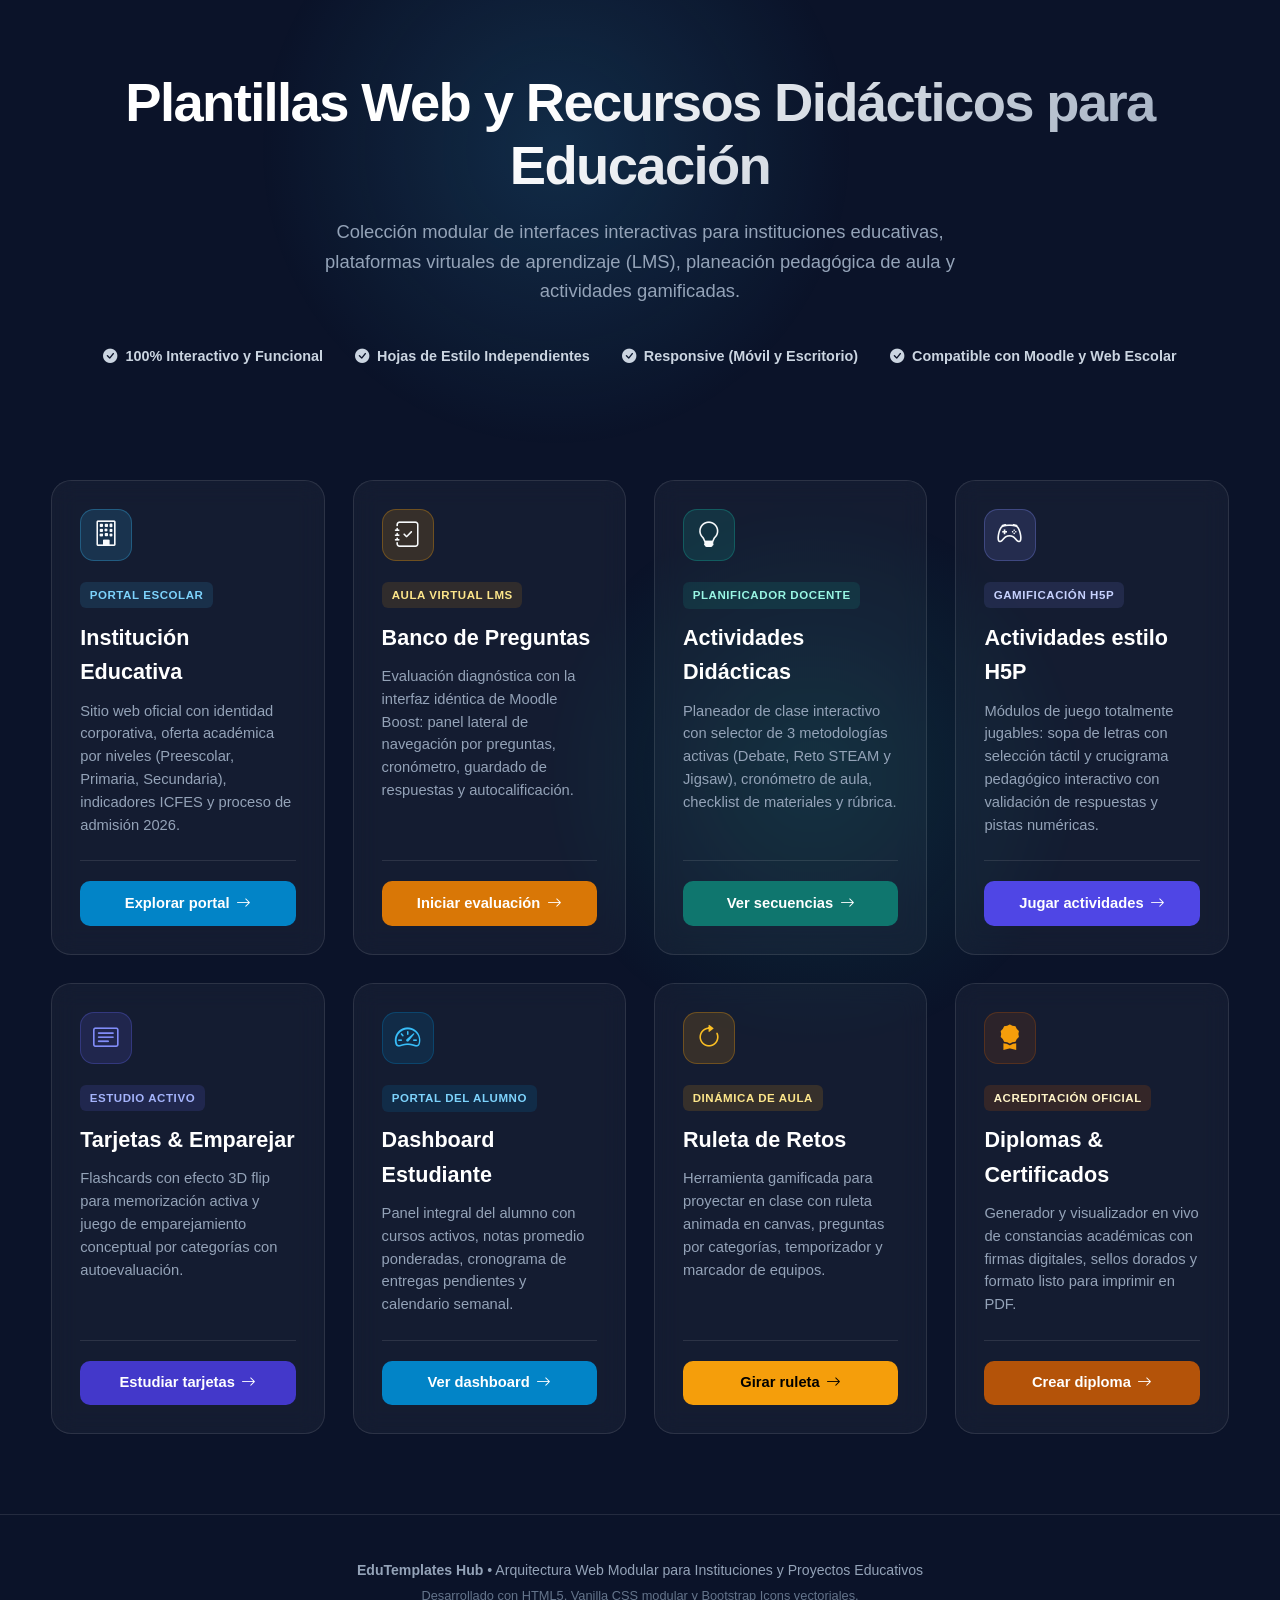
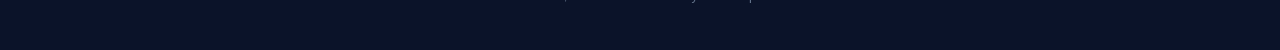
<file: index.html>
<!doctype html>
<html lang="es">

<head>
  <meta charset="UTF-8" />
  <meta name="viewport" content="width=device-width, initial-scale=1.0" />
  <title>Galería de Recursos y Plantillas Educativas | Ecosistema Digital</title>
  <!-- Bootstrap Icons CDN -->
  <link rel="stylesheet" href="https://cdn.jsdelivr.net/npm/bootstrap-icons@1.11.3/font/bootstrap-icons.min.css" />
  <link rel="stylesheet" href="assets/styles.css" />
</head>

<body>

  <!-- Hero Principal -->
  <section class="hub-container hub-hero">
    <h1>Plantillas Web y Recursos Didácticos para Educación</h1>
    <p>
      Colección modular de interfaces interactivas para instituciones educativas, plataformas virtuales de aprendizaje
      (LMS), planeación pedagógica de aula y actividades gamificadas.
    </p>

    <!-- Indicadores de Calidad -->
    <div class="hub-features-row">
      <div class="hub-feature-item">
        <i class="bi bi-check-circle-fill"></i> 100% Interactivo y Funcional
      </div>
      <div class="hub-feature-item">
        <i class="bi bi-check-circle-fill"></i> Hojas de Estilo Independientes
      </div>
      <div class="hub-feature-item">
        <i class="bi bi-check-circle-fill"></i> Responsive (Móvil y Escritorio)
      </div>
      <div class="hub-feature-item">
        <i class="bi bi-check-circle-fill"></i> Compatible con Moodle y Web Escolar
      </div>
    </div>
  </section>

  <!-- Catálogo de Plantillas -->
  <main class="hub-container">
    <div class="hub-grid">

      <!-- TARJETA 1: INSTITUCIÓN EDUCATIVA -->
      <article class="hub-card hub-card--inst">
        <div class="hub-card-top">
          <div class="hub-card-icon icon--inst">
            <i class="bi bi-building"></i>
          </div>
          <span class="hub-card-badge badge--inst">Portal Escolar</span>
          <h3>Institución Educativa</h3>
          <p>Sitio web oficial con identidad corporativa, oferta académica por niveles (Preescolar, Primaria,
            Secundaria), indicadores ICFES y proceso de admisión 2026.</p>
        </div>
        <div class="hub-card-footer">
          <a href="institucion-educativa.html" class="hub-btn btn--inst">
            Explorar portal <i class="bi bi-arrow-right"></i>
          </a>
        </div>
      </article>

      <!-- TARJETA 2: BANCO DE PREGUNTAS -->
      <article class="hub-card hub-card--lms">
        <div class="hub-card-top">
          <div class="hub-card-icon icon--lms">
            <i class="bi bi-journal-check"></i>
          </div>
          <span class="hub-card-badge badge--lms">Aula Virtual LMS</span>
          <h3>Banco de Preguntas</h3>
          <p>Evaluación diagnóstica con la interfaz idéntica de Moodle Boost: panel lateral de navegación por preguntas,
            cronómetro, guardado de respuestas y autocalificación.</p>
        </div>
        <div class="hub-card-footer">
          <a href="banco-preguntas.html" class="hub-btn btn--lms">
            Iniciar evaluación <i class="bi bi-arrow-right"></i>
          </a>
        </div>
      </article>

      <!-- TARJETA 3: ACTIVIDADES DIDÁCTICAS -->
      <article class="hub-card hub-card--didactic">
        <div class="hub-card-top">
          <div class="hub-card-icon icon--didactic">
            <i class="bi bi-lightbulb"></i>
          </div>
          <span class="hub-card-badge badge--didactic">Planificador Docente</span>
          <h3>Actividades Didácticas</h3>
          <p>Planeador de clase interactivo con selector de 3 metodologías activas (Debate, Reto STEAM y Jigsaw),
            cronómetro de aula, checklist de materiales y rúbrica.</p>
        </div>
        <div class="hub-card-footer">
          <a href="actividades-didacticas.html" class="hub-btn btn--didactic">
            Ver secuencias <i class="bi bi-arrow-right"></i>
          </a>
        </div>
      </article>

      <!-- TARJETA 4: ACTIVIDADES ESTILO H5P -->
      <article class="hub-card hub-card--h5p">
        <div class="hub-card-top">
          <div class="hub-card-icon icon--h5p">
            <i class="bi bi-controller"></i>
          </div>
          <span class="hub-card-badge badge--h5p">Gamificación H5P</span>
          <h3>Actividades estilo H5P</h3>
          <p>Módulos de juego totalmente jugables: sopa de letras con selección táctil y crucigrama pedagógico
            interactivo con validación de respuestas y pistas numéricas.</p>
        </div>
        <div class="hub-card-footer">
          <a href="h5p-actividades.html" class="hub-btn btn--h5p">
            Jugar actividades <i class="bi bi-arrow-right"></i>
          </a>
        </div>
      </article>

      <!-- TARJETA 5: FLASHCARDS Y EMPAREJAMIENTO -->
      <article class="hub-card hub-card--flashcards">
        <div class="hub-card-top">
          <div class="hub-card-icon icon--flashcards">
            <i class="bi bi-card-text"></i>
          </div>
          <span class="hub-card-badge badge--flashcards">Estudio Activo</span>
          <h3>Tarjetas & Emparejar</h3>
          <p>Flashcards con efecto 3D flip para memorización activa y juego de emparejamiento conceptual por categorías con autoevaluación.</p>
        </div>
        <div class="hub-card-footer">
          <a href="tarjetas-didacticas.html" class="hub-btn btn--flashcards">
            Estudiar tarjetas <i class="bi bi-arrow-right"></i>
          </a>
        </div>
      </article>

      <!-- TARJETA 6: DASHBOARD DEL ESTUDIANTE -->
      <article class="hub-card hub-card--student">
        <div class="hub-card-top">
          <div class="hub-card-icon icon--student">
            <i class="bi bi-speedometer2"></i>
          </div>
          <span class="hub-card-badge badge--student">Portal del Alumno</span>
          <h3>Dashboard Estudiante</h3>
          <p>Panel integral del alumno con cursos activos, notas promedio ponderadas, cronograma de entregas pendientes y calendario semanal.</p>
        </div>
        <div class="hub-card-footer">
          <a href="dashboard-estudiante.html" class="hub-btn btn--student">
            Ver dashboard <i class="bi bi-arrow-right"></i>
          </a>
        </div>
      </article>

      <!-- TARJETA 7: RULETA DE RETOS -->
      <article class="hub-card hub-card--spinner">
        <div class="hub-card-top">
          <div class="hub-card-icon icon--spinner">
            <i class="bi bi-arrow-clockwise"></i>
          </div>
          <span class="hub-card-badge badge--spinner">Dinámica de Aula</span>
          <h3>Ruleta de Retos</h3>
          <p>Herramienta gamificada para proyectar en clase con ruleta animada en canvas, preguntas por categorías, temporizador y marcador de equipos.</p>
        </div>
        <div class="hub-card-footer">
          <a href="ruleta-retos.html" class="hub-btn btn--spinner">
            Girar ruleta <i class="bi bi-arrow-right"></i>
          </a>
        </div>
      </article>

      <!-- TARJETA 8: CERTIFICADOS Y DIPLOMAS -->
      <article class="hub-card hub-card--cert">
        <div class="hub-card-top">
          <div class="hub-card-icon icon--cert">
            <i class="bi bi-award-fill"></i>
          </div>
          <span class="hub-card-badge badge--cert">Acreditación Oficial</span>
          <h3>Diplomas & Certificados</h3>
          <p>Generador y visualizador en vivo de constancias académicas con firmas digitales, sellos dorados y formato listo para imprimir en PDF.</p>
        </div>
        <div class="hub-card-footer">
          <a href="certificados.html" class="hub-btn btn--cert">
            Crear diploma <i class="bi bi-arrow-right"></i>
          </a>
        </div>
      </article>

    </div>
  </main>

  <!-- Footer del Hub -->
  <footer class="hub-footer">
    <div class="hub-container">
      <p><strong>EduTemplates Hub</strong> • Arquitectura Web Modular para Instituciones y Proyectos Educativos</p>
      <p style="font-size: 0.8rem; color: #64748b;">Desarrollado con HTML5, Vanilla CSS modular y Bootstrap Icons
        vectoriales.</p>
    </div>
  </footer>

</body>

</html>
</file>
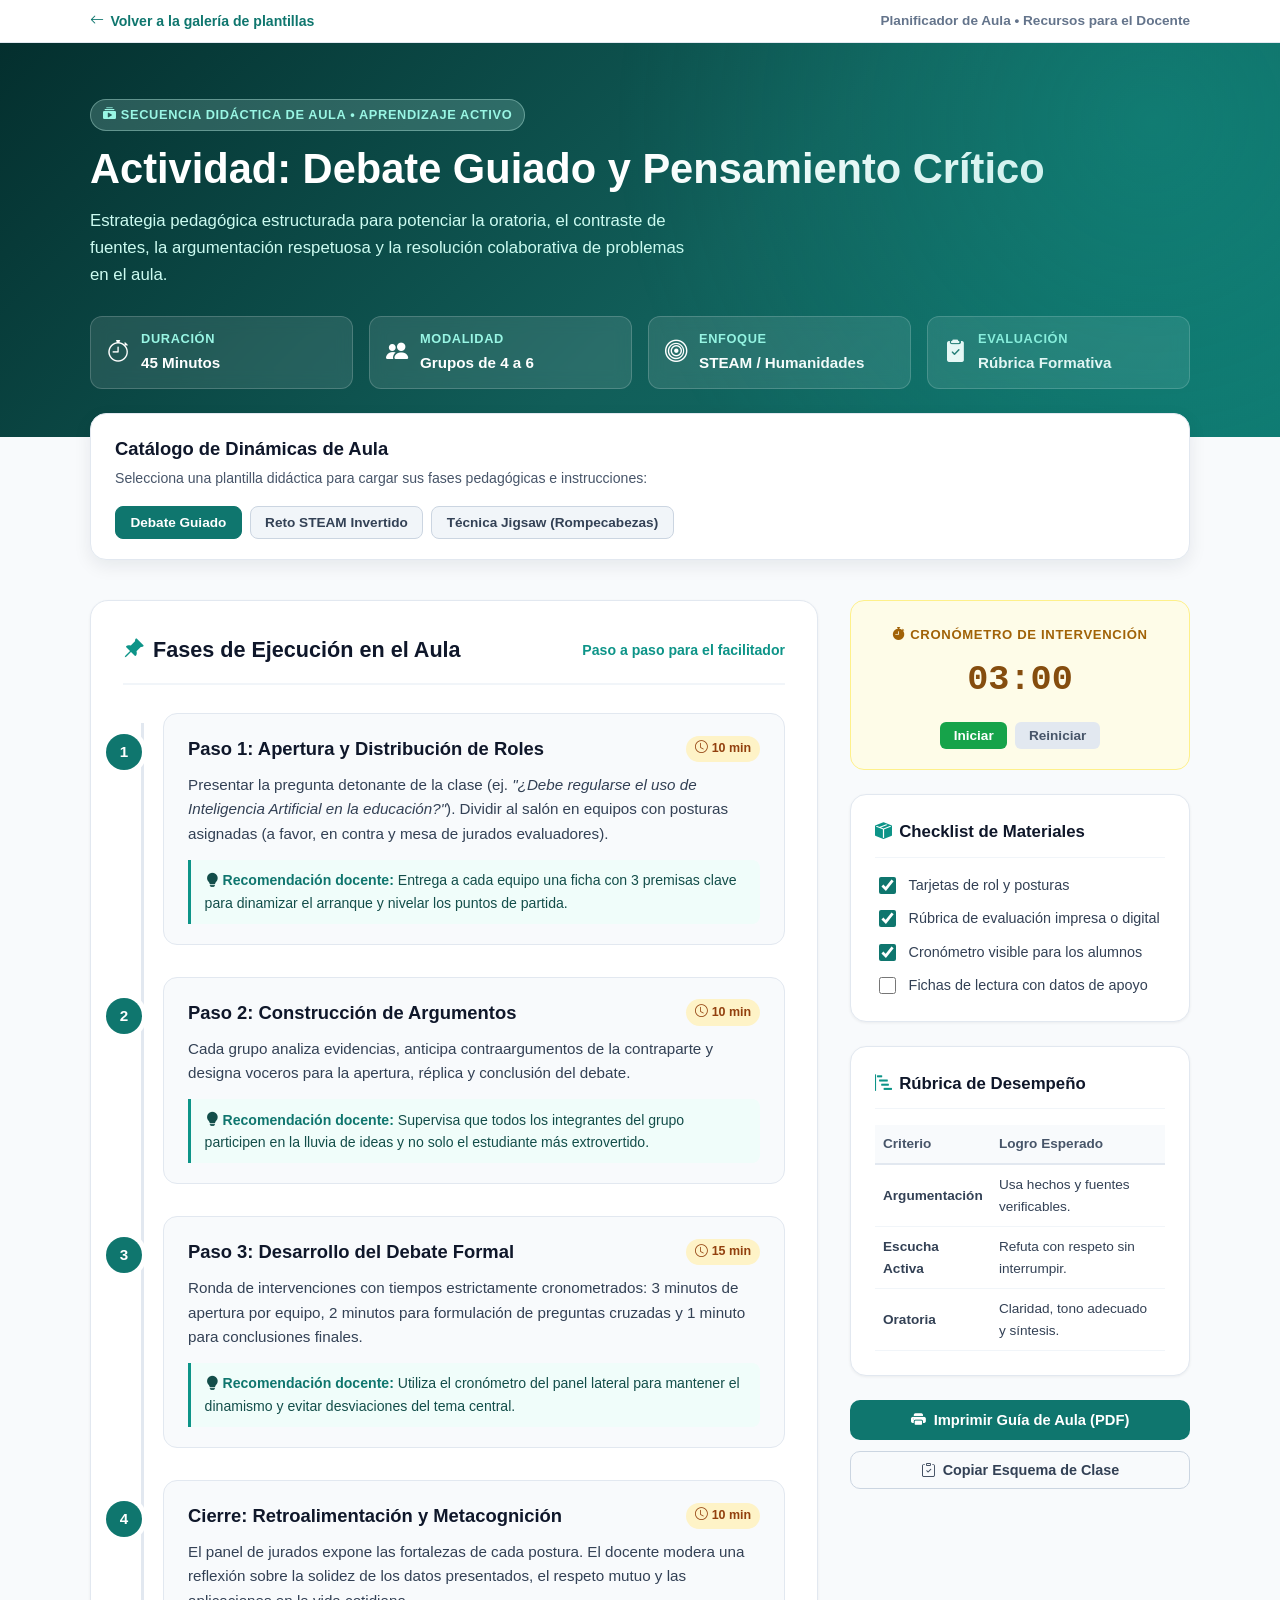
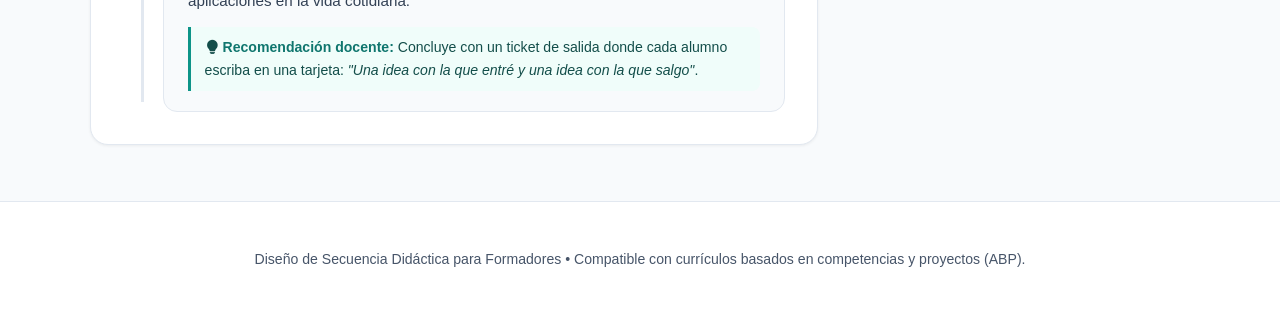
<file: actividades-didacticas.html>
<!doctype html>
<html lang="es">
<head>
  <meta charset="UTF-8" />
  <meta name="viewport" content="width=device-width, initial-scale=1.0" />
  <title>Secuencia Didáctica: Debate Guiado y Pensamiento Crítico | Guía Pedagógica</title>
  <!-- Bootstrap Icons CDN -->
  <link rel="stylesheet" href="https://cdn.jsdelivr.net/npm/bootstrap-icons@1.11.3/font/bootstrap-icons.min.css" />
  <!-- CSS propio e independiente para esta plantilla -->
  <link rel="stylesheet" href="assets/actividades-didacticas.css" />
</head>
<body>

  <!-- Barra superior con enlace de retorno -->
  <header class="did-topbar">
    <div class="did-container" style="display:flex; justify-content:space-between; align-items:center;">
      <a class="did-back-link" href="index.html">
        <i class="bi bi-arrow-left"></i> Volver a la galería de plantillas
      </a>
      <span style="font-size: 0.85rem; color: #64748b; font-weight: 600;">Planificador de Aula • Recursos para el Docente</span>
    </div>
  </header>

  <!-- Hero de la Secuencia Didáctica -->
  <section class="did-hero">
    <div class="did-container">
      <span class="hero-tag"><i class="bi bi-collection-play-fill"></i> Secuencia Didáctica de Aula • Aprendizaje Activo</span>
      <h1 id="activity-title">Actividad: Debate Guiado y Pensamiento Crítico</h1>
      <p id="activity-description">
        Estrategia pedagógica estructurada para potenciar la oratoria, el contraste de fuentes, la argumentación respetuosa y la resolución colaborativa de problemas en el aula.
      </p>

      <!-- Metadatos de la actividad -->
      <div class="meta-ribbon">
        <div class="meta-pill">
          <div class="meta-pill-icon"><i class="bi bi-stopwatch"></i></div>
          <div class="meta-pill-text">
            <strong>Duración</strong>
            <span id="meta-duration">45 Minutos</span>
          </div>
        </div>

        <div class="meta-pill">
          <div class="meta-pill-icon"><i class="bi bi-people-fill"></i></div>
          <div class="meta-pill-text">
            <strong>Modalidad</strong>
            <span>Grupos de 4 a 6</span>
          </div>
        </div>

        <div class="meta-pill">
          <div class="meta-pill-icon"><i class="bi bi-bullseye"></i></div>
          <div class="meta-pill-text">
            <strong>Enfoque</strong>
            <span>STEAM / Humanidades</span>
          </div>
        </div>

        <div class="meta-pill">
          <div class="meta-pill-icon"><i class="bi bi-clipboard2-check-fill"></i></div>
          <div class="meta-pill-text">
            <strong>Evaluación</strong>
            <span>Rúbrica Formativa</span>
          </div>
        </div>
      </div>
    </div>
  </section>

  <!-- Selector interactivo de dinámicas didácticas -->
  <div class="did-container activity-selector-section">
    <div class="selector-card">
      <div class="selector-info">
        <h2>Catálogo de Dinámicas de Aula</h2>
        <p>Selecciona una plantilla didáctica para cargar sus fases pedagógicas e instrucciones:</p>
      </div>
      <div class="activity-tabs">
        <button class="tab-btn active" onclick="loadActivity('debate', this)">Debate Guiado</button>
        <button class="tab-btn" onclick="loadActivity('steam', this)">Reto STEAM Invertido</button>
        <button class="tab-btn" onclick="loadActivity('jigsaw', this)">Técnica Jigsaw (Rompecabezas)</button>
      </div>
    </div>
  </div>

  <!-- Contenido Principal: Pasos de la Secuencia + Panel de Recursos -->
  <main class="did-container">
    <div class="did-body-layout">

      <!-- Columna Principal: Fases Metodológicas (Timeline) -->
      <section class="sequence-wrapper">
        <div class="sequence-head">
          <h3><i class="bi bi-pin-angle-fill" style="color:#0d9488;"></i> Fases de Ejecución en el Aula</h3>
          <span style="font-size: 0.88rem; font-weight: 600; color: #0d9488;">Paso a paso para el facilitador</span>
        </div>

        <div class="timeline-steps" id="steps-container">
          <!-- Paso 1 -->
          <article class="step-card">
            <div class="step-bullet">1</div>
            <div class="step-card-header">
              <h4 class="step-title">Paso 1: Apertura y Distribución de Roles</h4>
              <span class="step-duration"><i class="bi bi-clock"></i> 10 min</span>
            </div>
            <p class="step-desc">
              Presentar la pregunta detonante de la clase (ej. <em>"¿Debe regularse el uso de Inteligencia Artificial en la educación?"</em>). Dividir al salón en equipos con posturas asignadas (a favor, en contra y mesa de jurados evaluadores).
            </p>
            <div class="step-tips">
              <i class="bi bi-lightbulb-fill"></i> <strong>Recomendación docente:</strong> Entrega a cada equipo una ficha con 3 premisas clave para dinamizar el arranque y nivelar los puntos de partida.
            </div>
          </article>

          <!-- Paso 2 -->
          <article class="step-card">
            <div class="step-bullet">2</div>
            <div class="step-card-header">
              <h4 class="step-title">Paso 2: Construcción de Argumentos</h4>
              <span class="step-duration"><i class="bi bi-clock"></i> 10 min</span>
            </div>
            <p class="step-desc">
              Cada grupo analiza evidencias, anticipa contraargumentos de la contraparte y designa voceros para la apertura, réplica y conclusión del debate.
            </p>
            <div class="step-tips">
              <i class="bi bi-lightbulb-fill"></i> <strong>Recomendación docente:</strong> Supervisa que todos los integrantes del grupo participen en la lluvia de ideas y no solo el estudiante más extrovertido.
            </div>
          </article>

          <!-- Paso 3 -->
          <article class="step-card">
            <div class="step-bullet">3</div>
            <div class="step-card-header">
              <h4 class="step-title">Paso 3: Desarrollo del Debate Formal</h4>
              <span class="step-duration"><i class="bi bi-clock"></i> 15 min</span>
            </div>
            <p class="step-desc">
              Ronda de intervenciones con tiempos estrictamente cronometrados: 3 minutos de apertura por equipo, 2 minutos para formulación de preguntas cruzadas y 1 minuto para conclusiones finales.
            </p>
            <div class="step-tips">
              <i class="bi bi-lightbulb-fill"></i> <strong>Recomendación docente:</strong> Utiliza el cronómetro del panel lateral para mantener el dinamismo y evitar desviaciones del tema central.
            </div>
          </article>

          <!-- Cierre -->
          <article class="step-card">
            <div class="step-bullet">4</div>
            <div class="step-card-header">
              <h4 class="step-title">Cierre: Retroalimentación y Metacognición</h4>
              <span class="step-duration"><i class="bi bi-clock"></i> 10 min</span>
            </div>
            <p class="step-desc">
              El panel de jurados expone las fortalezas de cada postura. El docente modera una reflexión sobre la solidez de los datos presentados, el respeto mutuo y las aplicaciones en la vida cotidiana.
            </p>
            <div class="step-tips">
              <i class="bi bi-lightbulb-fill"></i> <strong>Recomendación docente:</strong> Concluye con un ticket de salida donde cada alumno escriba en una tarjeta: <em>"Una idea con la que entré y una idea con la que salgo"</em>.
            </div>
          </article>
        </div>
      </section>

      <!-- Columna Lateral: Herramientas del Docente (Materiales, Cronómetro, Rúbrica) -->
      <aside class="did-sidebar">

        <!-- Cronómetro de clase -->
        <div class="timer-widget">
          <span style="font-size: 0.82rem; font-weight: 700; text-transform: uppercase; letter-spacing: 0.05em; color: #a16207;">
            <i class="bi bi-stopwatch-fill"></i> Cronómetro de Intervención
          </span>
          <div class="timer-display" id="timer-display">03:00</div>
          <div class="timer-controls">
            <button class="timer-btn timer-btn-start" id="timer-toggle-btn" onclick="toggleTimer()">Iniciar</button>
            <button class="timer-btn timer-btn-reset" onclick="resetTimer()">Reiniciar</button>
          </div>
        </div>

        <!-- Checklist de Materiales -->
        <div class="sidebar-box">
          <h4><i class="bi bi-box-seam-fill" style="color:#0d9488;"></i> Checklist de Materiales</h4>
          <ul class="materials-list" id="materials-list">
            <li class="material-item">
              <input type="checkbox" id="mat1" checked>
              <label for="mat1">Tarjetas de rol y posturas</label>
            </li>
            <li class="material-item">
              <input type="checkbox" id="mat2" checked>
              <label for="mat2">Rúbrica de evaluación impresa o digital</label>
            </li>
            <li class="material-item">
              <input type="checkbox" id="mat3" checked>
              <label for="mat3">Cronómetro visible para los alumnos</label>
            </li>
            <li class="material-item">
              <input type="checkbox" id="mat4">
              <label for="mat4">Fichas de lectura con datos de apoyo</label>
            </li>
          </ul>
        </div>

        <!-- Rúbrica de Evaluación Rápida -->
        <div class="sidebar-box">
          <h4><i class="bi bi-bar-chart-steps" style="color:#0d9488;"></i> Rúbrica de Desempeño</h4>
          <table class="rubric-table">
            <thead>
              <tr>
                <th>Criterio</th>
                <th>Logro Esperado</th>
              </tr>
            </thead>
            <tbody id="rubric-body">
              <tr>
                <td><strong>Argumentación</strong></td>
                <td>Usa hechos y fuentes verificables.</td>
              </tr>
              <tr>
                <td><strong>Escucha Activa</strong></td>
                <td>Refuta con respeto sin interrumpir.</td>
              </tr>
              <tr>
                <td><strong>Oratoria</strong></td>
                <td>Claridad, tono adecuado y síntesis.</td>
              </tr>
            </tbody>
          </table>
        </div>

        <!-- Acciones del Docente -->
        <div class="docent-actions">
          <button class="btn-did-primary" onclick="window.print()">
            <i class="bi bi-printer-fill"></i> Imprimir Guía de Aula (PDF)
          </button>
          <button class="btn-did-outline" onclick="copyPlan()">
            <i class="bi bi-clipboard-check"></i> Copiar Esquema de Clase
          </button>
        </div>

      </aside>

    </div>
  </main>

  <footer class="did-footer">
    <div class="did-container">
      <p>Diseño de Secuencia Didáctica para Formadores • Compatible con currículos basados en competencias y proyectos (ABP).</p>
    </div>
  </footer>

  <!-- Script interactivo: Cambio de actividades y cronómetro de aula -->
  <script>
    const activitiesDB = {
      debate: {
        title: "Actividad: Debate Guiado y Pensamiento Crítico",
        description: "Estrategia pedagógica estructurada para potenciar la oratoria, el contraste de fuentes, la argumentación respetuosa y la resolución colaborativa de problemas en el aula.",
        duration: "45 Minutos",
        steps: [
          {
            num: 1,
            title: "Paso 1: Apertura y Distribución de Roles",
            time: "10 min",
            desc: "Presentar la pregunta detonante de la clase (ej. '¿Debe regularse el uso de Inteligencia Artificial en la educación?'). Dividir al salón en equipos con posturas asignadas (a favor, en contra y jurados).",
            tip: "Entrega a cada equipo una ficha con 3 premisas clave para dinamizar el arranque y nivelar los puntos de partida."
          },
          {
            num: 2,
            title: "Paso 2: Construcción de Argumentos",
            time: "10 min",
            desc: "Cada grupo analiza evidencias, anticipa contraargumentos de la contraparte y designa voceros para la apertura, réplica y conclusión del debate.",
            tip: "Supervisa que todos los integrantes del grupo participen en la lluvia de ideas y no solo el estudiante más extrovertido."
          },
          {
            num: 3,
            title: "Paso 3: Desarrollo del Debate Formal",
            time: "15 min",
            desc: "Ronda de intervenciones con tiempos estrictamente cronometrados: 3 minutos de apertura por equipo, 2 minutos para preguntas cruzadas y 1 minuto para conclusiones.",
            tip: "Utiliza el cronómetro del panel lateral para mantener el dinamismo y evitar desviaciones del tema central."
          },
          {
            num: 4,
            title: "Cierre: Retroalimentación y Metacognición",
            time: "10 min",
            desc: "El panel de jurados expone las fortalezas de cada postura. El docente modera una reflexión sobre la solidez de los datos y el respeto mutuo.",
            tip: "Concluye con un ticket de salida: 'Una idea con la que entré y una idea con la que salgo'."
          }
        ],
        materials: ["Tarjetas de rol y posturas", "Rúbrica de evaluación", "Cronómetro visible", "Fichas de lectura previa"],
        rubric: [
          { crit: "Argumentación", desc: "Usa hechos y fuentes verificables." },
          { crit: "Escucha Activa", desc: "Refuta con respeto sin interrumpir." },
          { crit: "Oratoria", desc: "Claridad, tono adecuado y síntesis." }
        ]
      },

      steam: {
        title: "Actividad: Reto STEAM Invertido (Maker)",
        description: "Desafío de prototipado rápido donde los estudiantes aplican conceptos de física, matemática y diseño para solucionar un desafío comunitario con materiales reciclados.",
        duration: "60 Minutos",
        steps: [
          {
            num: 1,
            title: "Paso 1: Lanzamiento del Desafío Real",
            time: "10 min",
            desc: "Plantear una problemática concreta: 'Diseñar un puente ligero capaz de soportar 1 kg usando solo palitos de madera y pegamento'.",
            tip: "Muestra ejemplos de puentes reales para inspirar principios de triangulación estructural."
          },
          {
            num: 2,
            title: "Paso 2: Ideación y Bocetado",
            time: "15 min",
            desc: "Los equipos trazan planos acotados a escala en papel milimetrado calculando distribución de cargas y pesos.",
            tip: "Exige que el plano sea aprobado antes de entregar los materiales físicos."
          },
          {
            num: 3,
            title: "Paso 3: Prototipado y Ensamble",
            time: "25 min",
            desc: "Construcción física del modelo siguiendo las especificaciones del plano diseñado.",
            tip: "Fomenta la división de tareas: ensamble de vigas, cortes y supervisión de medidas."
          },
          {
            num: 4,
            title: "Cierre: Prueba de Carga y Evaluación",
            time: "10 min",
            desc: "Cada equipo coloca pesas graduales en su puente frente a la clase hasta alcanzar el objetivo o colapso.",
            tip: "Celebren tanto el éxito como el fallo: analizar por qué falló una estructura es el mayor aprendizaje de la ingeniería."
          }
        ],
        materials: ["Palitos de madera y pegamento", "Reglas y papel milimetrado", "Juego de pesas de calibración", "Báscula digital"],
        rubric: [
          { crit: "Diseño y Planos", desc: "Cumple con las escalas y medidas solicitadas." },
          { crit: "Resistencia Mecánica", desc: "Soporta el peso mínimo estipulado." },
          { crit: "Trabajo en Equipo", desc: "Distribución equitativa y colaboración activa." }
        ]
      },

      jigsaw: {
        title: "Actividad: Técnica Jigsaw (Rompecabezas de Expertos)",
        description: "Metodología de aprendizaje cooperativo donde cada estudiante domina un subtema particular y luego enseña a sus compañeros de equipo para completar el conocimiento global.",
        duration: "50 Minutos",
        steps: [
          {
            num: 1,
            title: "Paso 1: Conformación de Grupos Base",
            time: "5 min",
            desc: "Se organizan grupos base de 4 estudiantes. A cada integrante se le asigna un número del 1 al 4 correspondiente a una sección del contenido.",
            tip: "Asegúrate de que el material esté claramente dividido en 4 lecturas independientes."
          },
          {
            num: 2,
            title: "Paso 2: Reunión en Grupos de Expertos",
            time: "20 min",
            desc: "Todos los 'números 1' se reúnen en una mesa, los 'números 2' en otra, etc. Leen a fondo su subtema, debaten dudas y definen cómo enseñárselo a los demás.",
            tip: "Visita las mesas de expertos para verificar que no queden conceptos erróneos antes del regreso."
          },
          {
            num: 3,
            title: "Paso 3: Retorno y Enseñanza Cruzada",
            time: "15 min",
            desc: "Los alumnos regresan a sus grupos base originales. Cada experto dispone de 3 minutos para explicar su sección a sus compañeros.",
            tip: "Los demás integrantes deben tomar apuntes obligatorios en su bitácora de clase."
          },
          {
            num: 4,
            title: "Cierre: Evaluación y Síntesis Grupal",
            time: "10 min",
            desc: "Cuestionario breve individual donde entran preguntas de las 4 secciones para comprobar la efectividad de la enseñanza entre pares.",
            tip: "Otorga puntos extra al equipo si todos sus miembros aprueban el test individual."
          }
        ],
        materials: ["Textos fragmentados en 4 secciones", "Guías de lectura para expertos", "Bitácoras de apuntes", "Cuestionario de salida"],
        rubric: [
          { crit: "Dominio Temático", desc: "Claridad al enseñar el tema asignado." },
          { crit: "Atención y Apuntes", desc: "Registro completo de los temas de los compañeros." },
          { crit: "Responsabilidad", desc: "Cumplimiento del rol en el tiempo límite." }
        ]
      }
    };

    function loadActivity(key, btn) {
      document.querySelectorAll('.tab-btn').forEach(b => b.classList.remove('active'));
      btn.classList.add('active');

      const data = activitiesDB[key];
      if (!data) return;

      document.getElementById('activity-title').textContent = data.title;
      document.getElementById('activity-description').textContent = data.description;
      document.getElementById('meta-duration').textContent = data.duration;

      const stepsContainer = document.getElementById('steps-container');
      stepsContainer.innerHTML = data.steps.map(s => `
        <article class="step-card">
          <div class="step-bullet">${s.num}</div>
          <div class="step-card-header">
            <h4 class="step-title">${s.title}</h4>
            <span class="step-duration"><i class="bi bi-clock"></i> ${s.time}</span>
          </div>
          <p class="step-desc">${s.desc}</p>
          <div class="step-tips">
            <i class="bi bi-lightbulb-fill"></i> <strong>Recomendación docente:</strong> ${s.tip}
          </div>
        </article>
      `).join('');

      const matContainer = document.getElementById('materials-list');
      matContainer.innerHTML = data.materials.map((m, idx) => `
        <li class="material-item">
          <input type="checkbox" id="mat_${idx}" checked>
          <label for="mat_${idx}">${m}</label>
        </li>
      `).join('');

      const rubricContainer = document.getElementById('rubric-body');
      rubricContainer.innerHTML = data.rubric.map(r => `
        <tr>
          <td><strong>${r.crit}</strong></td>
          <td>${r.desc}</td>
        </tr>
      `).join('');
    }

    let timerSeconds = 180;
    let timerInterval = null;

    function formatTime(sec) {
      const m = Math.floor(sec / 60).toString().padStart(2, '0');
      const s = (sec % 60).toString().padStart(2, '0');
      return `${m}:${s}`;
    }

    function toggleTimer() {
      const btn = document.getElementById('timer-toggle-btn');
      if (timerInterval) {
        clearInterval(timerInterval);
        timerInterval = null;
        btn.textContent = 'Reanudar';
        btn.style.background = '#16a34a';
      } else {
        btn.textContent = 'Pausar';
        btn.style.background = '#d97706';
        timerInterval = setInterval(() => {
          if (timerSeconds > 0) {
            timerSeconds--;
            document.getElementById('timer-display').textContent = formatTime(timerSeconds);
          } else {
            clearInterval(timerInterval);
            timerInterval = null;
            btn.textContent = 'Iniciar';
            btn.style.background = '#16a34a';
            alert('¡Tiempo cumplido para esta fase de la actividad!');
          }
        }, 1000);
      }
    }

    function resetTimer() {
      if (timerInterval) clearInterval(timerInterval);
      timerInterval = null;
      timerSeconds = 180;
      document.getElementById('timer-display').textContent = '03:00';
      const btn = document.getElementById('timer-toggle-btn');
      btn.textContent = 'Iniciar';
      btn.style.background = '#16a34a';
    }

    function copyPlan() {
      const title = document.getElementById('activity-title').textContent;
      const desc = document.getElementById('activity-description').textContent;
      navigator.clipboard.writeText(`${title}\n\n${desc}\n\nPlanificado con la Guía Didáctica de Aula.`);
      alert('Esquema de clase copiado al portapapeles con éxito.');
    }
  </script>
</body>
</html>
</file>
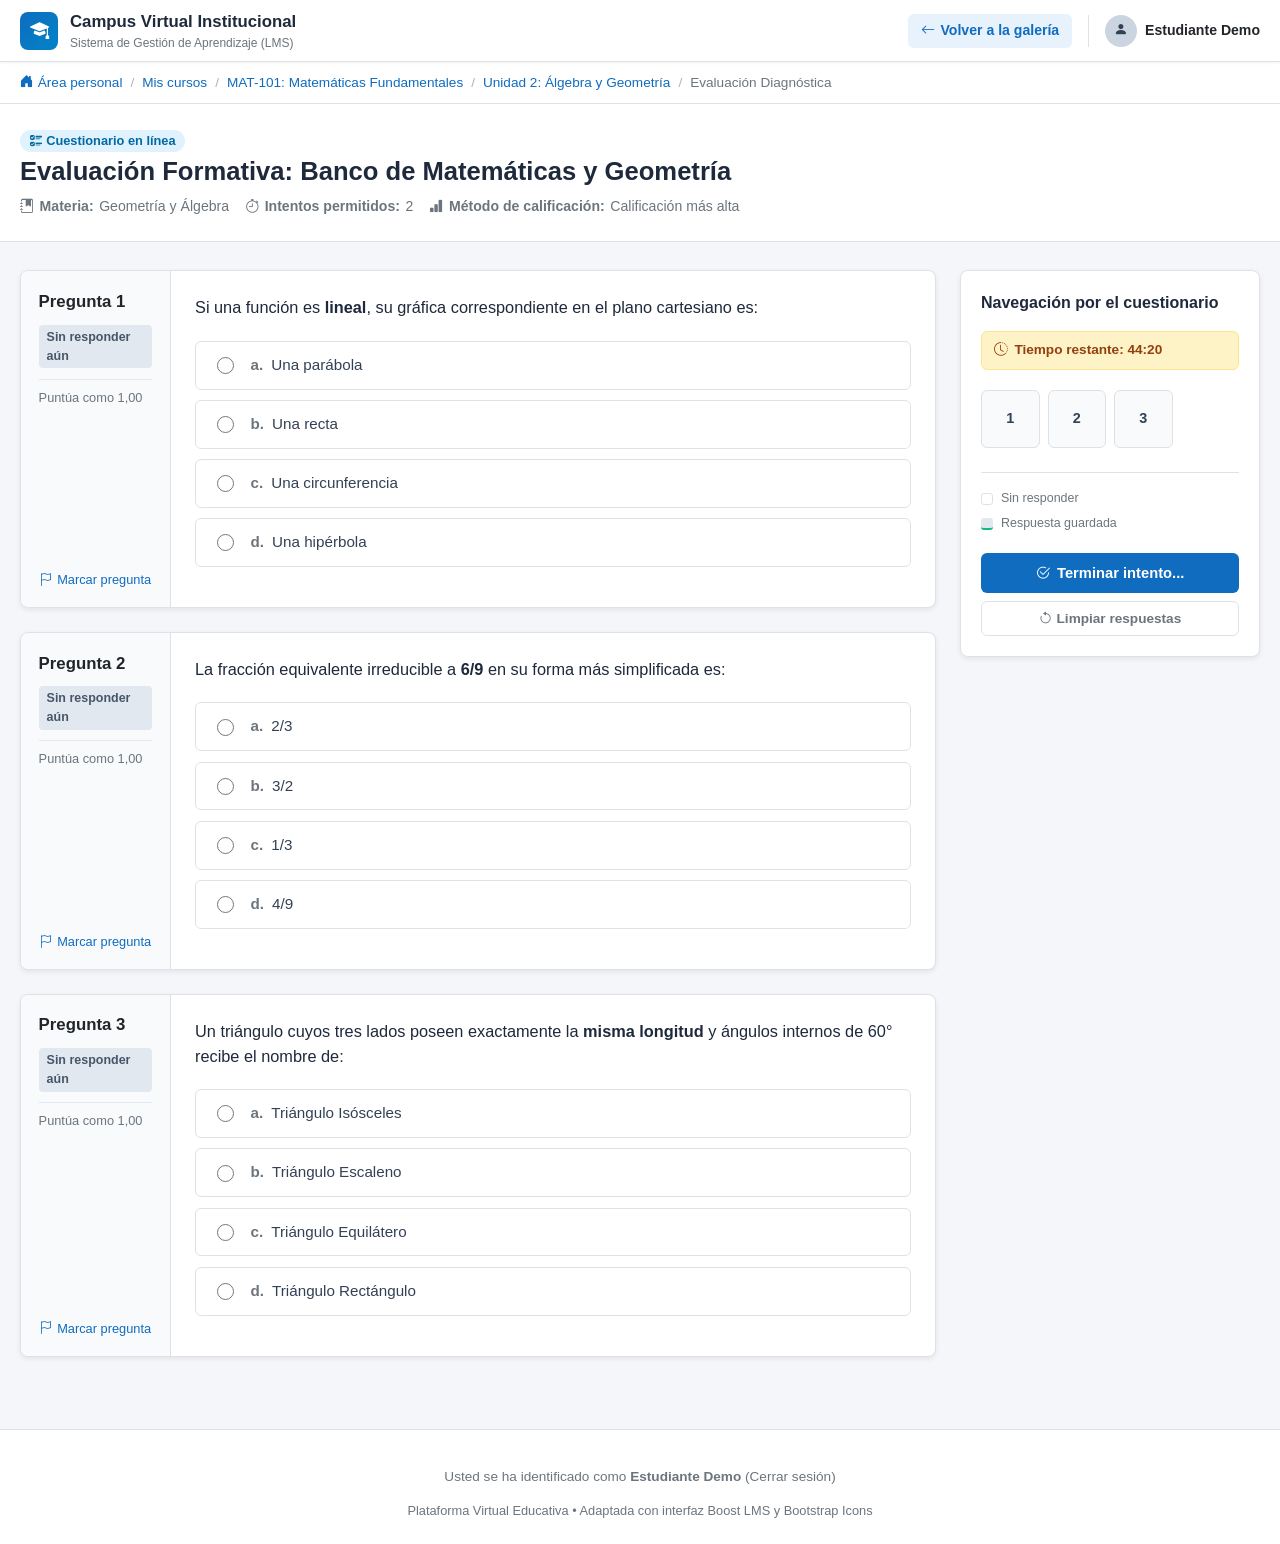
<file: banco-preguntas.html>
<!doctype html>
<html lang="es">
<head>
  <meta charset="UTF-8" />
  <meta name="viewport" content="width=device-width, initial-scale=1.0" />
  <title>Cuestionario: Matemáticas y Razonamiento Lógico | Aula Virtual</title>
  <!-- Bootstrap Icons CDN -->
  <link rel="stylesheet" href="https://cdn.jsdelivr.net/npm/bootstrap-icons@1.11.3/font/bootstrap-icons.min.css" />
  <!-- CSS propio e independiente para esta plantilla estilo Moodle LMS -->
  <link rel="stylesheet" href="assets/banco-preguntas.css" />
</head>
<body>

  <!-- Barra de navegación del aula virtual (Moodle Navbar) -->
  <header class="lms-navbar">
    <div class="lms-nav-container">
      <a href="#" class="lms-brand">
        <div class="lms-brand-logo">
          <i class="bi bi-mortarboard-fill"></i>
        </div>
        <div>
          <span class="lms-brand-title">Campus Virtual Institucional</span>
          <span class="lms-brand-sub">Sistema de Gestión de Aprendizaje (LMS)</span>
        </div>
      </a>

      <div class="lms-user-menu">
        <a class="lms-back-link" href="index.html">
          <i class="bi bi-arrow-left"></i> Volver a la galería
        </a>
        <div class="user-profile">
          <div class="user-avatar"><i class="bi bi-person-fill"></i></div>
          <span>Estudiante Demo</span>
        </div>
      </div>
    </div>
  </header>

  <!-- Moodle Breadcrumbs -->
  <nav class="lms-breadcrumb-bar" aria-label="Miga de pan">
    <div class="lms-container">
      <ul class="lms-breadcrumbs">
        <li><a href="#"><i class="bi bi-house-door-fill"></i> Área personal</a></li>
        <li><a href="#">Mis cursos</a></li>
        <li><a href="#">MAT-101: Matemáticas Fundamentales</a></li>
        <li><a href="#">Unidad 2: Álgebra y Geometría</a></li>
        <li aria-current="page">Evaluación Diagnóstica</li>
      </ul>
    </div>
  </nav>

  <!-- Encabezado de la Actividad / Cuestionario -->
  <section class="lms-page-header">
    <div class="lms-container">
      <div class="header-content">
        <div class="header-title-area">
          <span class="exam-badge"><i class="bi bi-ui-checks"></i> Cuestionario en línea</span>
          <h1>Evaluación Formativa: Banco de Matemáticas y Geometría</h1>
          <div class="header-meta">
            <span><i class="bi bi-journal-bookmark-fill"></i> <strong>Materia:</strong> Geometría y Álgebra</span>
            <span><i class="bi bi-stopwatch"></i> <strong>Intentos permitidos:</strong> 2</span>
            <span><i class="bi bi-bar-chart-fill"></i> <strong>Método de calificación:</strong> Calificación más alta</span>
          </div>
        </div>
      </div>
    </div>
  </section>

  <!-- Cuerpo Principal: Formato Moodle a dos columnas -->
  <main class="lms-container">
    <div class="lms-main-layout">
      <!-- Columna Izquierda: Listado de Preguntas Moodle -->
      <section class="questions-stream" id="questions-container">

        <!-- PREGUNTA 1 -->
        <article class="moodle-question" id="q1" data-correct="B">
          <div class="question-info-col">
            <h2 class="question-number">Pregunta 1</h2>
            <span class="question-state" id="q1-state">Sin responder aún</span>
            <div class="question-points">Puntúa como 1,00</div>
            <a href="#flag" class="flag-question" onclick="toggleFlag(event, this)">
              <i class="bi bi-flag"></i> Marcar pregunta
            </a>
          </div>

          <div class="question-content-col">
            <p class="question-stem">
              Si una función es <strong>lineal</strong>, su gráfica correspondiente en el plano cartesiano es:
            </p>

            <ul class="answer-options" role="radiogroup" aria-label="Opciones de respuesta pregunta 1">
              <label class="answer-option" for="q1_a">
                <input type="radio" name="q1" id="q1_a" value="A" onchange="markAnswered(1)">
                <div class="option-text-wrap"><span class="option-label">a.</span> Una parábola</div>
              </label>

              <label class="answer-option" for="q1_b">
                <input type="radio" name="q1" id="q1_b" value="B" onchange="markAnswered(1)">
                <div class="option-text-wrap"><span class="option-label">b.</span> Una recta</div>
              </label>

              <label class="answer-option" for="q1_c">
                <input type="radio" name="q1" id="q1_c" value="C" onchange="markAnswered(1)">
                <div class="option-text-wrap"><span class="option-label">c.</span> Una circunferencia</div>
              </label>

              <label class="answer-option" for="q1_d">
                <input type="radio" name="q1" id="q1_d" value="D" onchange="markAnswered(1)">
                <div class="option-text-wrap"><span class="option-label">d.</span> Una hipérbola</div>
              </label>
            </ul>

            <div class="moodle-feedback" id="q1-feedback"></div>
          </div>
        </article>

        <!-- PREGUNTA 2 -->
        <article class="moodle-question" id="q2" data-correct="A">
          <div class="question-info-col">
            <h2 class="question-number">Pregunta 2</h2>
            <span class="question-state" id="q2-state">Sin responder aún</span>
            <div class="question-points">Puntúa como 1,00</div>
            <a href="#flag" class="flag-question" onclick="toggleFlag(event, this)">
              <i class="bi bi-flag"></i> Marcar pregunta
            </a>
          </div>

          <div class="question-content-col">
            <p class="question-stem">
              La fracción equivalente irreducible a <strong>6/9</strong> en su forma más simplificada es:
            </p>

            <ul class="answer-options" role="radiogroup" aria-label="Opciones de respuesta pregunta 2">
              <label class="answer-option" for="q2_a">
                <input type="radio" name="q2" id="q2_a" value="A" onchange="markAnswered(2)">
                <div class="option-text-wrap"><span class="option-label">a.</span> 2/3</div>
              </label>

              <label class="answer-option" for="q2_b">
                <input type="radio" name="q2" id="q2_b" value="B" onchange="markAnswered(2)">
                <div class="option-text-wrap"><span class="option-label">b.</span> 3/2</div>
              </label>

              <label class="answer-option" for="q2_c">
                <input type="radio" name="q2" id="q2_c" value="C" onchange="markAnswered(2)">
                <div class="option-text-wrap"><span class="option-label">c.</span> 1/3</div>
              </label>

              <label class="answer-option" for="q2_d">
                <input type="radio" name="q2" id="q2_d" value="D" onchange="markAnswered(2)">
                <div class="option-text-wrap"><span class="option-label">d.</span> 4/9</div>
              </label>
            </ul>

            <div class="moodle-feedback" id="q2-feedback"></div>
          </div>
        </article>

        <!-- PREGUNTA 3 -->
        <article class="moodle-question" id="q3" data-correct="C">
          <div class="question-info-col">
            <h2 class="question-number">Pregunta 3</h2>
            <span class="question-state" id="q3-state">Sin responder aún</span>
            <div class="question-points">Puntúa como 1,00</div>
            <a href="#flag" class="flag-question" onclick="toggleFlag(event, this)">
              <i class="bi bi-flag"></i> Marcar pregunta
            </a>
          </div>

          <div class="question-content-col">
            <p class="question-stem">
              Un triángulo cuyos tres lados poseen exactamente la <strong>misma longitud</strong> y ángulos internos de 60° recibe el nombre de:
            </p>

            <ul class="answer-options" role="radiogroup" aria-label="Opciones de respuesta pregunta 3">
              <label class="answer-option" for="q3_a">
                <input type="radio" name="q3" id="q3_a" value="A" onchange="markAnswered(3)">
                <div class="option-text-wrap"><span class="option-label">a.</span> Triángulo Isósceles</div>
              </label>

              <label class="answer-option" for="q3_b">
                <input type="radio" name="q3" id="q3_b" value="B" onchange="markAnswered(3)">
                <div class="option-text-wrap"><span class="option-label">b.</span> Triángulo Escaleno</div>
              </label>

              <label class="answer-option" for="q3_c">
                <input type="radio" name="q3" id="q3_c" value="C" onchange="markAnswered(3)">
                <div class="option-text-wrap"><span class="option-label">c.</span> Triángulo Equilátero</div>
              </label>

              <label class="answer-option" for="q3_d">
                <input type="radio" name="q3" id="q3_d" value="D" onchange="markAnswered(3)">
                <div class="option-text-wrap"><span class="option-label">d.</span> Triángulo Rectángulo</div>
              </label>
            </ul>

            <div class="moodle-feedback" id="q3-feedback"></div>
          </div>
        </article>

      </section>

      <!-- Columna Derecha: Panel de Navegación por el Cuestionario (Quiz Navigation de Moodle) -->
      <aside class="quiz-nav-sidebar">
        <div class="quiz-nav-panel">
          <h3>
            <span>Navegación por el cuestionario</span>
          </h3>

          <div class="quiz-timer">
            <i class="bi bi-clock-history"></i>
            <span>Tiempo restante: <strong>44:20</strong></span>
          </div>

          <div class="quiz-grid-nav" aria-label="Accesos directos a preguntas">
            <a href="#q1" class="quiz-nav-btn" id="nav-btn-1">1</a>
            <a href="#q2" class="quiz-nav-btn" id="nav-btn-2">2</a>
            <a href="#q3" class="quiz-nav-btn" id="nav-btn-3">3</a>
          </div>

          <div class="quiz-nav-legend">
            <div class="legend-item">
              <div class="legend-dot empty"></div>
              <span>Sin responder</span>
            </div>
            <div class="legend-item">
              <div class="legend-dot answered"></div>
              <span>Respuesta guardada</span>
            </div>
          </div>

          <button class="btn-finish-quiz" id="submit-quiz-btn" onclick="gradeQuiz()">
            <i class="bi bi-check2-circle"></i>
            <span>Terminar intento...</span>
          </button>

          <button class="btn-reset-quiz" id="reset-quiz-btn" onclick="resetQuiz()">
            <i class="bi bi-arrow-counterclockwise"></i>
            <span>Limpiar respuestas</span>
          </button>
        </div>
      </aside>
    </div>
  </main>

  <footer class="lms-footer">
    <div class="lms-container">
      <p>Usted se ha identificado como <strong>Estudiante Demo</strong> (Cerrar sesión)</p>
      <p style="font-size: 0.8rem; margin: 0.25rem 0 0;">Plataforma Virtual Educativa • Adaptada con interfaz Boost LMS y Bootstrap Icons</p>
    </div>
  </footer>

  <!-- Lógica interactiva del cuestionario Moodle -->
  <script>
    function markAnswered(qNum) {
      const stateEl = document.getElementById(`q${qNum}-state`);
      if (stateEl) {
        stateEl.textContent = 'Respuesta guardada';
        stateEl.classList.add('answered');
      }

      const navBtn = document.getElementById(`nav-btn-${qNum}`);
      if (navBtn) {
        navBtn.classList.add('completed');
      }
    }

    function toggleFlag(e, el) {
      e.preventDefault();
      if (el.classList.contains('flagged')) {
        el.classList.remove('flagged');
        el.innerHTML = '<i class="bi bi-flag"></i> Marcar pregunta';
        el.style.color = 'var(--lms-primary)';
      } else {
        el.classList.add('flagged');
        el.innerHTML = '<i class="bi bi-flag-fill"></i> Marcada';
        el.style.color = '#dc2626';
      }
    }

    function gradeQuiz() {
      const questions = document.querySelectorAll('.moodle-question');
      let totalQuestions = questions.length;
      let correctAnswers = 0;

      questions.forEach((q, idx) => {
        const qNum = idx + 1;
        const correctVal = q.dataset.correct;
        const selectedRadio = q.querySelector(`input[name="q${qNum}"]:checked`);
        const feedbackEl = document.getElementById(`q${qNum}-feedback`);
        const options = q.querySelectorAll('.answer-option');

        options.forEach(opt => opt.classList.remove('is-correct', 'is-wrong'));

        if (!selectedRadio) {
          feedbackEl.className = 'moodle-feedback show error';
          feedbackEl.innerHTML = '<i class="bi bi-exclamation-triangle-fill"></i> <strong>Sin responder:</strong> No seleccionaste ninguna opción.';
          return;
        }

        const userVal = selectedRadio.value;
        const selectedLabel = selectedRadio.closest('.answer-option');

        if (userVal === correctVal) {
          correctAnswers++;
          selectedLabel.classList.add('is-correct');
          feedbackEl.className = 'moodle-feedback show success';
          feedbackEl.innerHTML = '<i class="bi bi-check-circle-fill"></i> <strong>Correcto:</strong> Puntuación 1,00 sobre 1,00. ¡Muy bien fundamentado!';
        } else {
          selectedLabel.classList.add('is-wrong');
          const correctRadio = q.querySelector(`input[name="q${qNum}"][value="${correctVal}"]`);
          if (correctRadio) {
            correctRadio.closest('.answer-option').classList.add('is-correct');
          }
          feedbackEl.className = 'moodle-feedback show error';
          feedbackEl.innerHTML = `<i class="bi bi-x-circle-fill"></i> <strong>Incorrecto:</strong> La respuesta correcta era la opción (${correctVal.toLowerCase()}).`;
        }
      });

      const grade = ((correctAnswers / totalQuestions) * 5.0).toFixed(1);
      alert(`Intento finalizado:\nCalificación obtenida: ${grade} / 5.0\nRespuestas correctas: ${correctAnswers} de ${totalQuestions}`);
    }

    function resetQuiz() {
      const radios = document.querySelectorAll('input[type="radio"]');
      radios.forEach(r => r.checked = false);

      const options = document.querySelectorAll('.answer-option');
      options.forEach(opt => opt.classList.remove('is-correct', 'is-wrong'));

      const states = document.querySelectorAll('.question-state');
      states.forEach(st => {
        st.textContent = 'Sin responder aún';
        st.classList.remove('answered');
      });

      const navBtns = document.querySelectorAll('.quiz-nav-btn');
      navBtns.forEach(btn => btn.classList.remove('completed'));

      const feedbacks = document.querySelectorAll('.moodle-feedback');
      feedbacks.forEach(fb => {
        fb.className = 'moodle-feedback';
        fb.innerHTML = '';
      });
    }
  </script>
</body>
</html>
</file>
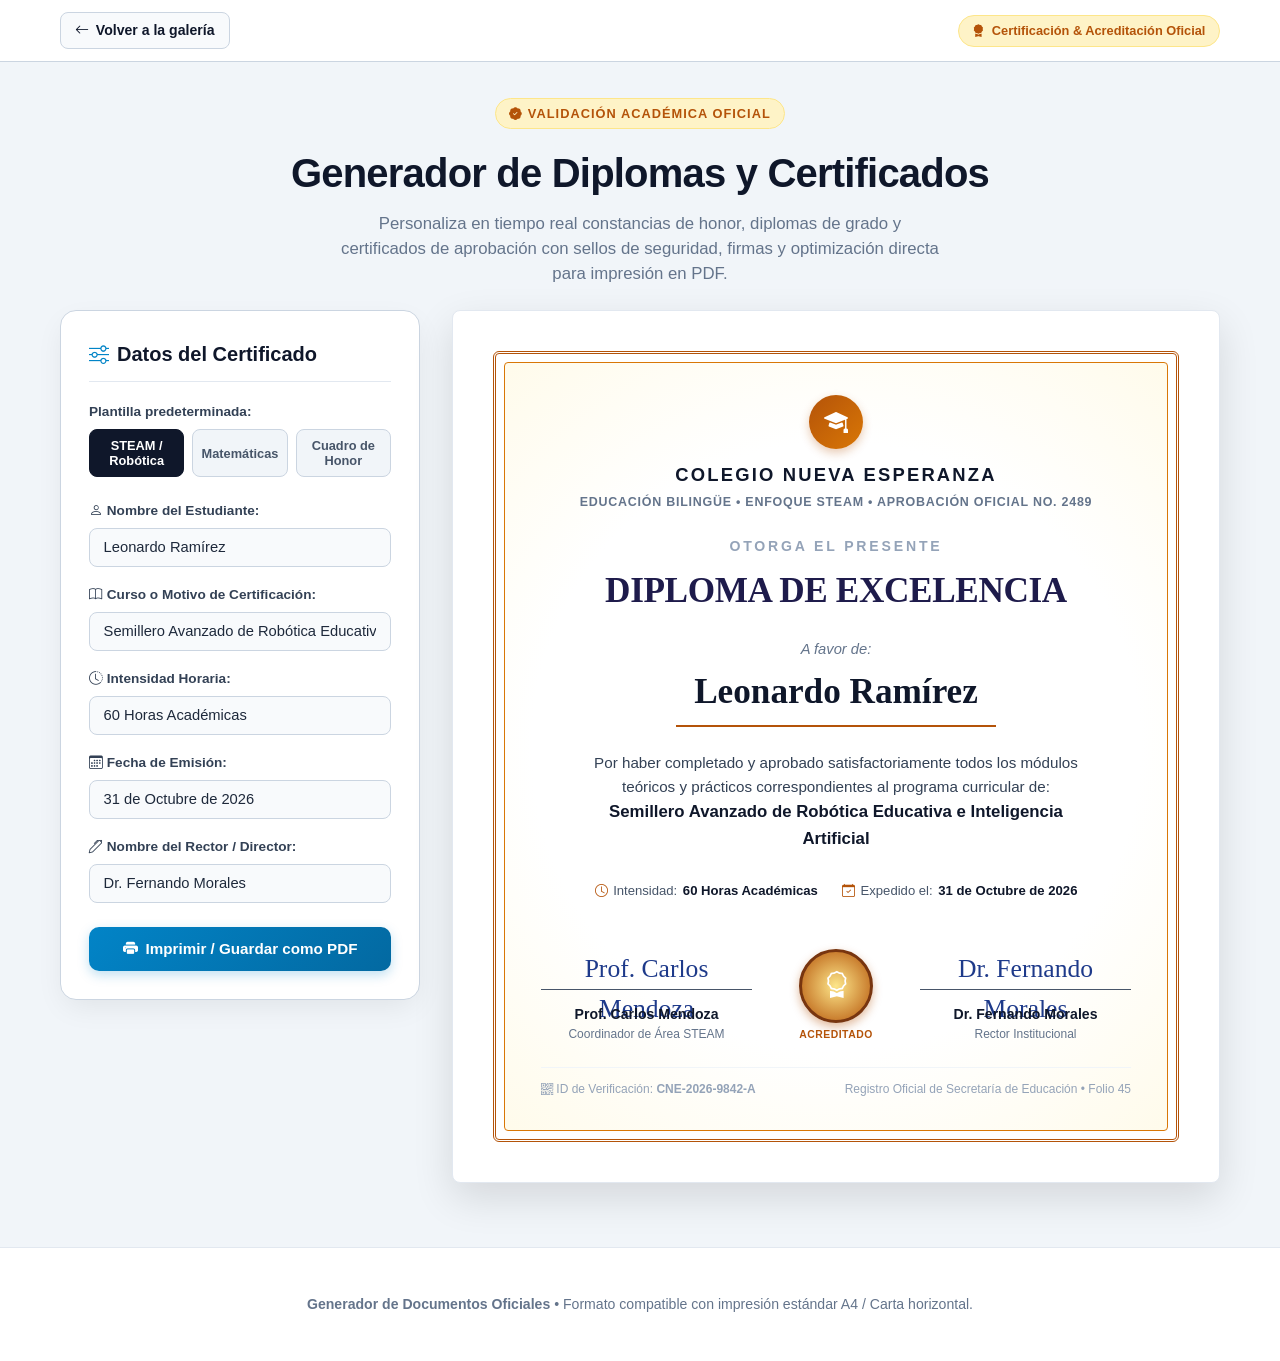
<file: certificados.html>
<!doctype html>
<html lang="es">

<head>
  <meta charset="UTF-8" />
  <meta name="viewport" content="width=device-width, initial-scale=1.0" />
  <title>Generador de Certificados y Diplomas Académicos | Portal Educativo</title>
  <!-- Bootstrap Icons CDN -->
  <link rel="stylesheet" href="https://cdn.jsdelivr.net/npm/bootstrap-icons@1.11.3/font/bootstrap-icons.min.css" />
  <!-- CSS propio e independiente para esta plantilla -->
  <link rel="stylesheet" href="assets/certificados.css" />
</head>

<body>

  <!-- Barra superior con retorno -->
  <header class="cert-topbar">
    <div class="cert-container cert-nav">
      <a class="cert-back-link" href="index.html">
        <i class="bi bi-arrow-left"></i> Volver a la galería
      </a>
      <span class="cert-badge-header">
        <i class="bi bi-award-fill"></i> Certificación & Acreditación Oficial
      </span>
    </div>
  </header>

  <!-- Encabezado -->
  <div class="cert-container">
    <header class="cert-header">
      <span class="cert-tag"><i class="bi bi-patch-check-fill"></i> Validación Académica Oficial</span>
      <h1>Generador de Diplomas y Certificados</h1>
      <p>Personaliza en tiempo real constancias de honor, diplomas de grado y certificados de aprobación con sellos de
        seguridad, firmas y optimización directa para impresión en PDF.</p>
    </header>

    <main class="cert-workspace-grid">
      <!-- Columna Izquierda: Formulario de Personalización en Vivo -->
      <aside class="cert-form-panel">
        <h2><i class="bi bi-sliders" style="color:var(--cert-accent);"></i> Datos del Certificado</h2>

        <!-- Presets de Cursos / Tipos de Diploma -->
        <div class="form-group">
          <label>Plantilla predeterminada:</label>
          <div class="preset-selector">
            <button class="preset-btn active" id="btn-pre-steam" onclick="loadPreset('steam')">STEAM / Robótica</button>
            <button class="preset-btn" id="btn-pre-math" onclick="loadPreset('math')">Matemáticas</button>
            <button class="preset-btn" id="btn-pre-honor" onclick="loadPreset('honor')">Cuadro de Honor</button>
          </div>
        </div>

        <div class="form-group">
          <label for="inp-student"><i class="bi bi-person"></i> Nombre del Estudiante:</label>
          <input type="text" id="inp-student" class="form-control" value="Leonardo Ramírez"
            oninput="updateCertificate()" placeholder="Ej. Juan Pérez">
        </div>

        <div class="form-group">
          <label for="inp-course"><i class="bi bi-book"></i> Curso o Motivo de Certificación:</label>
          <input type="text" id="inp-course" class="form-control"
            value="Semillero Avanzado de Robótica Educativa e Inteligencia Artificial" oninput="updateCertificate()">
        </div>

        <div class="form-group">
          <label for="inp-hours"><i class="bi bi-clock-history"></i> Intensidad Horaria:</label>
          <input type="text" id="inp-hours" class="form-control" value="60 Horas Académicas"
            oninput="updateCertificate()">
        </div>

        <div class="form-group">
          <label for="inp-date"><i class="bi bi-calendar3"></i> Fecha de Emisión:</label>
          <input type="text" id="inp-date" class="form-control" value="31 de Octubre de 2026"
            oninput="updateCertificate()">
        </div>

        <div class="form-group">
          <label for="inp-director"><i class="bi bi-pen"></i> Nombre del Rector / Director:</label>
          <input type="text" id="inp-director" class="form-control" value="Dr. Fernando Morales"
            oninput="updateCertificate()">
        </div>

        <div class="cert-actions-box">
          <button class="btn-print-cert" onclick="window.print()">
            <i class="bi bi-printer-fill"></i> Imprimir / Guardar como PDF
          </button>
        </div>
      </aside>

      <!-- Columna Derecha: Vista Previa Realista del Diploma -->
      <section class="cert-preview-wrap">
        <article class="diploma-sheet" id="diploma-to-print">
          <div class="diploma-border-outer">
            <div class="diploma-border-inner">

              <!-- Cabecera Institucional -->
              <div class="diploma-header">
                <div class="diploma-shield-seal">
                  <i class="bi bi-mortarboard-fill"></i>
                </div>
                <h3 class="diploma-inst-name" id="view-inst-name">Colegio Nueva Esperanza</h3>
                <p class="diploma-inst-sub">Educación Bilingüe • Enfoque STEAM • Aprobación Oficial No. 2489</p>
              </div>

              <div class="diploma-award-text">Otorga el presente</div>
              <h2 class="diploma-cert-title" id="view-cert-type">DIPLOMA DE EXCELENCIA</h2>

              <p class="diploma-recipient-pre">A favor de:</p>
              <div class="diploma-student-name" id="view-student-name">Leonardo Ramírez</div>

              <p class="diploma-body-desc" id="view-body-desc">
                Por haber completado y aprobado satisfactoriamente todos los módulos teóricos y prácticos
                correspondientes al programa curricular de:
                <br><strong id="view-course-name" style="color:#0f172a; font-size:1.05rem;">Semillero Avanzado de
                  Robótica Educativa e Inteligencia Artificial</strong>
              </p>

              <!-- Metadatos de Intensidad y Calificación -->
              <div class="diploma-meta-badges">
                <div class="cert-meta-item">
                  <i class="bi bi-clock" style="color:var(--cert-gold);"></i> Intensidad: <strong id="view-hours">60
                    Horas Académicas</strong>
                </div>
                <div class="cert-meta-item">
                  <i class="bi bi-calendar-check" style="color:var(--cert-gold);"></i> Expedido el: <strong
                    id="view-date">31 de Octubre de 2026</strong>
                </div>
              </div>

              <!-- Firmas y Sello Oficial -->
              <div class="diploma-signatures-grid">
                <!-- Firma Docente -->
                <div class="sig-box">
                  <div class="sig-img-placeholder">Prof. Carlos Mendoza</div>
                  <div class="sig-line"></div>
                  <p class="sig-name">Prof. Carlos Mendoza</p>
                  <p class="sig-role">Coordinador de Área STEAM</p>
                </div>

                <!-- Sello Dorado Central -->
                <div class="diploma-center-seal">
                  <div class="seal-circle">
                    <i class="bi bi-award"></i>
                  </div>
                  <span class="seal-text">Acreditado</span>
                </div>

                <!-- Firma Rector -->
                <div class="sig-box">
                  <div class="sig-img-placeholder" id="view-sig-director">Dr. Fernando Morales</div>
                  <div class="sig-line"></div>
                  <p class="sig-name" id="view-director-name">Dr. Fernando Morales</p>
                  <p class="sig-role">Rector Institucional</p>
                </div>
              </div>

              <!-- Código de Verificación y Registro -->
              <div class="diploma-footer-code">
                <span><i class="bi bi-qr-code"></i> ID de Verificación: <strong>CNE-2026-9842-A</strong></span>
                <span>Registro Oficial de Secretaría de Educación • Folio 45</span>
              </div>

            </div>
          </div>
        </article>
      </section>
    </main>
  </div>

  <footer class="cert-footer"
    style="background:#ffffff; border-top:1px solid #e2e8f0; padding:2rem 0; text-align:center; font-size:0.88rem; color:#64748b;">
    <div class="cert-container">
      <p><strong>Generador de Documentos Oficiales</strong> • Formato compatible con impresión estándar A4 / Carta
        horizontal.</p>
    </div>
  </footer>

  <!-- Lógica en tiempo real -->
  <script>
    function updateCertificate() {
      const student = document.getElementById('inp-student').value || 'Nombre del Estudiante';
      const course = document.getElementById('inp-course').value || 'Nombre de la Materia o Programa';
      const hours = document.getElementById('inp-hours').value || '0 Horas';
      const date = document.getElementById('inp-date').value || 'Fecha de Emisión';
      const director = document.getElementById('inp-director').value || 'Rector Institucional';

      document.getElementById('view-student-name').textContent = student;
      document.getElementById('view-course-name').textContent = course;
      document.getElementById('view-hours').textContent = hours;
      document.getElementById('view-date').textContent = date;
      document.getElementById('view-director-name').textContent = director;
      document.getElementById('view-sig-director').textContent = director;
    }

    const presets = {
      steam: {
        title: "DIPLOMA DE EXCELENCIA",
        course: "Semillero Avanzado de Robótica Educativa e Inteligencia Artificial",
        hours: "60 Horas Académicas",
        desc: "Por haber completado y aprobado satisfactoriamente todos los módulos teóricos y prácticos correspondientes al programa curricular de:"
      },
      math: {
        title: "CERTIFICADO DE APROBACIÓN",
        course: "Olimpiadas Institucionales de Razonamiento Lógico y Geometría",
        hours: "40 Horas de Entrenamiento",
        desc: "Por su destacada participación, disciplina y sobresaliente desempeño en las pruebas selectivas de:"
      },
      honor: {
        title: "MENCIÓN DE HONOR",
        course: "Máximo Rendimiento Académico y Convivencia Escolar 2026",
        hours: "Año Lectivo Completo",
        desc: "En reconocimiento a su ejemplar compromiso ético, constancia y haber obtenido el primer puesto académico en:"
      }
    };

    function loadPreset(key) {
      document.querySelectorAll('.preset-btn').forEach(b => b.classList.remove('active'));
      document.getElementById(`btn-pre-${key}`).classList.add('active');

      const data = presets[key];
      if (!data) return;

      document.getElementById('view-cert-type').textContent = data.title;
      document.getElementById('inp-course').value = data.course;
      document.getElementById('inp-hours').value = data.hours;
      document.getElementById('view-course-name').textContent = data.course;
      document.getElementById('view-hours').textContent = data.hours;
      document.getElementById('view-body-desc').innerHTML = `${data.desc}<br><strong id="view-course-name" style="color:#0f172a; font-size:1.05rem;">${data.course}</strong>`;
    }
  </script>
</body>

</html>
</file>
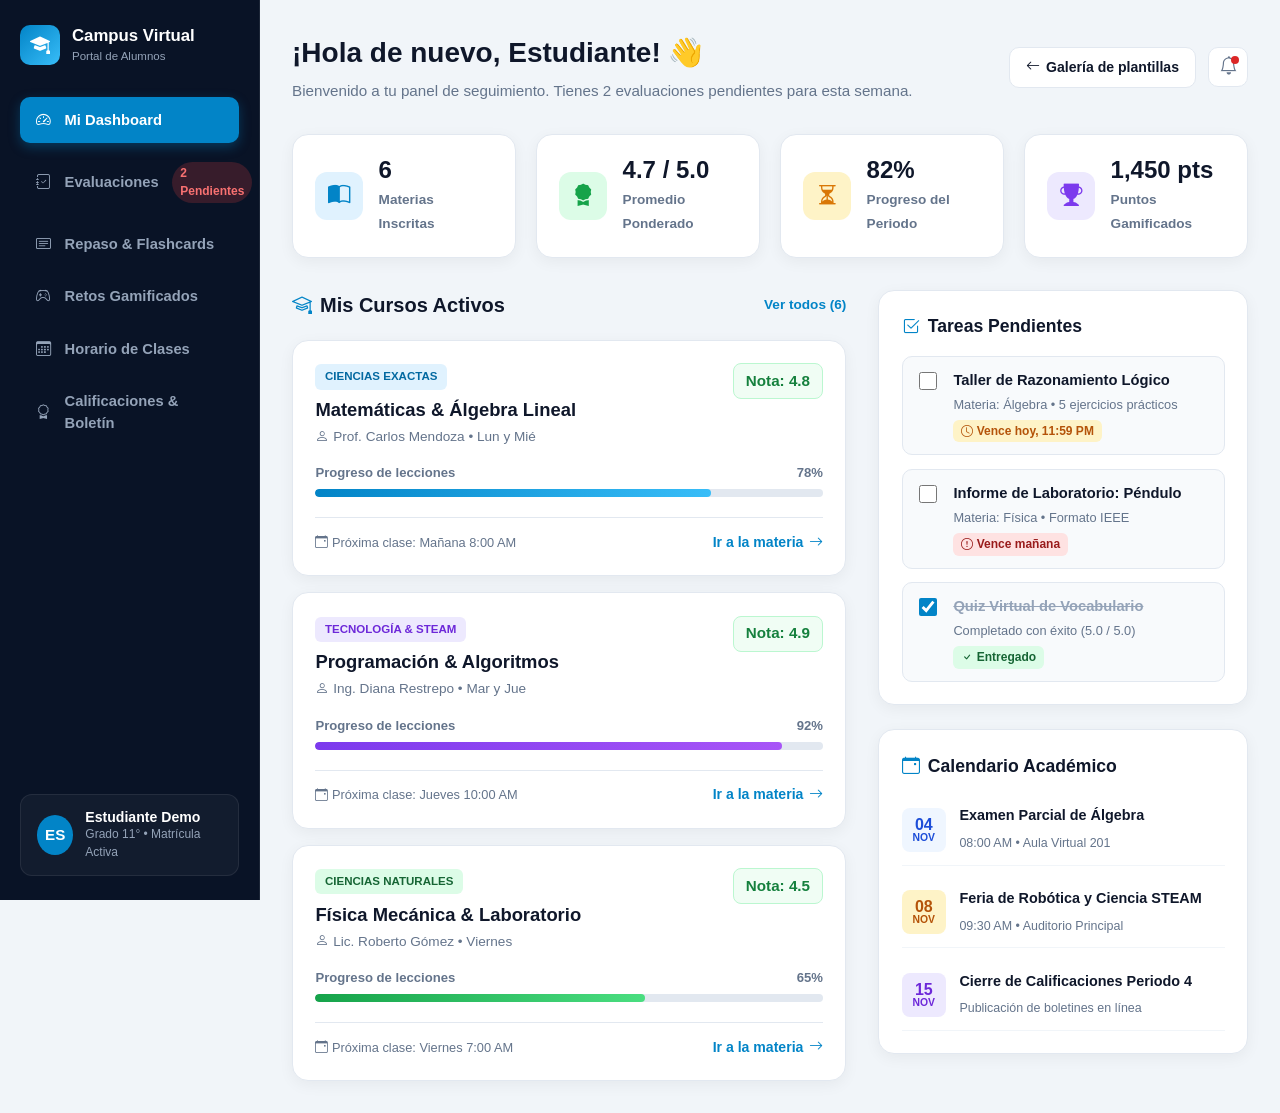
<file: dashboard-estudiante.html>
<!doctype html>
<html lang="es">
<head>
  <meta charset="UTF-8" />
  <meta name="viewport" content="width=device-width, initial-scale=1.0" />
  <title>Portal del Estudiante | Aula Virtual & Seguimiento Académico</title>
  <!-- Bootstrap Icons CDN -->
  <link rel="stylesheet" href="https://cdn.jsdelivr.net/npm/bootstrap-icons@1.11.3/font/bootstrap-icons.min.css" />
  <!-- CSS propio e independiente para esta plantilla -->
  <link rel="stylesheet" href="assets/dashboard-estudiante.css" />
</head>
<body>

  <div class="dashboard-app">
    <!-- SIDEBAR DE NAVEGACIÓN -->
    <aside class="dash-sidebar">
      <div>
        <a href="#" class="dash-brand">
          <div class="dash-brand-icon">
            <i class="bi bi-mortarboard-fill"></i>
          </div>
          <div>
            <span class="dash-brand-title">Campus Virtual</span>
            <span class="dash-brand-sub">Portal de Alumnos</span>
          </div>
        </a>

        <ul class="dash-menu">
          <li class="dash-menu-item active">
            <a href="#"><i class="bi bi-speedometer2"></i> Mi Dashboard</a>
          </li>
          <li class="dash-menu-item">
            <a href="banco-preguntas.html"><i class="bi bi-journal-check"></i> Evaluaciones <span class="menu-badge">2 Pendientes</span></a>
          </li>
          <li class="dash-menu-item">
            <a href="tarjetas-didacticas.html"><i class="bi bi-card-text"></i> Repaso & Flashcards</a>
          </li>
          <li class="dash-menu-item">
            <a href="h5p-actividades.html"><i class="bi bi-controller"></i> Retos Gamificados</a>
          </li>
          <li class="dash-menu-item">
            <a href="#"><i class="bi bi-calendar3"></i> Horario de Clases</a>
          </li>
          <li class="dash-menu-item">
            <a href="#"><i class="bi bi-award"></i> Calificaciones & Boletín</a>
          </li>
        </ul>
      </div>

      <!-- Perfil de usuario inferior -->
      <div class="dash-user-card">
        <div class="user-avatar-dash">ES</div>
        <div>
          <h4 class="user-meta-name">Estudiante Demo</h4>
          <p class="user-meta-role">Grado 11° • Matrícula Activa</p>
        </div>
      </div>
    </aside>

    <!-- ÁREA PRINCIPAL DEL DASHBOARD -->
    <main class="dash-main-content">
      <!-- Topbar Header -->
      <header class="dash-header-row">
        <div class="dash-greeting">
          <h1>¡Hola de nuevo, Estudiante! 👋</h1>
          <p>Bienvenido a tu panel de seguimiento. Tienes 2 evaluaciones pendientes para esta semana.</p>
        </div>

        <div class="dash-topbar-actions">
          <a class="btn-dash-back" href="index.html">
            <i class="bi bi-arrow-left"></i> Galería de plantillas
          </a>
          <button class="btn-notifications" title="Notificaciones" onclick="alert('Tienes 2 avisos académicos sin leer.')">
            <i class="bi bi-bell"></i>
            <span class="notif-dot"></span>
          </button>
        </div>
      </header>

      <!-- TARJETAS DE MÉTRICAS (KPIS) -->
      <section class="dash-stats-grid">
        <div class="dash-stat-card">
          <div class="stat-icon-wrap stat-icon--blue">
            <i class="bi bi-book-half"></i>
          </div>
          <div class="stat-val-title">
            <strong>6</strong>
            <span>Materias Inscritas</span>
          </div>
        </div>

        <div class="dash-stat-card">
          <div class="stat-icon-wrap stat-icon--green">
            <i class="bi bi-award-fill"></i>
          </div>
          <div class="stat-val-title">
            <strong>4.7 / 5.0</strong>
            <span>Promedio Ponderado</span>
          </div>
        </div>

        <div class="dash-stat-card">
          <div class="stat-icon-wrap stat-icon--amber">
            <i class="bi bi-hourglass-split"></i>
          </div>
          <div class="stat-val-title">
            <strong>82%</strong>
            <span>Progreso del Periodo</span>
          </div>
        </div>

        <div class="dash-stat-card">
          <div class="stat-icon-wrap stat-icon--purple">
            <i class="bi bi-trophy-fill"></i>
          </div>
          <div class="stat-val-title">
            <strong>1,450 pts</strong>
            <span>Puntos Gamificados</span>
          </div>
        </div>
      </section>

      <!-- CUERPO DEL DASHBOARD EN 2 COLUMNAS -->
      <div class="dash-content-grid">
        <!-- Columna Izquierda: Cursos Activos -->
        <section>
          <div class="dash-section-title">
            <h2><i class="bi bi-mortarboard" style="color:var(--dash-primary);"></i> Mis Cursos Activos</h2>
            <span style="font-size:0.85rem; font-weight:700; color:var(--dash-primary); cursor:pointer;">Ver todos (6)</span>
          </div>

          <div class="dash-courses-list">
            <!-- Curso 1 -->
            <article class="course-card-dash">
              <div class="course-card-header">
                <div>
                  <span class="course-badge badge-math">Ciencias Exactas</span>
                  <h3>Matemáticas & Álgebra Lineal</h3>
                  <p class="course-teacher"><i class="bi bi-person"></i> Prof. Carlos Mendoza • Lun y Mié</p>
                </div>
                <div class="course-grade-badge">Nota: 4.8</div>
              </div>
              <div class="course-progress-wrap">
                <div class="progress-meta">
                  <span>Progreso de lecciones</span>
                  <span>78%</span>
                </div>
                <div class="dash-progress-track">
                  <div class="dash-progress-fill" style="width: 78%;"></div>
                </div>
              </div>
              <div class="course-actions-footer">
                <span style="font-size: 0.8rem; color: var(--dash-muted);"><i class="bi bi-calendar-event"></i> Próxima clase: Mañana 8:00 AM</span>
                <a href="banco-preguntas.html" class="btn-open-course">Ir a la materia <i class="bi bi-arrow-right"></i></a>
              </div>
            </article>

            <!-- Curso 2 -->
            <article class="course-card-dash">
              <div class="course-card-header">
                <div>
                  <span class="course-badge badge-code">Tecnología & STEAM</span>
                  <h3>Programación & Algoritmos</h3>
                  <p class="course-teacher"><i class="bi bi-person"></i> Ing. Diana Restrepo • Mar y Jue</p>
                </div>
                <div class="course-grade-badge">Nota: 4.9</div>
              </div>
              <div class="course-progress-wrap">
                <div class="progress-meta">
                  <span>Progreso de lecciones</span>
                  <span>92%</span>
                </div>
                <div class="dash-progress-track">
                  <div class="dash-progress-fill" style="width: 92%; background: linear-gradient(90deg, #7c3aed, #a855f7);"></div>
                </div>
              </div>
              <div class="course-actions-footer">
                <span style="font-size: 0.8rem; color: var(--dash-muted);"><i class="bi bi-calendar-event"></i> Próxima clase: Jueves 10:00 AM</span>
                <a href="tarjetas-didacticas.html" class="btn-open-course">Ir a la materia <i class="bi bi-arrow-right"></i></a>
              </div>
            </article>

            <!-- Curso 3 -->
            <article class="course-card-dash">
              <div class="course-card-header">
                <div>
                  <span class="course-badge badge-science">Ciencias Naturales</span>
                  <h3>Física Mecánica & Laboratorio</h3>
                  <p class="course-teacher"><i class="bi bi-person"></i> Lic. Roberto Gómez • Viernes</p>
                </div>
                <div class="course-grade-badge">Nota: 4.5</div>
              </div>
              <div class="course-progress-wrap">
                <div class="progress-meta">
                  <span>Progreso de lecciones</span>
                  <span>65%</span>
                </div>
                <div class="dash-progress-track">
                  <div class="dash-progress-fill" style="width: 65%; background: linear-gradient(90deg, #16a34a, #4ade80);"></div>
                </div>
              </div>
              <div class="course-actions-footer">
                <span style="font-size: 0.8rem; color: var(--dash-muted);"><i class="bi bi-calendar-event"></i> Próxima clase: Viernes 7:00 AM</span>
                <a href="h5p-actividades.html" class="btn-open-course">Ir a la materia <i class="bi bi-arrow-right"></i></a>
              </div>
            </article>
          </div>
        </section>

        <!-- Columna Derecha: Tareas Pendientes y Calendario -->
        <aside class="dash-sidebar-panel">
          <!-- Tareas por Entregar -->
          <div class="panel-white">
            <h3><i class="bi bi-check2-square" style="color:var(--dash-primary);"></i> Tareas Pendientes</h3>
            <ul class="tasks-timeline-list">
              <li class="task-item">
                <div class="task-checkbox-wrap">
                  <input type="checkbox" id="task1">
                </div>
                <div class="task-info">
                  <h4>Taller de Razonamiento Lógico</h4>
                  <p>Materia: Álgebra • 5 ejercicios prácticos</p>
                  <span class="task-due-date"><i class="bi bi-clock"></i> Vence hoy, 11:59 PM</span>
                </div>
              </li>

              <li class="task-item">
                <div class="task-checkbox-wrap">
                  <input type="checkbox" id="task2">
                </div>
                <div class="task-info">
                  <h4>Informe de Laboratorio: Péndulo</h4>
                  <p>Materia: Física • Formato IEEE</p>
                  <span class="task-due-date" style="background:#fee2e2; color:#991b1b;"><i class="bi bi-exclamation-circle"></i> Vence mañana</span>
                </div>
              </li>

              <li class="task-item">
                <div class="task-checkbox-wrap">
                  <input type="checkbox" id="task3" checked>
                </div>
                <div class="task-info">
                  <h4 style="text-decoration:line-through; color:#94a3b8;">Quiz Virtual de Vocabulario</h4>
                  <p>Completado con éxito (5.0 / 5.0)</p>
                  <span class="task-due-date" style="background:#dcfce7; color:#166534;"><i class="bi bi-check"></i> Entregado</span>
                </div>
              </li>
            </ul>
          </div>

          <!-- Próximos Eventos / Exámenes -->
          <div class="panel-white">
            <h3><i class="bi bi-calendar-event" style="color:var(--dash-primary);"></i> Calendario Académico</h3>
            <div class="events-list">
              <div class="event-item">
                <div class="event-date-box">
                  <strong>04</strong>
                  <span>Nov</span>
                </div>
                <div class="event-info">
                  <h5>Examen Parcial de Álgebra</h5>
                  <span>08:00 AM • Aula Virtual 201</span>
                </div>
              </div>

              <div class="event-item">
                <div class="event-date-box" style="background:#fef3c7; color:#b45309;">
                  <strong>08</strong>
                  <span>Nov</span>
                </div>
                <div class="event-info">
                  <h5>Feria de Robótica y Ciencia STEAM</h5>
                  <span>09:30 AM • Auditorio Principal</span>
                </div>
              </div>

              <div class="event-item">
                <div class="event-date-box" style="background:#ede9fe; color:#6d28d9;">
                  <strong>15</strong>
                  <span>Nov</span>
                </div>
                <div class="event-info">
                  <h5>Cierre de Calificaciones Periodo 4</h5>
                  <span>Publicación de boletines en línea</span>
                </div>
              </div>
            </div>
          </div>
        </aside>
      </div>
    </main>
  </div>

</body>
</html>
</file>
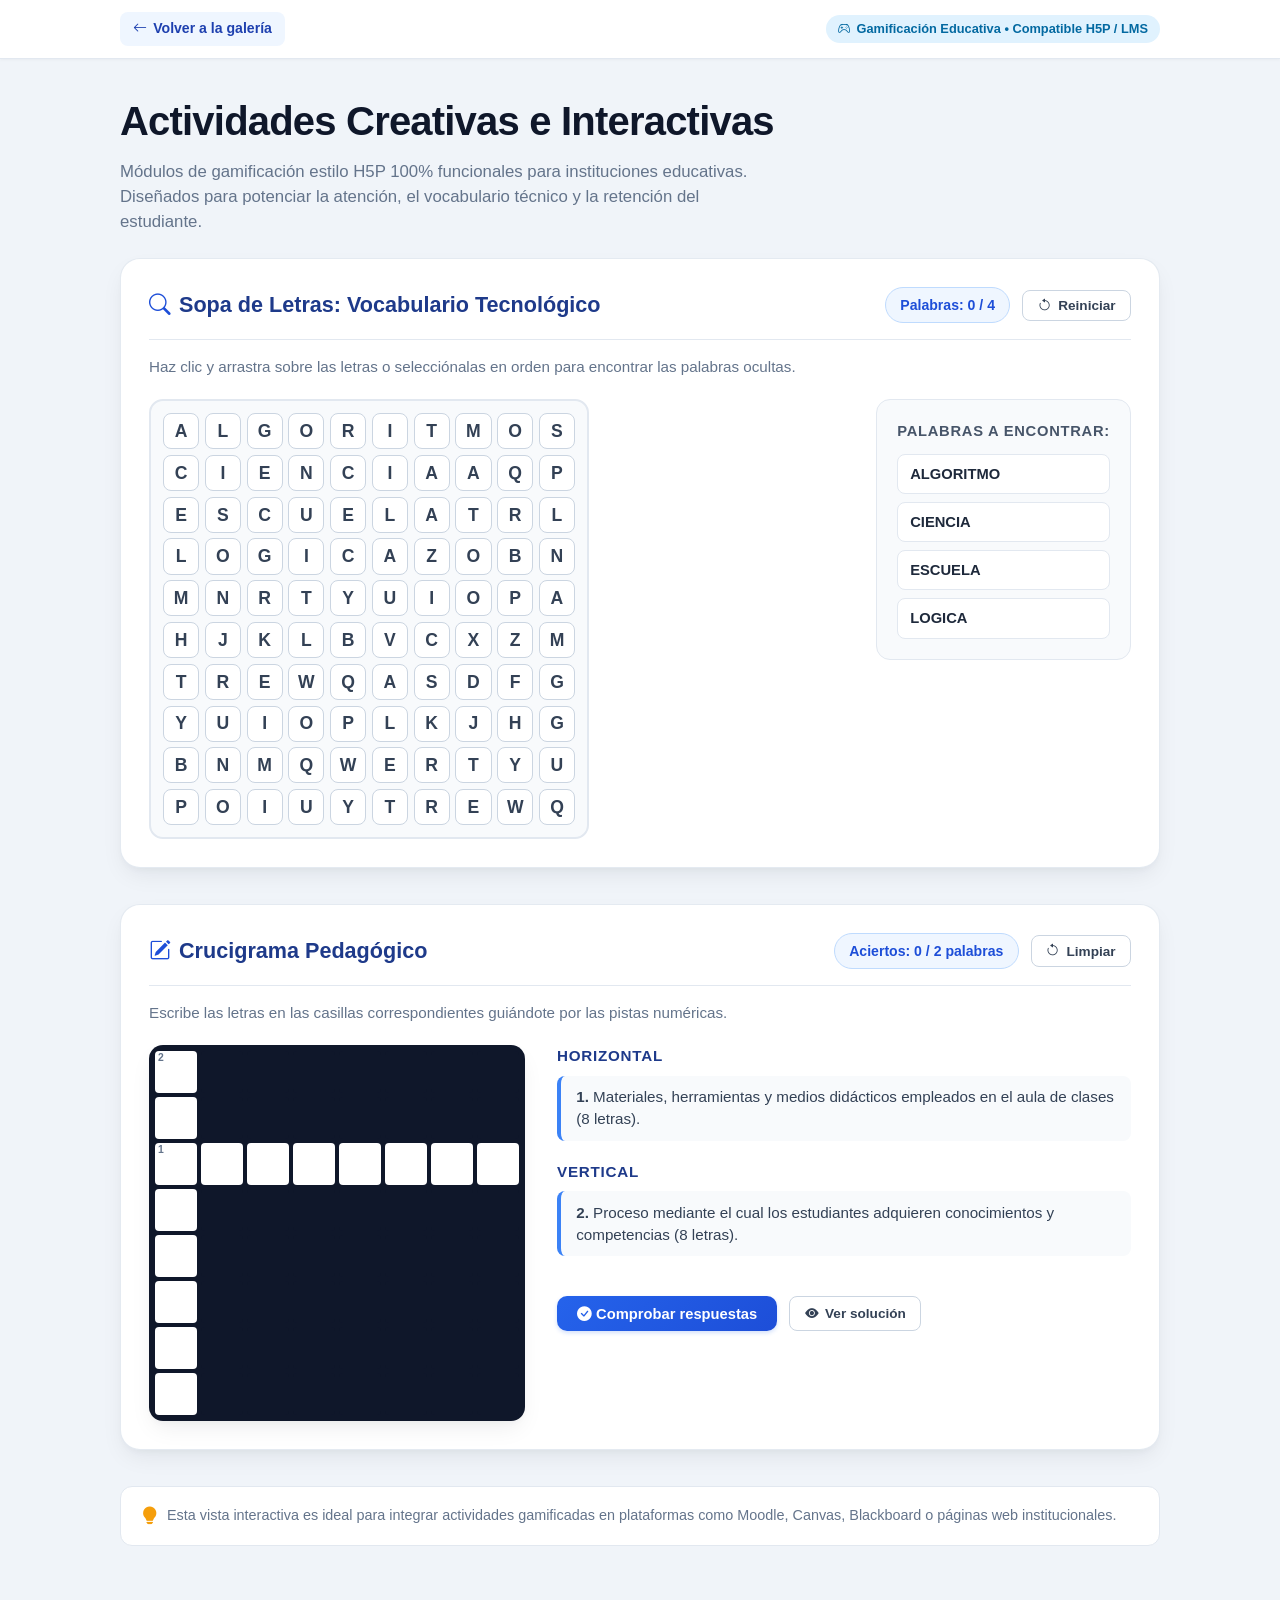
<file: h5p-actividades.html>
<!doctype html>
<html lang="es">
<head>
  <meta charset="UTF-8" />
  <meta name="viewport" content="width=device-width, initial-scale=1.0" />
  <title>Actividades Gamificadas estilo H5P | Recursos Interactivos de Aula</title>
  <!-- Bootstrap Icons CDN -->
  <link rel="stylesheet" href="https://cdn.jsdelivr.net/npm/bootstrap-icons@1.11.3/font/bootstrap-icons.min.css" />
  <!-- CSS propio e independiente para esta plantilla -->
  <link rel="stylesheet" href="assets/h5p-actividades.css" />
</head>
<body>

  <!-- Barra superior de navegación y retorno -->
  <header class="h5p-topbar">
    <div class="h5p-container h5p-nav-row">
      <a class="h5p-back-link" href="index.html">
        <i class="bi bi-arrow-left"></i> Volver a la galería
      </a>
      <span class="h5p-badge-header">
        <i class="bi bi-controller"></i> Gamificación Educativa • Compatible H5P / LMS
      </span>
    </div>
  </header>

  <!-- Encabezado de la página -->
  <div class="h5p-container">
    <header class="h5p-header">
      <h1>Actividades Creativas e Interactivas</h1>
      <p>Módulos de gamificación estilo H5P 100% funcionales para instituciones educativas. Diseñados para potenciar la atención, el vocabulario técnico y la retención del estudiante.</p>
    </header>

    <main class="h5p-wrap">
      <!-- ACTIVIDAD 1: SOPA DE LETRAS INTERACTIVA -->
      <article class="game-box" id="wordsearch-activity">
        <div class="game-header">
          <h2><i class="bi bi-search" style="color:#1d4ed8;"></i> Sopa de Letras: Vocabulario Tecnológico</h2>
          <div class="game-stats">
            <span class="stat-chip" id="ws-progress">Palabras: 0 / 4</span>
            <button class="btn-secondary" id="ws-reset-btn" title="Reiniciar actividad">
              <i class="bi bi-arrow-counterclockwise"></i> Reiniciar
            </button>
          </div>
        </div>

        <p class="game-subtitle">
          Haz clic y arrastra sobre las letras o selecciónalas en orden para encontrar las palabras ocultas.
        </p>

        <div class="word-search-layout">
          <div class="word-search-grid" id="ws-grid" aria-label="Cuadrícula de sopa de letras">
            <!-- Fila 0: ALGORITMOS -->
            <div class="cell" data-r="0" data-c="0">A</div><div class="cell" data-r="0" data-c="1">L</div><div class="cell" data-r="0" data-c="2">G</div><div class="cell" data-r="0" data-c="3">O</div><div class="cell" data-r="0" data-c="4">R</div><div class="cell" data-r="0" data-c="5">I</div><div class="cell" data-r="0" data-c="6">T</div><div class="cell" data-r="0" data-c="7">M</div><div class="cell" data-r="0" data-c="8">O</div><div class="cell" data-r="0" data-c="9">S</div>
            <!-- Fila 1: CIENCIAAQP -->
            <div class="cell" data-r="1" data-c="0">C</div><div class="cell" data-r="1" data-c="1">I</div><div class="cell" data-r="1" data-c="2">E</div><div class="cell" data-r="1" data-c="3">N</div><div class="cell" data-r="1" data-c="4">C</div><div class="cell" data-r="1" data-c="5">I</div><div class="cell" data-r="1" data-c="6">A</div><div class="cell" data-r="1" data-c="7">A</div><div class="cell" data-r="1" data-c="8">Q</div><div class="cell" data-r="1" data-c="9">P</div>
            <!-- Fila 2: ESCUELATRL -->
            <div class="cell" data-r="2" data-c="0">E</div><div class="cell" data-r="2" data-c="1">S</div><div class="cell" data-r="2" data-c="2">C</div><div class="cell" data-r="2" data-c="3">U</div><div class="cell" data-r="2" data-c="4">E</div><div class="cell" data-r="2" data-c="5">L</div><div class="cell" data-r="2" data-c="6">A</div><div class="cell" data-r="2" data-c="7">T</div><div class="cell" data-r="2" data-c="8">R</div><div class="cell" data-r="2" data-c="9">L</div>
            <!-- Fila 3: LOGICAZOBN -->
            <div class="cell" data-r="3" data-c="0">L</div><div class="cell" data-r="3" data-c="1">O</div><div class="cell" data-r="3" data-c="2">G</div><div class="cell" data-r="3" data-c="3">I</div><div class="cell" data-r="3" data-c="4">C</div><div class="cell" data-r="3" data-c="5">A</div><div class="cell" data-r="3" data-c="6">Z</div><div class="cell" data-r="3" data-c="7">O</div><div class="cell" data-r="3" data-c="8">B</div><div class="cell" data-r="3" data-c="9">N</div>
            <!-- Fila 4 -->
            <div class="cell" data-r="4" data-c="0">M</div><div class="cell" data-r="4" data-c="1">N</div><div class="cell" data-r="4" data-c="2">R</div><div class="cell" data-r="4" data-c="3">T</div><div class="cell" data-r="4" data-c="4">Y</div><div class="cell" data-r="4" data-c="5">U</div><div class="cell" data-r="4" data-c="6">I</div><div class="cell" data-r="4" data-c="7">O</div><div class="cell" data-r="4" data-c="8">P</div><div class="cell" data-r="4" data-c="9">A</div>
            <!-- Fila 5 -->
            <div class="cell" data-r="5" data-c="0">H</div><div class="cell" data-r="5" data-c="1">J</div><div class="cell" data-r="5" data-c="2">K</div><div class="cell" data-r="5" data-c="3">L</div><div class="cell" data-r="5" data-c="4">B</div><div class="cell" data-r="5" data-c="5">V</div><div class="cell" data-r="5" data-c="6">C</div><div class="cell" data-r="5" data-c="7">X</div><div class="cell" data-r="5" data-c="8">Z</div><div class="cell" data-r="5" data-c="9">M</div>
            <!-- Fila 6 -->
            <div class="cell" data-r="6" data-c="0">T</div><div class="cell" data-r="6" data-c="1">R</div><div class="cell" data-r="6" data-c="2">E</div><div class="cell" data-r="6" data-c="3">W</div><div class="cell" data-r="6" data-c="4">Q</div><div class="cell" data-r="6" data-c="5">A</div><div class="cell" data-r="6" data-c="6">S</div><div class="cell" data-r="6" data-c="7">D</div><div class="cell" data-r="6" data-c="8">F</div><div class="cell" data-r="6" data-c="9">G</div>
            <!-- Fila 7 -->
            <div class="cell" data-r="7" data-c="0">Y</div><div class="cell" data-r="7" data-c="1">U</div><div class="cell" data-r="7" data-c="2">I</div><div class="cell" data-r="7" data-c="3">O</div><div class="cell" data-r="7" data-c="4">P</div><div class="cell" data-r="7" data-c="5">L</div><div class="cell" data-r="7" data-c="6">K</div><div class="cell" data-r="7" data-c="7">J</div><div class="cell" data-r="7" data-c="8">H</div><div class="cell" data-r="7" data-c="9">G</div>
            <!-- Fila 8 -->
            <div class="cell" data-r="8" data-c="0">B</div><div class="cell" data-r="8" data-c="1">N</div><div class="cell" data-r="8" data-c="2">M</div><div class="cell" data-r="8" data-c="3">Q</div><div class="cell" data-r="8" data-c="4">W</div><div class="cell" data-r="8" data-c="5">E</div><div class="cell" data-r="8" data-c="6">R</div><div class="cell" data-r="8" data-c="7">T</div><div class="cell" data-r="8" data-c="8">Y</div><div class="cell" data-r="8" data-c="9">U</div>
            <!-- Fila 9 -->
            <div class="cell" data-r="9" data-c="0">P</div><div class="cell" data-r="9" data-c="1">O</div><div class="cell" data-r="9" data-c="2">I</div><div class="cell" data-r="9" data-c="3">U</div><div class="cell" data-r="9" data-c="4">Y</div><div class="cell" data-r="9" data-c="5">T</div><div class="cell" data-r="9" data-c="6">R</div><div class="cell" data-r="9" data-c="7">E</div><div class="cell" data-r="9" data-c="8">W</div><div class="cell" data-r="9" data-c="9">Q</div>
          </div>

          <aside class="words-panel">
            <h3>Palabras a encontrar:</h3>
            <ul class="word-list" id="ws-word-list">
              <li class="word-item" data-word="ALGORITMO">ALGORITMO</li>
              <li class="word-item" data-word="CIENCIA">CIENCIA</li>
              <li class="word-item" data-word="ESCUELA">ESCUELA</li>
              <li class="word-item" data-word="LOGICA">LOGICA</li>
            </ul>
          </aside>
        </div>

        <div class="feedback-banner" id="ws-feedback"></div>
      </article>

      <!-- ACTIVIDAD 2: CRUCIGRAMA INTERACTIVO -->
      <article class="game-box" id="crossword-activity">
        <div class="game-header">
          <h2><i class="bi bi-pencil-square" style="color:#1d4ed8;"></i> Crucigrama Pedagógico</h2>
          <div class="game-stats">
            <span class="stat-chip" id="cw-progress">Aciertos: 0 / 2 palabras</span>
            <button class="btn-secondary" id="cw-reset-btn" title="Limpiar respuestas">
              <i class="bi bi-arrow-counterclockwise"></i> Limpiar
            </button>
          </div>
        </div>

        <p class="game-subtitle">
          Escribe las letras en las casillas correspondientes guiándote por las pistas numéricas.
        </p>

        <div class="crossword-layout">
          <div class="crossword" id="cw-grid" aria-label="Cuadrícula interactiva de crucigrama">
            <!-- Fila 0 -->
            <div class="square" data-r="0" data-c="0" data-sol="A"><span class="square-num">2</span><input type="text" maxlength="1" aria-label="Casilla 0,0"></div>
            <div class="square square--block"></div>
            <div class="square square--block"></div>
            <div class="square square--block"></div>
            <div class="square square--block"></div>
            <div class="square square--block"></div>
            <div class="square square--block"></div>
            <div class="square square--block"></div>

            <!-- Fila 1 -->
            <div class="square" data-r="1" data-c="0" data-sol="P"><input type="text" maxlength="1" aria-label="Casilla 1,0"></div>
            <div class="square square--block"></div>
            <div class="square square--block"></div>
            <div class="square square--block"></div>
            <div class="square square--block"></div>
            <div class="square square--block"></div>
            <div class="square square--block"></div>
            <div class="square square--block"></div>

            <!-- Fila 2 (Cruce: 1 Horizontal y 2 Vertical) -->
            <div class="square" data-r="2" data-c="0" data-sol="R"><span class="square-num">1</span><input type="text" maxlength="1" aria-label="Casilla 2,0"></div>
            <div class="square" data-r="2" data-c="1" data-sol="E"><input type="text" maxlength="1" aria-label="Casilla 2,1"></div>
            <div class="square" data-r="2" data-c="2" data-sol="C"><input type="text" maxlength="1" aria-label="Casilla 2,2"></div>
            <div class="square" data-r="2" data-c="3" data-sol="U"><input type="text" maxlength="1" aria-label="Casilla 2,3"></div>
            <div class="square" data-r="2" data-c="4" data-sol="R"><input type="text" maxlength="1" aria-label="Casilla 2,4"></div>
            <div class="square" data-r="2" data-c="5" data-sol="S"><input type="text" maxlength="1" aria-label="Casilla 2,5"></div>
            <div class="square" data-r="2" data-c="6" data-sol="O"><input type="text" maxlength="1" aria-label="Casilla 2,6"></div>
            <div class="square" data-r="2" data-c="7" data-sol="S"><input type="text" maxlength="1" aria-label="Casilla 2,7"></div>

            <!-- Fila 3 -->
            <div class="square" data-r="3" data-c="0" data-sol="E"><input type="text" maxlength="1" aria-label="Casilla 3,0"></div>
            <div class="square square--block"></div>
            <div class="square square--block"></div>
            <div class="square square--block"></div>
            <div class="square square--block"></div>
            <div class="square square--block"></div>
            <div class="square square--block"></div>
            <div class="square square--block"></div>

            <!-- Fila 4 -->
            <div class="square" data-r="4" data-c="0" data-sol="N"><input type="text" maxlength="1" aria-label="Casilla 4,0"></div>
            <div class="square square--block"></div>
            <div class="square square--block"></div>
            <div class="square square--block"></div>
            <div class="square square--block"></div>
            <div class="square square--block"></div>
            <div class="square square--block"></div>
            <div class="square square--block"></div>

            <!-- Fila 5 -->
            <div class="square" data-r="5" data-c="0" data-sol="D"><input type="text" maxlength="1" aria-label="Casilla 5,0"></div>
            <div class="square square--block"></div>
            <div class="square square--block"></div>
            <div class="square square--block"></div>
            <div class="square square--block"></div>
            <div class="square square--block"></div>
            <div class="square square--block"></div>
            <div class="square square--block"></div>

            <!-- Fila 6 -->
            <div class="square" data-r="6" data-c="0" data-sol="E"><input type="text" maxlength="1" aria-label="Casilla 6,0"></div>
            <div class="square square--block"></div>
            <div class="square square--block"></div>
            <div class="square square--block"></div>
            <div class="square square--block"></div>
            <div class="square square--block"></div>
            <div class="square square--block"></div>
            <div class="square square--block"></div>

            <!-- Fila 7 -->
            <div class="square" data-r="7" data-c="0" data-sol="R"><input type="text" maxlength="1" aria-label="Casilla 7,0"></div>
            <div class="square square--block"></div>
            <div class="square square--block"></div>
            <div class="square square--block"></div>
            <div class="square square--block"></div>
            <div class="square square--block"></div>
            <div class="square square--block"></div>
            <div class="square square--block"></div>
          </div>

          <aside class="clues-panel">
            <div class="clues-section">
              <h3>Horizontal</h3>
              <ul class="clue-list">
                <li class="clue-item" id="clue-h1">
                  <strong>1.</strong> Materiales, herramientas y medios didácticos empleados en el aula de clases (8 letras).
                </li>
              </ul>
            </div>

            <div class="clues-section">
              <h3>Vertical</h3>
              <ul class="clue-list">
                <li class="clue-item" id="clue-v2">
                  <strong>2.</strong> Proceso mediante el cual los estudiantes adquieren conocimientos y competencias (8 letras).
                </li>
              </ul>
            </div>

            <div class="game-actions">
              <button class="btn-action" id="cw-check-btn">
                <i class="bi bi-check-circle-fill"></i> Comprobar respuestas
              </button>
              <button class="btn-secondary" id="cw-reveal-btn">
                <i class="bi bi-eye-fill"></i> Ver solución
              </button>
            </div>

            <div class="feedback-banner" id="cw-feedback"></div>
          </aside>
        </div>
      </article>

      <div class="h5p-footer-note">
        <i class="bi bi-lightbulb-fill" style="color: #f59e0b; font-size: 1.1rem;"></i>
        <span>Esta vista interactiva es ideal para integrar actividades gamificadas en plataformas como Moodle, Canvas, Blackboard o páginas web institucionales.</span>
      </div>
    </main>
  </div>

  <!-- LÓGICA DE JUEGOS INTERACTIVOS -->
  <script>
    document.addEventListener('DOMContentLoaded', () => {
      /* ============================================================
         1. LÓGICA DE SOPA DE LETRAS
         ============================================================ */
      const wsGrid = document.getElementById('ws-grid');
      const wsCells = wsGrid.querySelectorAll('.cell');
      const wsProgress = document.getElementById('ws-progress');
      const wsFeedback = document.getElementById('ws-feedback');
      const wsResetBtn = document.getElementById('ws-reset-btn');
      const wordElements = document.querySelectorAll('#ws-word-list .word-item');

      const targetWords = {
        'ALGORITMO': [[0,0], [0,1], [0,2], [0,3], [0,4], [0,5], [0,6], [0,7], [0,8]],
        'CIENCIA': [[1,0], [1,1], [1,2], [1,3], [1,4], [1,5], [1,6]],
        'ESCUELA': [[2,0], [2,1], [2,2], [2,3], [2,4], [2,5], [2,6]],
        'LOGICA': [[3,0], [3,1], [3,2], [3,3], [3,4], [3,5]]
      };

      let foundWords = new Set();
      let selectedCells = [];
      let isMouseDown = false;

      function updateWsProgress() {
        wsProgress.textContent = `Palabras: ${foundWords.size} / ${Object.keys(targetWords).length}`;
        if (foundWords.size === Object.keys(targetWords).length) {
          wsFeedback.className = 'feedback-banner show success';
          wsFeedback.innerHTML = '<i class="bi bi-trophy-fill"></i> ¡Excelente trabajo! Has completado la sopa de letras correctamente.';
        }
      }

      function checkSelectedWord() {
        if (selectedCells.length === 0) return;

        const forwardWord = selectedCells.map(c => c.textContent.trim()).join('');
        const backwardWord = forwardWord.split('').reverse().join('');

        let matched = null;
        if (targetWords[forwardWord] && !foundWords.has(forwardWord)) {
          matched = forwardWord;
        } else if (targetWords[backwardWord] && !foundWords.has(backwardWord)) {
          matched = backwardWord;
        }

        if (matched) {
          foundWords.add(matched);
          selectedCells.forEach(cell => {
            cell.classList.remove('selected');
            cell.classList.add('found');
          });

          const li = document.querySelector(`.word-item[data-word="${matched}"]`);
          if (li) li.classList.add('completed');

          updateWsProgress();
        } else {
          selectedCells.forEach(cell => cell.classList.remove('selected'));
        }
        selectedCells = [];
      }

      function handleCellSelect(cell) {
        if (cell.classList.contains('found')) return;
        if (!selectedCells.includes(cell)) {
          selectedCells.push(cell);
          cell.classList.add('selected');
        }
      }

      wsCells.forEach(cell => {
        cell.addEventListener('mousedown', (e) => {
          e.preventDefault();
          isMouseDown = true;
          selectedCells.forEach(c => c.classList.remove('selected'));
          selectedCells = [];
          handleCellSelect(cell);
        });

        cell.addEventListener('mouseenter', () => {
          if (isMouseDown) handleCellSelect(cell);
        });

        cell.addEventListener('touchstart', () => {
          isMouseDown = true;
          selectedCells.forEach(c => c.classList.remove('selected'));
          selectedCells = [];
          handleCellSelect(cell);
        }, { passive: true });
      });

      window.addEventListener('mouseup', () => {
        if (isMouseDown) {
          isMouseDown = false;
          checkSelectedWord();
        }
      });

      wsGrid.addEventListener('touchmove', (e) => {
        if (!isMouseDown) return;
        const touch = e.touches[0];
        const elem = document.elementFromPoint(touch.clientX, touch.clientY);
        if (elem && elem.classList.contains('cell')) {
          handleCellSelect(elem);
        }
      }, { passive: true });

      window.addEventListener('touchend', () => {
        if (isMouseDown) {
          isMouseDown = false;
          checkSelectedWord();
        }
      });

      wsResetBtn.addEventListener('click', () => {
        foundWords.clear();
        selectedCells = [];
        wsCells.forEach(c => c.classList.remove('selected', 'found'));
        wordElements.forEach(el => el.classList.remove('completed'));
        wsFeedback.className = 'feedback-banner';
        updateWsProgress();
      });

      /* ============================================================
         2. LÓGICA DE CRUCIGRAMA INTERACTIVO
         ============================================================ */
      const cwSquares = document.querySelectorAll('#cw-grid .square:not(.square--block)');
      const cwCheckBtn = document.getElementById('cw-check-btn');
      const cwRevealBtn = document.getElementById('cw-reveal-btn');
      const cwResetBtn = document.getElementById('cw-reset-btn');
      const cwProgress = document.getElementById('cw-progress');
      const cwFeedback = document.getElementById('cw-feedback');

      cwSquares.forEach((square) => {
        const input = square.querySelector('input');
        if (!input) return;

        input.addEventListener('input', () => {
          input.value = input.value.toUpperCase();
          square.classList.remove('correct', 'wrong');
          if (input.value.length === 1) {
            focusNextSquare(square);
          }
        });

        input.addEventListener('keydown', (e) => {
          const r = parseInt(square.dataset.r, 10);
          const c = parseInt(square.dataset.c, 10);

          if (e.key === 'Backspace' && !input.value) {
            focusPrevSquare(square);
          } else if (e.key === 'ArrowRight') {
            findSquare(r, c + 1)?.querySelector('input')?.focus();
          } else if (e.key === 'ArrowLeft') {
            findSquare(r, c - 1)?.querySelector('input')?.focus();
          } else if (e.key === 'ArrowDown') {
            findSquare(r + 1, c)?.querySelector('input')?.focus();
          } else if (e.key === 'ArrowUp') {
            findSquare(r - 1, c)?.querySelector('input')?.focus();
          }
        });
      });

      function findSquare(r, c) {
        return document.querySelector(`#cw-grid .square[data-r="${r}"][data-c="${c}"]`);
      }

      function focusNextSquare(currentSquare) {
        const r = parseInt(currentSquare.dataset.r, 10);
        const c = parseInt(currentSquare.dataset.c, 10);

        if (r === 2 && c < 7) {
          const next = findSquare(r, c + 1);
          if (next) next.querySelector('input')?.focus();
          return;
        }

        if (c === 0 && r < 7) {
          const next = findSquare(r + 1, c);
          if (next) next.querySelector('input')?.focus();
        }
      }

      function focusPrevSquare(currentSquare) {
        const r = parseInt(currentSquare.dataset.r, 10);
        const c = parseInt(currentSquare.dataset.c, 10);

        if (r === 2 && c > 0) {
          const prev = findSquare(r, c - 1);
          if (prev) prev.querySelector('input')?.focus();
          return;
        }

        if (c === 0 && r > 0) {
          const prev = findSquare(r - 1, c);
          if (prev) prev.querySelector('input')?.focus();
        }
      }

      cwCheckBtn.addEventListener('click', () => {
        let allCorrect = true;
        let emptyCount = 0;
        let correctCount = 0;

        cwSquares.forEach(sq => {
          const input = sq.querySelector('input');
          const sol = sq.dataset.sol;
          const val = input.value.trim().toUpperCase();

          sq.classList.remove('correct', 'wrong');

          if (!val) {
            emptyCount++;
            allCorrect = false;
          } else if (val === sol) {
            sq.classList.add('correct');
            correctCount++;
          } else {
            sq.classList.add('wrong');
            allCorrect = false;
          }
        });

        let horizOk = true;
        for (let c = 0; c <= 7; c++) {
          const sq = findSquare(2, c);
          if (sq?.querySelector('input')?.value.toUpperCase() !== sq?.dataset.sol) {
            horizOk = false;
            break;
          }
        }

        let vertOk = true;
        for (let r = 0; r <= 7; r++) {
          const sq = findSquare(r, 0);
          if (sq?.querySelector('input')?.value.toUpperCase() !== sq?.dataset.sol) {
            vertOk = false;
            break;
          }
        }

        let wordsCompleted = (horizOk ? 1 : 0) + (vertOk ? 1 : 0);
        cwProgress.textContent = `Aciertos: ${wordsCompleted} / 2 palabras`;

        if (allCorrect) {
          cwFeedback.className = 'feedback-banner show success';
          cwFeedback.innerHTML = '<i class="bi bi-star-fill"></i> ¡Excelente! Has resuelto todas las pistas del crucigrama a la perfección.';
        } else if (emptyCount > 0 && correctCount === 0) {
          cwFeedback.className = 'feedback-banner show info';
          cwFeedback.innerHTML = '<i class="bi bi-pencil-fill"></i> Completa las casillas con las letras correspondientes antes de comprobar.';
        } else {
          cwFeedback.className = 'feedback-banner show info';
          cwFeedback.innerHTML = `<i class="bi bi-exclamation-triangle-fill"></i> Tienes ${correctCount} de ${cwSquares.length} letras correctas. Revisa las casillas en rojo.`;
        }
      });

      cwRevealBtn.addEventListener('click', () => {
        cwSquares.forEach(sq => {
          const input = sq.querySelector('input');
          input.value = sq.dataset.sol;
          sq.classList.remove('wrong');
          sq.classList.add('correct');
        });
        cwProgress.textContent = `Aciertos: 2 / 2 palabras`;
        cwFeedback.className = 'feedback-banner show success';
        cwFeedback.innerHTML = '<i class="bi bi-lightbulb-fill"></i> Se ha revelado la solución: Horizontal 1 es <strong>RECURSOS</strong> y Vertical 2 es <strong>APRENDER</strong>.';
      });

      cwResetBtn.addEventListener('click', () => {
        cwSquares.forEach(sq => {
          const input = sq.querySelector('input');
          input.value = '';
          sq.classList.remove('correct', 'wrong');
        });
        cwProgress.textContent = 'Aciertos: 0 / 2 palabras';
        cwFeedback.className = 'feedback-banner';
      });
    });
  </script>
</body>
</html>
</file>
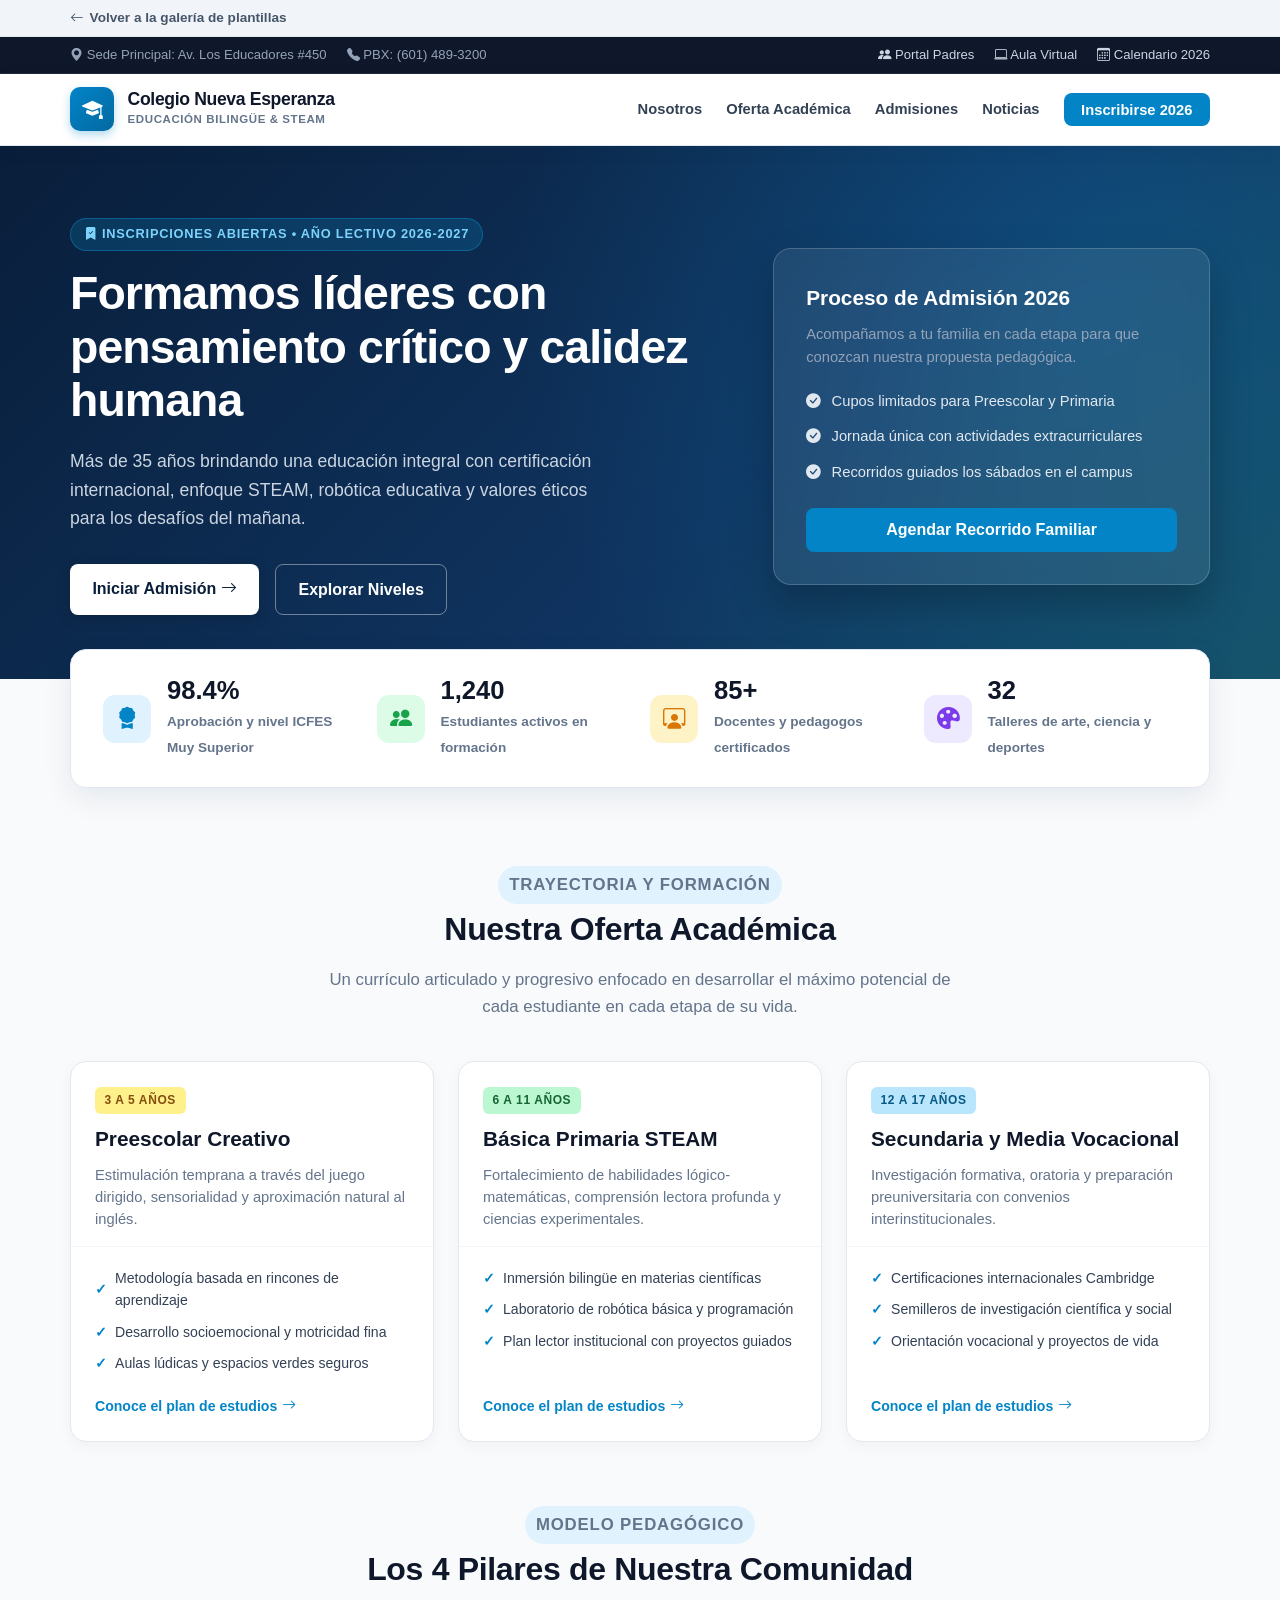
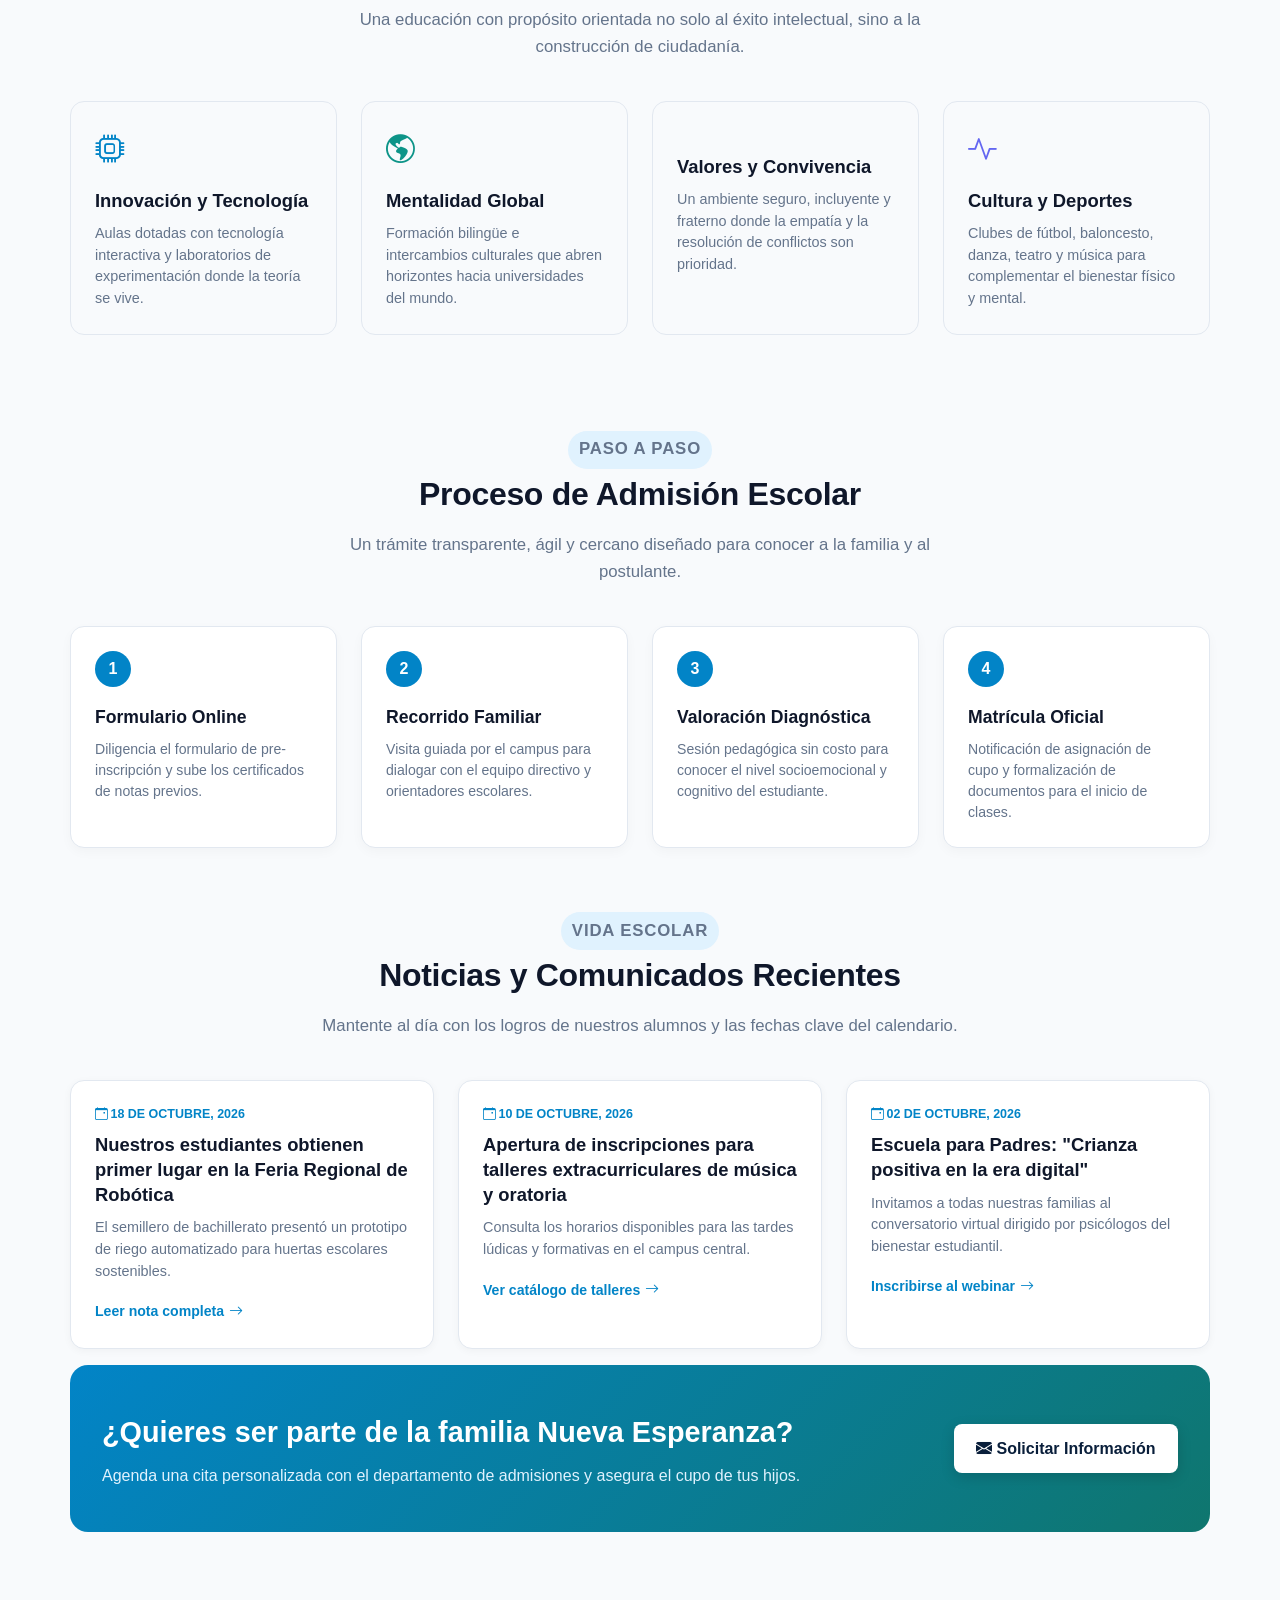
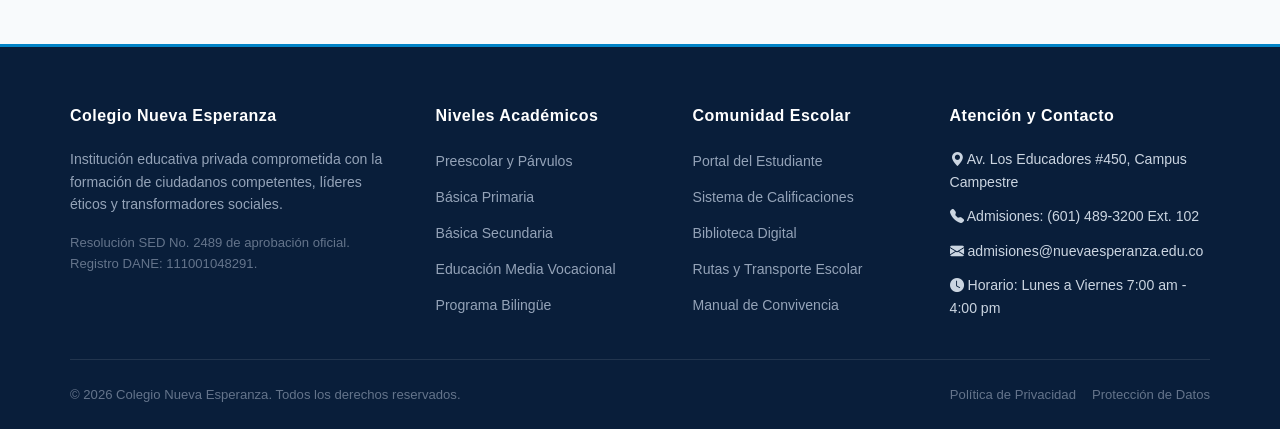
<file: institucion-educativa.html>
<!doctype html>
<html lang="es">
<head>
  <meta charset="UTF-8" />
  <meta name="viewport" content="width=device-width, initial-scale=1.0" />
  <title>Colegio Nueva Esperanza | Excelencia Académica y Formación Humana</title>
  <!-- Bootstrap Icons CDN -->
  <link rel="stylesheet" href="https://cdn.jsdelivr.net/npm/bootstrap-icons@1.11.3/font/bootstrap-icons.min.css" />
  <!-- CSS propio e independiente para esta plantilla -->
  <link rel="stylesheet" href="assets/institucion-educativa.css" />
</head>
<body>

  <!-- Barra de retorno a la galería de plantillas -->
  <aside class="gallery-bar">
    <div class="container">
      <a href="index.html"><i class="bi bi-arrow-left"></i> Volver a la galería de plantillas</a>
    </div>
  </aside>

  <!-- Top utility bar escolar -->
  <div class="inst-topbar">
    <div class="container">
      <div style="display:flex; align-items:center; gap: 1.25rem; flex-wrap: wrap;">
        <span><i class="bi bi-geo-alt-fill"></i> Sede Principal: Av. Los Educadores #450</span>
        <span><i class="bi bi-telephone-fill"></i> PBX: (601) 489-3200</span>
      </div>
      <ul class="inst-topbar-links">
        <li><a href="#portal"><i class="bi bi-people-fill"></i> Portal Padres</a></li>
        <li><a href="#plataforma"><i class="bi bi-laptop"></i> Aula Virtual</a></li>
        <li><a href="#calendario"><i class="bi bi-calendar3"></i> Calendario 2026</a></li>
      </ul>
    </div>
  </div>

  <!-- Barra de navegación institucional -->
  <header class="inst-nav-wrap">
    <div class="container inst-nav">
      <a href="#" class="inst-logo">
        <div class="inst-logo-shield">
          <i class="bi bi-mortarboard-fill"></i>
        </div>
        <div class="inst-logo-text">
          <strong>Colegio Nueva Esperanza</strong>
          <span>Educación Bilingüe & STEAM</span>
        </div>
      </a>

      <nav>
        <ul class="inst-menu">
          <li><a href="#institucional">Nosotros</a></li>
          <li><a href="#academico">Oferta Académica</a></li>
          <li><a href="#admisiones">Admisiones</a></li>
          <li><a href="#noticias">Noticias</a></li>
          <li><a href="#contacto" class="btn-inst-primary">Inscribirse 2026</a></li>
        </ul>
      </nav>
    </div>
  </header>

  <!-- Hero Principal Institucional -->
  <section class="inst-hero">
    <div class="container inst-hero-grid">
      <div class="inst-hero-text">
        <span class="inst-tag"><i class="bi bi-bookmark-check-fill"></i> Inscripciones Abiertas • Año Lectivo 2026-2027</span>
        <h1>Formamos líderes con pensamiento crítico y calidez humana</h1>
        <p>
          Más de 35 años brindando una educación integral con certificación internacional, enfoque STEAM, robótica educativa y valores éticos para los desafíos del mañana.
        </p>
        <div class="inst-hero-btns">
          <a href="#admisiones" class="btn-white">Iniciar Admisión <i class="bi bi-arrow-right"></i></a>
          <a href="#academico" class="btn-outline-white">Explorar Niveles</a>
        </div>
      </div>

      <div class="hero-quick-card">
        <h3>Proceso de Admisión 2026</h3>
        <p>Acompañamos a tu familia en cada etapa para que conozcan nuestra propuesta pedagógica.</p>
        <ul class="hero-highlights">
          <li><i class="bi bi-check-circle-fill"></i> Cupos limitados para Preescolar y Primaria</li>
          <li><i class="bi bi-check-circle-fill"></i> Jornada única con actividades extracurriculares</li>
          <li><i class="bi bi-check-circle-fill"></i> Recorridos guiados los sábados en el campus</li>
        </ul>
        <a href="#admisiones" class="btn-inst-primary" style="display:block; text-align:center; text-decoration:none;">Agendar Recorrido Familiar</a>
      </div>
    </div>
  </section>

  <!-- Métricas e Indicadores Reales (KPIs) -->
  <div class="container inst-stats-section">
    <div class="stats-card-grid">
      <div class="stat-item">
        <div class="stat-icon stat-icon--1">
          <i class="bi bi-award-fill"></i>
        </div>
        <div class="stat-info">
          <strong>98.4%</strong>
          <span>Aprobación y nivel ICFES Muy Superior</span>
        </div>
      </div>

      <div class="stat-item">
        <div class="stat-icon stat-icon--2">
          <i class="bi bi-people-fill"></i>
        </div>
        <div class="stat-info">
          <strong>1,240</strong>
          <span>Estudiantes activos en formación</span>
        </div>
      </div>

      <div class="stat-item">
        <div class="stat-icon stat-icon--3">
          <i class="bi bi-person-workspace"></i>
        </div>
        <div class="stat-info">
          <strong>85+</strong>
          <span>Docentes y pedagogos certificados</span>
        </div>
      </div>

      <div class="stat-item">
        <div class="stat-icon stat-icon--4">
          <i class="bi bi-palette-fill"></i>
        </div>
        <div class="stat-info">
          <strong>32</strong>
          <span>Talleres de arte, ciencia y deportes</span>
        </div>
      </div>
    </div>
  </div>

  <main class="container">
    <!-- SECCIÓN: OFERTA ACADÉMICA -->
    <section class="inst-section" id="academico">
      <div class="section-head">
        <p class="eyebrow">Trayectoria y Formación</p>
        <h2>Nuestra Oferta Académica</h2>
        <p>Un currículo articulado y progresivo enfocado en desarrollar el máximo potencial de cada estudiante en cada etapa de su vida.</p>
      </div>

      <div class="levels-grid">
        <!-- Preescolar -->
        <article class="level-card">
          <div class="level-header">
            <span class="level-badge badge-preschool">3 a 5 años</span>
            <h3>Preescolar Creativo</h3>
            <p>Estimulación temprana a través del juego dirigido, sensorialidad y aproximación natural al inglés.</p>
          </div>
          <div class="level-body">
            <ul class="level-features">
              <li>Metodología basada en rincones de aprendizaje</li>
              <li>Desarrollo socioemocional y motricidad fina</li>
              <li>Aulas lúdicas y espacios verdes seguros</li>
            </ul>
            <a href="#admisiones" class="level-link">Conoce el plan de estudios <i class="bi bi-arrow-right"></i></a>
          </div>
        </article>

        <!-- Primaria -->
        <article class="level-card">
          <div class="level-header">
            <span class="level-badge badge-primary">6 a 11 años</span>
            <h3>Básica Primaria STEAM</h3>
            <p>Fortalecimiento de habilidades lógico-matemáticas, comprensión lectora profunda y ciencias experimentales.</p>
          </div>
          <div class="level-body">
            <ul class="level-features">
              <li>Inmersión bilingüe en materias científicas</li>
              <li>Laboratorio de robótica básica y programación</li>
              <li>Plan lector institucional con proyectos guiados</li>
            </ul>
            <a href="#admisiones" class="level-link">Conoce el plan de estudios <i class="bi bi-arrow-right"></i></a>
          </div>
        </article>

        <!-- Secundaria y Bachillerato -->
        <article class="level-card">
          <div class="level-header">
            <span class="level-badge badge-secondary">12 a 17 años</span>
            <h3>Secundaria y Media Vocacional</h3>
            <p>Investigación formativa, oratoria y preparación preuniversitaria con convenios interinstitucionales.</p>
          </div>
          <div class="level-body">
            <ul class="level-features">
              <li>Certificaciones internacionales Cambridge</li>
              <li>Semilleros de investigación científica y social</li>
              <li>Orientación vocacional y proyectos de vida</li>
            </ul>
            <a href="#admisiones" class="level-link">Conoce el plan de estudios <i class="bi bi-arrow-right"></i></a>
          </div>
        </article>
      </div>
    </section>

    <!-- SECCIÓN: PILARES FORMATIVOS -->
    <section class="inst-section" id="institucional" style="padding-top: 1rem;">
      <div class="section-head">
        <p class="eyebrow">Modelo Pedagógico</p>
        <h2>Los 4 Pilares de Nuestra Comunidad</h2>
        <p>Una educación con propósito orientada no solo al éxito intelectual, sino a la construcción de ciudadanía.</p>
      </div>

      <div class="pillars-grid">
        <div class="pillar-card">
          <div class="pillar-icon" style="color: #0284c7;">
            <i class="bi bi-cpu"></i>
          </div>
          <h3>Innovación y Tecnología</h3>
          <p>Aulas dotadas con tecnología interactiva y laboratorios de experimentación donde la teoría se vive.</p>
        </div>

        <div class="pillar-card">
          <div class="pillar-icon" style="color: #0d9488;">
            <i class="bi bi-globe-americas"></i>
          </div>
          <h3>Mentalidad Global</h3>
          <p>Formación bilingüe e intercambios culturales que abren horizontes hacia universidades del mundo.</p>
        </div>

        <div class="pillar-card">
          <div class="pillar-icon" style="color: #f59e0b;">
            <i class="bi bi-shield-heart"></i>
          </div>
          <h3>Valores y Convivencia</h3>
          <p>Un ambiente seguro, incluyente y fraterno donde la empatía y la resolución de conflictos son prioridad.</p>
        </div>

        <div class="pillar-card">
          <div class="pillar-icon" style="color: #6366f1;">
            <i class="bi bi-activity"></i>
          </div>
          <h3>Cultura y Deportes</h3>
          <p>Clubes de fútbol, baloncesto, danza, teatro y música para complementar el bienestar físico y mental.</p>
        </div>
      </div>
    </section>

    <!-- SECCIÓN: PROCESO DE ADMISIÓN PASO A PASO -->
    <section class="inst-section" id="admisiones">
      <div class="section-head">
        <p class="eyebrow">Paso a Paso</p>
        <h2>Proceso de Admisión Escolar</h2>
        <p>Un trámite transparente, ágil y cercano diseñado para conocer a la familia y al postulante.</p>
      </div>

      <div class="admission-timeline">
        <div class="timeline-step">
          <div class="step-number">1</div>
          <h3>Formulario Online</h3>
          <p>Diligencia el formulario de pre-inscripción y sube los certificados de notas previos.</p>
        </div>

        <div class="timeline-step">
          <div class="step-number">2</div>
          <h3>Recorrido Familiar</h3>
          <p>Visita guiada por el campus para dialogar con el equipo directivo y orientadores escolares.</p>
        </div>

        <div class="timeline-step">
          <div class="step-number">3</div>
          <h3>Valoración Diagnóstica</h3>
          <p>Sesión pedagógica sin costo para conocer el nivel socioemocional y cognitivo del estudiante.</p>
        </div>

        <div class="timeline-step">
          <div class="step-number">4</div>
          <h3>Matrícula Oficial</h3>
          <p>Notificación de asignación de cupo y formalización de documentos para el inicio de clases.</p>
        </div>
      </div>
    </section>

    <!-- SECCIÓN: COMUNICADOS Y NOTICIAS -->
    <section class="inst-section" id="noticias" style="padding-top: 1rem;">
      <div class="section-head">
        <p class="eyebrow">Vida Escolar</p>
        <h2>Noticias y Comunicados Recientes</h2>
        <p>Mantente al día con los logros de nuestros alumnos y las fechas clave del calendario.</p>
      </div>

      <div class="news-grid">
        <article class="news-card">
          <span class="news-date"><i class="bi bi-calendar-event"></i> 18 de Octubre, 2026</span>
          <h3>Nuestros estudiantes obtienen primer lugar en la Feria Regional de Robótica</h3>
          <p>El semillero de bachillerato presentó un prototipo de riego automatizado para huertas escolares sostenibles.</p>
          <a href="#" class="level-link">Leer nota completa <i class="bi bi-arrow-right"></i></a>
        </article>

        <article class="news-card">
          <span class="news-date"><i class="bi bi-calendar-event"></i> 10 de Octubre, 2026</span>
          <h3>Apertura de inscripciones para talleres extracurriculares de música y oratoria</h3>
          <p>Consulta los horarios disponibles para las tardes lúdicas y formativas en el campus central.</p>
          <a href="#" class="level-link">Ver catálogo de talleres <i class="bi bi-arrow-right"></i></a>
        </article>

        <article class="news-card">
          <span class="news-date"><i class="bi bi-calendar-event"></i> 02 de Octubre, 2026</span>
          <h3>Escuela para Padres: "Crianza positiva en la era digital"</h3>
          <p>Invitamos a todas nuestras familias al conversatorio virtual dirigido por psicólogos del bienestar estudiantil.</p>
          <a href="#" class="level-link">Inscribirse al webinar <i class="bi bi-arrow-right"></i></a>
        </article>
      </div>

      <!-- Banner de Llamado a la Acción -->
      <div class="cta-banner" id="contacto">
        <div class="cta-banner-content">
          <h2>¿Quieres ser parte de la familia Nueva Esperanza?</h2>
          <p>Agenda una cita personalizada con el departamento de admisiones y asegura el cupo de tus hijos.</p>
        </div>
        <a href="mailto:admisiones@nuevaesperanza.edu.co" class="btn-white">
          <i class="bi bi-envelope-fill"></i> Solicitar Información
        </a>
      </div>
    </section>
  </main>

  <!-- Footer Institucional Estructurado -->
  <footer class="inst-footer">
    <div class="container">
      <div class="inst-footer-grid">
        <div class="footer-col">
          <h4>Colegio Nueva Esperanza</h4>
          <p style="font-size: 0.88rem; line-height: 1.6; color: #94a3b8; margin-bottom: 1rem;">
            Institución educativa privada comprometida con la formación de ciudadanos competentes, líderes éticos y transformadores sociales.
          </p>
          <p style="font-size: 0.82rem; color: #64748b;">
            Resolución SED No. 2489 de aprobación oficial. Registro DANE: 111001048291.
          </p>
        </div>

        <div class="footer-col">
          <h4>Niveles Académicos</h4>
          <ul>
            <li><a href="#academico">Preescolar y Párvulos</a></li>
            <li><a href="#academico">Básica Primaria</a></li>
            <li><a href="#academico">Básica Secundaria</a></li>
            <li><a href="#academico">Educación Media Vocacional</a></li>
            <li><a href="#academico">Programa Bilingüe</a></li>
          </ul>
        </div>

        <div class="footer-col">
          <h4>Comunidad Escolar</h4>
          <ul>
            <li><a href="#">Portal del Estudiante</a></li>
            <li><a href="#">Sistema de Calificaciones</a></li>
            <li><a href="#">Biblioteca Digital</a></li>
            <li><a href="#">Rutas y Transporte Escolar</a></li>
            <li><a href="#">Manual de Convivencia</a></li>
          </ul>
        </div>

        <div class="footer-col">
          <h4>Atención y Contacto</h4>
          <ul style="gap: 0.75rem;">
            <li style="color: #cbd5e1; font-size: 0.88rem;"><i class="bi bi-geo-alt-fill"></i> Av. Los Educadores #450, Campus Campestre</li>
            <li style="color: #cbd5e1; font-size: 0.88rem;"><i class="bi bi-telephone-fill"></i> Admisiones: (601) 489-3200 Ext. 102</li>
            <li style="color: #cbd5e1; font-size: 0.88rem;"><i class="bi bi-envelope-fill"></i> admisiones@nuevaesperanza.edu.co</li>
            <li style="color: #cbd5e1; font-size: 0.88rem;"><i class="bi bi-clock-fill"></i> Horario: Lunes a Viernes 7:00 am - 4:00 pm</li>
          </ul>
        </div>
      </div>

      <div class="footer-bottom">
        <div>© 2026 Colegio Nueva Esperanza. Todos los derechos reservados.</div>
        <div style="display: flex; gap: 1rem;">
          <a href="#" style="color: #64748b; text-decoration: none;">Política de Privacidad</a>
          <a href="#" style="color: #64748b; text-decoration: none;">Protección de Datos</a>
        </div>
      </div>
    </div>
  </footer>

</body>
</html>
</file>
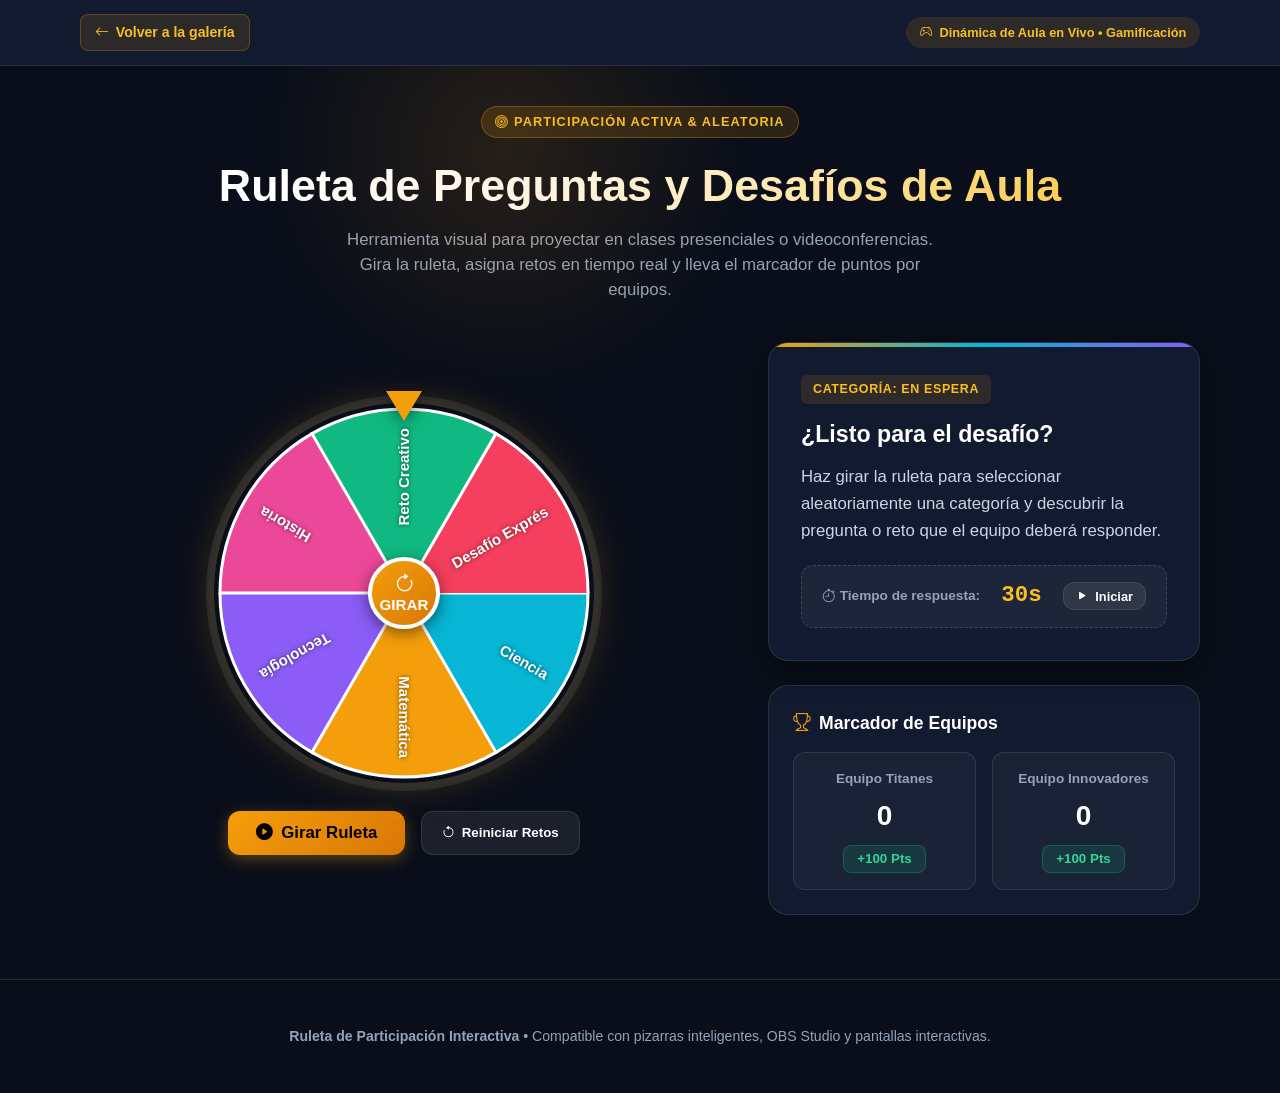
<file: ruleta-retos.html>
<!doctype html>
<html lang="es">
<head>
  <meta charset="UTF-8" />
  <meta name="viewport" content="width=device-width, initial-scale=1.0" />
  <title>Ruleta de Retos & Preguntas de Aula | Gamificación Dinámica</title>
  <!-- Bootstrap Icons CDN -->
  <link rel="stylesheet" href="https://cdn.jsdelivr.net/npm/bootstrap-icons@1.11.3/font/bootstrap-icons.min.css" />
  <!-- CSS propio e independiente para esta plantilla -->
  <link rel="stylesheet" href="assets/ruleta-retos.css" />
</head>
<body>

  <!-- Barra superior de navegación y retorno -->
  <header class="spin-topbar">
    <div class="spin-container spin-nav">
      <a class="spin-back-link" href="index.html">
        <i class="bi bi-arrow-left"></i> Volver a la galería
      </a>
      <span class="spin-badge-header">
        <i class="bi bi-controller"></i> Dinámica de Aula en Vivo • Gamificación
      </span>
    </div>
  </header>

  <!-- Encabezado de la Actividad -->
  <div class="spin-container">
    <header class="spin-header">
      <span class="spin-tag"><i class="bi bi-bullseye"></i> Participación Activa & Aleatoria</span>
      <h1>Ruleta de Preguntas y Desafíos de Aula</h1>
      <p>Herramienta visual para proyectar en clases presenciales o videoconferencias. Gira la ruleta, asigna retos en tiempo real y lleva el marcador de puntos por equipos.</p>
    </header>

    <main class="spinner-main-grid">
      <!-- Columna Izquierda: Escenario de la Ruleta -->
      <section class="wheel-stage">
        <div class="wheel-outer-wrapper">
          <!-- Indicador superior -->
          <div class="wheel-pointer"></div>

          <!-- Canvas de la Ruleta -->
          <canvas id="wheel-canvas" width="380" height="380"></canvas>

          <!-- Botón central de giro -->
          <button class="wheel-center-button" id="center-spin-btn" onclick="spinWheel()" title="¡Haz clic para girar!">
            <i class="bi bi-arrow-clockwise" style="font-size:1.3rem;"></i>
            <span>GIRAR</span>
          </button>
        </div>

        <!-- Botonera de control -->
        <div class="wheel-controls">
          <button class="btn-spin-action" id="main-spin-btn" onclick="spinWheel()">
            <i class="bi bi-play-circle-fill"></i> Girar Ruleta
          </button>
          <button class="btn-spin-secondary" onclick="resetGameSession()">
            <i class="bi bi-arrow-counterclockwise"></i> Reiniciar Retos
          </button>
        </div>
      </section>

      <!-- Columna Derecha: Tarjeta de Desafío & Marcador -->
      <aside class="spin-info-side">
        <!-- Tarjeta de Reto Obtenido -->
        <article class="challenge-card" id="challenge-display">
          <span class="challenge-badge" id="challenge-category">Categoría: En Espera</span>
          <h2 class="challenge-title" id="challenge-title">¿Listo para el desafío?</h2>
          <p class="challenge-prompt" id="challenge-prompt">
            Haz girar la ruleta para seleccionar aleatoriamente una categoría y descubrir la pregunta o reto que el equipo deberá responder.
          </p>

          <!-- Cuenta regresiva de respuesta -->
          <div class="quick-timer-box">
            <span class="timer-label"><i class="bi bi-stopwatch"></i> Tiempo de respuesta:</span>
            <span class="timer-countdown" id="spin-countdown">30s</span>
            <button class="btn-spin-secondary" id="timer-start-btn" onclick="startTimer30s()" style="padding:0.35rem 0.75rem; font-size:0.8rem;">
              <i class="bi bi-play-fill"></i> Iniciar
            </button>
          </div>
        </article>

        <!-- Marcador de Equipos del Aula -->
        <div class="scoreboard-box">
          <h3><i class="bi bi-trophy" style="color:#f59e0b;"></i> Marcador de Equipos</h3>
          <div class="teams-grid">
            <!-- Equipo A -->
            <div class="team-score-card">
              <div class="team-name">Equipo Titanes</div>
              <div class="team-points" id="score-team-a">0</div>
              <button class="btn-point-add" onclick="addPoint('a')">+100 Pts</button>
            </div>

            <!-- Equipo B -->
            <div class="team-score-card">
              <div class="team-name">Equipo Innovadores</div>
              <div class="team-points" id="score-team-b">0</div>
              <button class="btn-point-add" onclick="addPoint('b')">+100 Pts</button>
            </div>
          </div>
        </div>
      </aside>
    </main>
  </div>

  <footer class="spin-footer">
    <div class="spin-container">
      <p><strong>Ruleta de Participación Interactiva</strong> • Compatible con pizarras inteligentes, OBS Studio y pantallas interactivas.</p>
    </div>
  </footer>

  <!-- Script interactivo de la Ruleta en Canvas -->
  <script>
    const segments = [
      {
        label: "Ciencia",
        color: "#06b6d4",
        category: "Ciencias & Naturaleza",
        challenges: [
          "Explica en 30 segundos cómo se produce el efecto invernadero.",
          "Nombra los tres estados principales de la materia y un ejemplo de cambio de fase.",
          "¿Cuál es la función principal de los glóbulos rojos en la sangre?"
        ]
      },
      {
        label: "Matemática",
        color: "#f59e0b",
        category: "Lógica & Matemáticas",
        challenges: [
          "Calcula mentalmente: Si un producto cuesta $80 y tiene 25% de descuento, ¿cuál es su precio?",
          "¿Cómo se define el perímetro de una figura geométrica y en qué unidades se mide?",
          "Menciona la regla de signos para la multiplicación de números negativos."
        ]
      },
      {
        label: "Tecnología",
        color: "#8b5cf6",
        category: "Tecnología & STEAM",
        challenges: [
          "Menciona 2 diferencias entre software y hardware con ejemplos de la vida real.",
          "¿Qué es un algoritmo y en qué se parece a una receta de cocina?",
          "¿Qué medidas de seguridad digital debemos tener con nuestras contraseñas?"
        ]
      },
      {
        label: "Historia",
        color: "#ec4899",
        category: "Historia & Humanidades",
        challenges: [
          "¿Por qué la invención de la imprenta cambió la difusión del conocimiento en el mundo?",
          "Nombra dos civilizaciones antiguas y su principal aporte arquitectónico o cultural.",
          "Explica qué es una fuente primaria en la investigación histórica."
        ]
      },
      {
        label: "Reto Creativo",
        color: "#10b981",
        category: "Creatividad & Oratoria",
        challenges: [
          "Convence a la clase en 30 segundos de adoptar un hábito saludable.",
          "Describe un objeto cotidiano sin decir su nombre ni para qué sirve hasta que adivinen.",
          "Improvisa un eslogan motivacional para el equipo rival."
        ]
      },
      {
        label: "Desafío Exprés",
        color: "#f43f5e",
        category: "Reto Rápido",
        challenges: [
          "Nombra 5 países de América del Sur en menos de 10 segundos.",
          "Deletrea la palabra 'E-S-P-E-C-I-F-I-C-A-C-I-O-N' sin equivocarte.",
          "Menciona 4 elementos de la tabla periódica sin dudar."
        ]
      }
    ];

    const canvas = document.getElementById("wheel-canvas");
    const ctx = canvas.getContext("2d");
    const width = canvas.width;
    const height = canvas.height;
    const radius = width / 2;
    let currentAngle = 0;
    let isSpinning = false;

    // Dibujar los sectores de la ruleta
    function drawWheel() {
      const numSegments = segments.length;
      const arcSize = (2 * Math.PI) / numSegments;

      ctx.clearRect(0, 0, width, height);

      segments.forEach((seg, i) => {
        const startAngle = i * arcSize + currentAngle;
        const endAngle = startAngle + arcSize;

        // Sector circular
        ctx.beginPath();
        ctx.moveTo(radius, radius);
        ctx.arc(radius, radius, radius - 6, startAngle, endAngle);
        ctx.fillStyle = seg.color;
        ctx.fill();
        ctx.strokeStyle = "#ffffff";
        ctx.lineWidth = 3;
        ctx.stroke();

        // Texto del sector
        ctx.save();
        ctx.translate(radius, radius);
        ctx.rotate(startAngle + arcSize / 2);
        ctx.textAlign = "right";
        ctx.fillStyle = "#ffffff";
        ctx.font = "bold 15px -apple-system, sans-serif";
        ctx.shadowColor = "rgba(0,0,0,0.6)";
        ctx.shadowBlur = 4;
        ctx.fillText(seg.label, radius - 25, 5);
        ctx.restore();
      });
    }

    drawWheel();

    // Animación de Giro de la Ruleta
    function spinWheel() {
      if (isSpinning) return;
      isSpinning = true;

      document.getElementById("main-spin-btn").disabled = true;
      document.getElementById("center-spin-btn").style.pointerEvents = "none";
      clearInterval(timerInterval);
      document.getElementById("spin-countdown").textContent = "30s";

      // Cálculo de vueltas aleatorias (entre 5 y 8 vueltas completas + sector)
      const spinAngle = Math.random() * 360 + 360 * 5;
      const duration = 4000;
      const startTime = performance.now();
      const initialAngle = currentAngle;
      const targetAngleRad = (spinAngle * Math.PI) / 180;

      function animateSpin(currentTime) {
        const elapsed = currentTime - startTime;
        const progress = Math.min(elapsed / duration, 1);
        
        // Easing cúbico desacelerado (ease-out)
        const easeOut = 1 - Math.pow(1 - progress, 3);
        currentAngle = initialAngle + targetAngleRad * easeOut;

        drawWheel();

        if (progress < 1) {
          requestAnimationFrame(animateSpin);
        } else {
          isSpinning = false;
          document.getElementById("main-spin-btn").disabled = false;
          document.getElementById("center-spin-btn").style.pointerEvents = "auto";
          determineWinner();
        }
      }

      requestAnimationFrame(animateSpin);
    }

    // Determinar qué segmento quedó bajo el puntero superior
    function determineWinner() {
      const numSegments = segments.length;
      const arcSize = (2 * Math.PI) / numSegments;
      
      // La flecha está en la parte superior (270 grados = 1.5 * PI)
      let normalizedAngle = (1.5 * Math.PI - currentAngle) % (2 * Math.PI);
      if (normalizedAngle < 0) normalizedAngle += 2 * Math.PI;

      const winningIndex = Math.floor(normalizedAngle / arcSize);
      const winner = segments[winningIndex];

      // Seleccionar un reto aleatorio de esa categoría
      const randomChallenge = winner.challenges[Math.floor(Math.random() * winner.challenges.length)];

      // Actualizar tarjeta lateral con feedback visual
      document.getElementById("challenge-category").textContent = `Categoría: ${winner.category}`;
      document.getElementById("challenge-category").style.color = winner.color;
      document.getElementById("challenge-category").style.borderColor = winner.color;
      document.getElementById("challenge-title").textContent = `Reto de ${winner.label}`;
      document.getElementById("challenge-prompt").textContent = randomChallenge;

      // Iniciar automáticamente el temporizador
      startTimer30s();
    }

    // Temporizador de 30 segundos
    let timerInterval = null;
    let secondsLeft = 30;

    function startTimer30s() {
      clearInterval(timerInterval);
      secondsLeft = 30;
      const timerEl = document.getElementById("spin-countdown");
      timerEl.textContent = `${secondsLeft}s`;
      timerEl.style.color = "#fbbf24";

      timerInterval = setInterval(() => {
        secondsLeft--;
        timerEl.textContent = `${secondsLeft}s`;
        if (secondsLeft <= 5) {
          timerEl.style.color = "#ef4444";
        }
        if (secondsLeft <= 0) {
          clearInterval(timerInterval);
          timerEl.textContent = "¡Tiempo!";
          alert("⏰ ¡Tiempo cumplido para responder el reto!");
        }
      }, 1000);
    }

    // Marcador de Puntos
    let scoreA = 0;
    let scoreB = 0;

    function addPoint(team) {
      if (team === 'a') {
        scoreA += 100;
        document.getElementById("score-team-a").textContent = scoreA;
      } else {
        scoreB += 100;
        document.getElementById("score-team-b").textContent = scoreB;
      }
    }

    function resetGameSession() {
      scoreA = 0;
      scoreB = 0;
      document.getElementById("score-team-a").textContent = "0";
      document.getElementById("score-team-b").textContent = "0";
      clearInterval(timerInterval);
      document.getElementById("spin-countdown").textContent = "30s";
      document.getElementById("challenge-category").textContent = "Categoría: En Espera";
      document.getElementById("challenge-title").textContent = "¿Listo para el desafío?";
      document.getElementById("challenge-prompt").textContent = "Haz girar la ruleta para seleccionar aleatoriamente una categoría y descubrir el reto.";
    }
  </script>
</body>
</html>
</file>
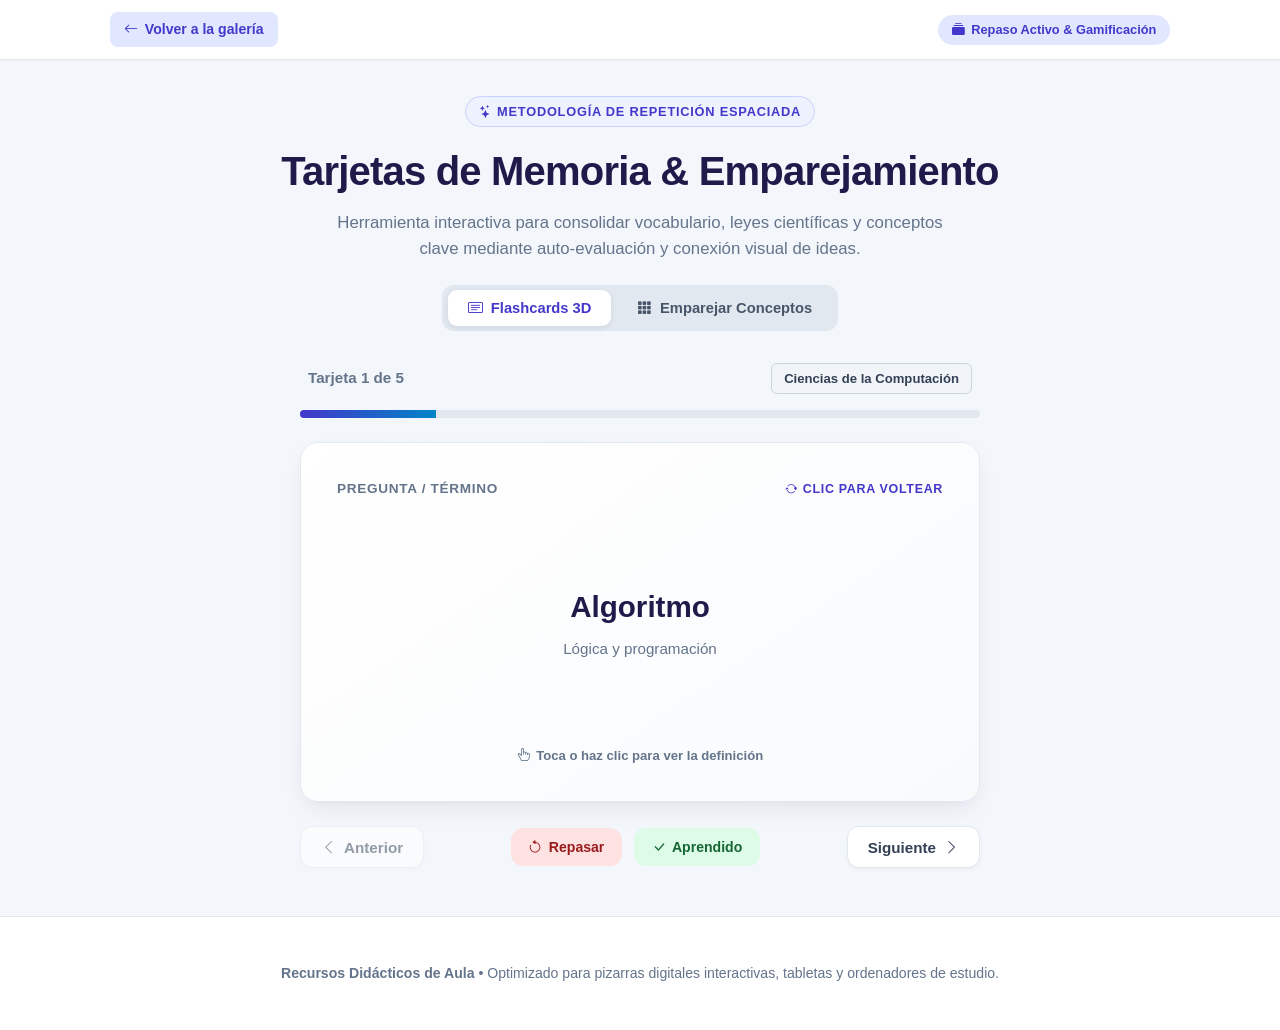
<file: tarjetas-didacticas.html>
<!doctype html>
<html lang="es">
<head>
  <meta charset="UTF-8" />
  <meta name="viewport" content="width=device-width, initial-scale=1.0" />
  <title>Tarjetas Didácticas & Emparejamiento | Recursos Interactivos de Estudio</title>
  <!-- Bootstrap Icons CDN -->
  <link rel="stylesheet" href="https://cdn.jsdelivr.net/npm/bootstrap-icons@1.11.3/font/bootstrap-icons.min.css" />
  <!-- CSS propio e independiente para esta plantilla -->
  <link rel="stylesheet" href="assets/tarjetas-didacticas.css" />
</head>
<body>

  <!-- Barra superior con retorno -->
  <header class="fc-topbar">
    <div class="fc-container fc-nav">
      <a class="fc-back-link" href="index.html">
        <i class="bi bi-arrow-left"></i> Volver a la galería
      </a>
      <span class="fc-badge-header">
        <i class="bi bi-collection-fill"></i> Repaso Activo & Gamificación
      </span>
    </div>
  </header>

  <!-- Encabezado de la Actividad -->
  <div class="fc-container">
    <header class="fc-header">
      <span class="fc-tag"><i class="bi bi-stars"></i> Metodología de Repetición Espaciada</span>
      <h1>Tarjetas de Memoria & Emparejamiento</h1>
      <p>Herramienta interactiva para consolidar vocabulario, leyes científicas y conceptos clave mediante auto-evaluación y conexión visual de ideas.</p>
    </header>

    <!-- Pestañas de Cambio de Modo -->
    <div class="mode-tabs-wrap">
      <div class="mode-tabs">
        <button class="mode-tab-btn active" id="tab-flashcards-btn" onclick="switchMode('flashcards')">
          <i class="bi bi-card-text"></i> Flashcards 3D
        </button>
        <button class="mode-tab-btn" id="tab-matching-btn" onclick="switchMode('matching')">
          <i class="bi bi-grid-3x3-gap-fill"></i> Emparejar Conceptos
        </button>
      </div>
    </div>

    <main>
      <!-- ============================================================
           VISTA 1: FLASHCARDS 3D INTERACTIVAS
           ============================================================ -->
      <section class="activity-mode-view active" id="view-flashcards">
        <div class="flashcards-layout">
          
          <div class="fc-controls-bar">
            <span class="fc-counter" id="fc-counter">Tarjeta 1 de 5</span>
            <span class="fc-category-badge" id="fc-category">Ciencias de la Computación</span>
          </div>

          <!-- Barra de progreso -->
          <div class="fc-progress-bar-wrap">
            <div class="fc-progress-fill" id="fc-progress-fill" style="width: 20%;"></div>
          </div>

          <!-- Escena 3D de la tarjeta con giro interactivo -->
          <div class="flashcard-3d-scene" onclick="flipCurrentCard()" title="Haz clic para girar la tarjeta">
            <div class="flashcard-card" id="active-flashcard">
              
              <!-- CARA FRONTAL: CONCEPTO / PREGUNTA -->
              <div class="card-face card-face--front">
                <div class="card-face-header">
                  <span>Pregunta / Término</span>
                  <span class="card-hint"><i class="bi bi-arrow-repeat"></i> Clic para voltear</span>
                </div>
                <div class="card-face-body">
                  <h2 class="card-concept-title" id="card-front-title">Algoritmo</h2>
                  <p class="card-concept-subtitle" id="card-front-subtitle">Fundamentos de programación</p>
                </div>
                <div class="card-face-footer">
                  <i class="bi bi-hand-index-thumb"></i> Toca o haz clic para ver la definición
                </div>
              </div>

              <!-- CARA TRASERA: DEFINICIÓN / EXPLICACIÓN -->
              <div class="card-face card-face--back">
                <div class="card-face-header">
                  <span>Definición / Respuesta</span>
                  <span class="card-hint"><i class="bi bi-check-circle"></i> Repaso</span>
                </div>
                <div class="card-face-body">
                  <p class="card-definition-text" id="card-back-definition">
                    Conjunto ordenado, finito y bien definido de pasos o instrucciones que permite solucionar un problema específico o realizar una tarea.
                  </p>
                  <div class="card-formula-box" id="card-back-detail">
                    Entrada ➔ Proceso ➔ Salida
                  </div>
                </div>
                <div class="card-face-footer">
                  <i class="bi bi-arrow-repeat"></i> Haz clic para volver al frente
                </div>
              </div>

            </div>
          </div>

          <!-- Botones de Navegación y Auto-calificación -->
          <div class="fc-actions-row">
            <button class="btn-fc-nav" id="btn-fc-prev" onclick="prevCard()" disabled>
              <i class="bi bi-chevron-left"></i> Anterior
            </button>

            <div class="fc-eval-buttons">
              <button class="btn-eval btn-eval--need-review" onclick="markCardMastery(false)" title="Volver a estudiar más tarde">
                <i class="bi bi-arrow-counterclockwise"></i> Repasar
              </button>
              <button class="btn-eval btn-eval--mastered" onclick="markCardMastery(true)" title="Ya domino este concepto">
                <i class="bi bi-check-lg"></i> Aprendido
              </button>
            </div>

            <button class="btn-fc-nav" id="btn-fc-next" onclick="nextCard()">
              Siguiente <i class="bi bi-chevron-right"></i>
            </button>
          </div>

        </div>
      </section>

      <!-- ============================================================
           VISTA 2: EMPAREJAMIENTO DE CONCEPTOS (MATCHING GAME)
           ============================================================ -->
      <section class="activity-mode-view" id="view-matching">
        <div class="matching-layout">
          
          <div class="matching-header">
            <h2><i class="bi bi-link-45deg" style="color:var(--fc-primary);"></i> Emparejar Términos y Definiciones</h2>
            <div class="matching-stats">
              <span class="matching-chip" id="match-score">Parejas: 0 / 4</span>
              <span class="matching-chip" id="match-attempts">Intentos: 0</span>
              <button class="btn-secondary-match" onclick="resetMatchingGame()">
                <i class="bi bi-arrow-counterclockwise"></i> Reiniciar
              </button>
            </div>
          </div>

          <p class="matching-instructions">
            Haz clic en un término de la columna izquierda y luego haz clic en su definición correspondiente de la derecha para conectarlos.
          </p>

          <div class="matching-columns">
            <!-- Columna de Términos -->
            <div>
              <h3 class="matching-col-title"><i class="bi bi-tag-fill"></i> Términos</h3>
              <div class="items-column" id="terms-column">
                <!-- Se llena dinámicamente con JS -->
              </div>
            </div>

            <!-- Columna de Definiciones -->
            <div>
              <h3 class="matching-col-title"><i class="bi bi-chat-left-text-fill"></i> Definiciones</h3>
              <div class="items-column" id="definitions-column">
                <!-- Se llena dinámicamente con JS -->
              </div>
            </div>
          </div>

          <div class="matching-alert" id="matching-feedback">
            🎉 ¡Excelente trabajo! Has emparejado correctamente todos los conceptos del reto.
          </div>

        </div>
      </section>
    </main>
  </div>

  <!-- Footer didáctico -->
  <footer class="fc-footer">
    <div class="fc-container">
      <p><strong>Recursos Didácticos de Aula</strong> • Optimizado para pizarras digitales interactivas, tabletas y ordenadores de estudio.</p>
    </div>
  </footer>

  <!-- Lógica interactiva en Vanilla JS -->
  <script>
    /* ============================================================
       1. BASE DE DATOS DE TARJETAS (FLASHCARDS)
       ============================================================ */
    const flashcardsData = [
      {
        concept: "Algoritmo",
        category: "Ciencias de la Computación",
        subtitle: "Lógica y programación",
        definition: "Conjunto ordenado, finito y sistemático de instrucciones o reglas que permiten resolver un problema o procesar información.",
        detail: "Entrada ➔ Algoritmo ➔ Salida"
      },
      {
        concept: "Fotosíntesis",
        category: "Biología & Ciencias Naturales",
        subtitle: "Fisiología vegetal",
        definition: "Proceso biológico mediante el cual las plantas convierten dióxido de carbono y agua en glucosa y oxígeno utilizando la energía de la luz solar.",
        detail: "6CO₂ + 6H₂O + Luz ➔ C₆H₁₂O₆ + 6O₂"
      },
      {
        concept: "Teorema de Pitágoras",
        category: "Geometría & Matemáticas",
        subtitle: "Triángulos rectángulos",
        definition: "En todo triángulo rectángulo, el cuadrado de la longitud de la hipotenusa es igual a la suma de los cuadrados de las longitudes de los catetos.",
        detail: "a² + b² = c²"
      },
      {
        concept: "Energía Cinética",
        category: "Física Mecánica",
        subtitle: "Dinámica y trabajo",
        definition: "Es la energía asociada al movimiento de un cuerpo, la cual depende directamente de su masa y del cuadrado de su velocidad.",
        detail: "Ec = ½ · m · v²"
      },
      {
        concept: "Pensamiento Crítico",
        category: "Habilidades del Siglo XXI",
        subtitle: "Filosofía y argumentación",
        definition: "Capacidad de analizar, evaluar y contrastar información de forma reflexiva, imparcial y fundamentada antes de aceptar conclusiones.",
        detail: "Cuestionar • Analizar • Concluir"
      }
    ];

    let currentCardIndex = 0;
    const cardElement = document.getElementById('active-flashcard');

    function renderCard(index) {
      const data = flashcardsData[index];
      // Restablecer posición sin voltear
      cardElement.classList.remove('flipped');

      document.getElementById('fc-counter').textContent = `Tarjeta ${index + 1} de ${flashcardsData.length}`;
      document.getElementById('fc-category').textContent = data.category;
      document.getElementById('card-front-title').textContent = data.concept;
      document.getElementById('card-front-subtitle').textContent = data.subtitle;
      document.getElementById('card-back-definition').textContent = data.definition;
      document.getElementById('card-back-detail').textContent = data.detail;

      // Actualizar barra de progreso
      const progressPercent = ((index + 1) / flashcardsData.length) * 100;
      document.getElementById('fc-progress-fill').style.width = `${progressPercent}%`;

      // Habilitar / deshabilitar botones
      document.getElementById('btn-fc-prev').disabled = (index === 0);
      document.getElementById('btn-fc-next').disabled = (index === flashcardsData.length - 1);
    }

    function flipCurrentCard() {
      cardElement.classList.toggle('flipped');
    }

    function nextCard() {
      if (currentCardIndex < flashcardsData.length - 1) {
        currentCardIndex++;
        renderCard(currentCardIndex);
      }
    }

    function prevCard() {
      if (currentCardIndex > 0) {
        currentCardIndex--;
        renderCard(currentCardIndex);
      }
    }

    function markCardMastery(mastered) {
      if (mastered) {
        // Breve animación de avance
        if (currentCardIndex < flashcardsData.length - 1) {
          nextCard();
        } else {
          alert('🏆 ¡Has repasado todas las tarjetas del mazo!');
        }
      } else {
        flipCurrentCard();
      }
    }

    /* ============================================================
       2. MODO EMPAREJAMIENTO (MATCHING GAME)
       ============================================================ */
    const matchingData = [
      { id: '1', term: 'Algoritmo', def: 'Secuencia finita y ordenada de pasos para resolver un problema.' },
      { id: '2', term: 'Fotosíntesis', def: 'Conversión de luz solar, CO₂ y agua en glucosa y oxígeno.' },
      { id: '3', term: 'Hipotenusa', def: 'Lado de mayor longitud opuesto al ángulo recto en un triángulo.' },
      { id: '4', term: 'Energía Cinética', def: 'Energía que posee un cuerpo debido a su velocidad y masa.' }
    ];

    let selectedTerm = null;
    let selectedDef = null;
    let pairedCount = 0;
    let attemptsCount = 0;

    function initMatchingGame() {
      const termsCol = document.getElementById('terms-column');
      const defsCol = document.getElementById('definitions-column');
      termsCol.innerHTML = '';
      defsCol.innerHTML = '';
      pairedCount = 0;
      attemptsCount = 0;
      selectedTerm = null;
      selectedDef = null;
      updateMatchScore();
      document.getElementById('matching-feedback').className = 'matching-alert';

      // Barajar arrays
      const shuffledTerms = [...matchingData].sort(() => Math.random() - 0.5);
      const shuffledDefs = [...matchingData].sort(() => Math.random() - 0.5);

      shuffledTerms.forEach((item, idx) => {
        const div = document.createElement('div');
        div.className = 'match-item';
        div.dataset.id = item.id;
        div.innerHTML = `<span>${item.term}</span> <span class="match-badge">${String.fromCharCode(65 + idx)}</span>`;
        div.onclick = () => selectTerm(div);
        termsCol.appendChild(div);
      });

      shuffledDefs.forEach((item, idx) => {
        const div = document.createElement('div');
        div.className = 'match-item';
        div.dataset.id = item.id;
        div.innerHTML = `<span>${item.def}</span> <span class="match-badge">${idx + 1}</span>`;
        div.onclick = () => selectDef(div);
        defsCol.appendChild(div);
      });
    }

    function selectTerm(elem) {
      if (elem.classList.contains('paired')) return;

      document.querySelectorAll('#terms-column .match-item').forEach(el => el.classList.remove('selected'));
      selectedTerm = elem;
      elem.classList.add('selected');

      checkMatch();
    }

    function selectDef(elem) {
      if (elem.classList.contains('paired')) return;

      document.querySelectorAll('#definitions-column .match-item').forEach(el => el.classList.remove('selected'));
      selectedDef = elem;
      elem.classList.add('selected');

      checkMatch();
    }

    function checkMatch() {
      if (!selectedTerm || !selectedDef) return;

      attemptsCount++;

      if (selectedTerm.dataset.id === selectedDef.dataset.id) {
        // Emparejamiento correcto
        selectedTerm.classList.remove('selected');
        selectedDef.classList.remove('selected');
        selectedTerm.classList.add('paired');
        selectedDef.classList.add('paired');
        selectedTerm = null;
        selectedDef = null;
        pairedCount++;
        updateMatchScore();

        if (pairedCount === matchingData.length) {
          const feedback = document.getElementById('matching-feedback');
          feedback.className = 'matching-alert show success';
          feedback.innerHTML = `🎉 ¡Reto completado en ${attemptsCount} intentos! Dominio conceptual comprobado.`;
        }
      } else {
        // Emparejamiento erróneo
        const termElem = selectedTerm;
        const defElem = selectedDef;
        termElem.classList.add('wrong');
        defElem.classList.add('wrong');

        setTimeout(() => {
          termElem.classList.remove('selected', 'wrong');
          defElem.classList.remove('selected', 'wrong');
        }, 500);

        selectedTerm = null;
        selectedDef = null;
        updateMatchScore();
      }
    }

    function updateMatchScore() {
      document.getElementById('match-score').textContent = `Parejas: ${pairedCount} / ${matchingData.length}`;
      document.getElementById('match-attempts').textContent = `Intentos: ${attemptsCount}`;
    }

    function resetMatchingGame() {
      initMatchingGame();
    }

    /* ============================================================
       3. CAMBIO DE MODO
       ============================================================ */
    function switchMode(mode) {
      document.getElementById('tab-flashcards-btn').classList.remove('active');
      document.getElementById('tab-matching-btn').classList.remove('active');
      document.getElementById('view-flashcards').classList.remove('active');
      document.getElementById('view-matching').classList.remove('active');

      if (mode === 'flashcards') {
        document.getElementById('tab-flashcards-btn').classList.add('active');
        document.getElementById('view-flashcards').classList.add('active');
      } else {
        document.getElementById('tab-matching-btn').classList.add('active');
        document.getElementById('view-matching').classList.add('active');
        if (pairedCount === 0) {
          initMatchingGame();
        }
      }
    }

    // Inicializar al cargar
    document.addEventListener('DOMContentLoaded', () => {
      renderCard(0);
      initMatchingGame();
    });
  </script>
</body>
</html>
</file>
<file: assets/styles.css>
/* ============================================================
   PORTAL / GALERÍA DE PLANTILLAS EDUCATIVAS - MODERN HUB
   ============================================================ */

:root {
  --hub-bg: #0b1329;
  --hub-surface: #131e3a;
  --hub-card-bg: rgba(255, 255, 255, 0.04);
  --hub-border: rgba(255, 255, 255, 0.1);
  --hub-primary: #38bdf8;
  --hub-teal: #14b8a6;
  --hub-amber: #f59e0b;
  --hub-indigo: #818cf8;
  --hub-emerald: #10b981;
  --hub-text-light: #f8fafc;
  --hub-text-muted: #94a3b8;
  --hub-radius: 20px;
}

* {
  box-sizing: border-box;
}

body {
  margin: 0;
  padding: 0;
  font-family: -apple-system, BlinkMacSystemFont, "Segoe UI", Roboto, "Helvetica Neue", Arial, sans-serif;
  background-color: var(--hub-bg);
  color: var(--hub-text-light);
  line-height: 1.6;
  min-height: 100vh;
  position: relative;
  overflow-x: hidden;
}

/* Luces ambientales de fondo dinámicas */
body::before {
  content: "";
  position: fixed;
  top: -150px;
  left: 20%;
  width: 600px;
  height: 600px;
  background: radial-gradient(circle, rgba(56, 189, 248, 0.15), transparent 70%);
  pointer-events: none;
  z-index: 0;
}

body::after {
  content: "";
  position: fixed;
  bottom: -150px;
  right: 15%;
  width: 550px;
  height: 550px;
  background: radial-gradient(circle, rgba(20, 184, 166, 0.14), transparent 70%);
  pointer-events: none;
  z-index: 0;
}

.hub-container {
  width: min(1180px, 92%);
  margin-inline: auto;
  position: relative;
  z-index: 2;
}

/* Barra superior moderna */
.hub-nav {
  display: flex;
  justify-content: space-between;
  align-items: center;
  padding: 1.25rem 0;
  border-bottom: 1px solid var(--hub-border);
}

.hub-brand {
  display: flex;
  align-items: center;
  gap: 0.75rem;
  text-decoration: none;
  color: #ffffff;
}

.hub-logo-badge {
  width: 40px;
  height: 40px;
  background: linear-gradient(135deg, #0284c7, #0ea5e9);
  border-radius: 10px;
  display: grid;
  place-items: center;
  font-size: 1.25rem;
  box-shadow: 0 4px 15px rgba(2, 132, 199, 0.35);
}

.hub-brand-name {
  font-weight: 800;
  font-size: 1.15rem;
  letter-spacing: -0.02em;
}

.hub-status-pill {
  font-size: 0.8rem;
  font-weight: 700;
  color: #38bdf8;
  background: rgba(56, 189, 248, 0.12);
  border: 1px solid rgba(56, 189, 248, 0.3);
  padding: 0.35rem 0.85rem;
  border-radius: 999px;
  display: inline-flex;
  align-items: center;
  gap: 0.4rem;
}

.pulse-dot {
  width: 8px;
  height: 8px;
  background: #38bdf8;
  border-radius: 50%;
  animation: pulse 1.8s infinite;
}

@keyframes pulse {
  0% { transform: scale(0.95); box-shadow: 0 0 0 0 rgba(56, 189, 248, 0.7); }
  70% { transform: scale(1); box-shadow: 0 0 0 8px rgba(56, 189, 248, 0); }
  100% { transform: scale(0.95); box-shadow: 0 0 0 0 rgba(56, 189, 248, 0); }
}

/* Hero Principal */
.hub-hero {
  padding: 4.5rem 0 3.5rem;
  text-align: center;
}

.hub-tag {
  display: inline-block;
  font-size: 0.82rem;
  font-weight: 700;
  text-transform: uppercase;
  letter-spacing: 0.08em;
  color: #7dd3fc;
  background: rgba(14, 165, 233, 0.15);
  border: 1px solid rgba(14, 165, 233, 0.28);
  padding: 0.4rem 1rem;
  border-radius: 999px;
  margin-bottom: 1.25rem;
}

.hub-hero h1 {
  font-size: clamp(2.2rem, 4.5vw, 3.4rem);
  font-weight: 800;
  line-height: 1.15;
  letter-spacing: -0.03em;
  margin: 0 0 1.25rem 0;
  background: linear-gradient(135deg, #ffffff 40%, #94a3b8 100%);
  -webkit-background-clip: text;
  -webkit-text-fill-color: transparent;
}

.hub-hero p {
  color: var(--hub-text-muted);
  font-size: 1.15rem;
  max-width: 68ch;
  margin: 0 auto 2.5rem;
  line-height: 1.6;
}

/* Indicadores de arquitectura */
.hub-features-row {
  display: flex;
  justify-content: center;
  gap: 2rem;
  flex-wrap: wrap;
  margin-bottom: 3.5rem;
}

.hub-feature-item {
  display: flex;
  align-items: center;
  gap: 0.5rem;
  font-size: 0.9rem;
  color: #cbd5e1;
  font-weight: 600;
}

.hub-feature-item span {
  color: #38bdf8;
}

/* Grid de tarjetas de plantillas */
.hub-grid {
  display: grid;
  grid-template-columns: repeat(auto-fit, minmax(265px, 1fr));
  gap: 1.75rem;
  margin-bottom: 5rem;
}

.hub-card {
  background: var(--hub-card-bg);
  backdrop-filter: blur(12px);
  border: 1px solid var(--hub-border);
  border-radius: var(--hub-radius);
  padding: 1.75rem;
  display: flex;
  flex-direction: column;
  justify-content: space-between;
  position: relative;
  transition: transform 0.25s cubic-bezier(0.16, 1, 0.3, 1), border-color 0.25s, box-shadow 0.25s;
}

.hub-card:hover {
  transform: translateY(-8px);
  box-shadow: 0 20px 40px -15px rgba(0, 0, 0, 0.5);
}

.hub-card--inst:hover {
  border-color: #38bdf8;
  box-shadow: 0 20px 40px -15px rgba(56, 189, 248, 0.2);
}

.hub-card--lms:hover {
  border-color: #f59e0b;
  box-shadow: 0 20px 40px -15px rgba(245, 158, 11, 0.2);
}

.hub-card--didactic:hover {
  border-color: #14b8a6;
  box-shadow: 0 20px 40px -15px rgba(20, 184, 166, 0.2);
}

.hub-card--h5p:hover {
  border-color: #818cf8;
  box-shadow: 0 20px 40px -15px rgba(129, 140, 248, 0.2);
}

.hub-card--flashcards:hover {
  border-color: #6366f1;
  box-shadow: 0 20px 40px -15px rgba(99, 102, 241, 0.25);
}

.hub-card--student:hover {
  border-color: #0284c7;
  box-shadow: 0 20px 40px -15px rgba(2, 132, 199, 0.25);
}

.hub-card--spinner:hover {
  border-color: #f59e0b;
  box-shadow: 0 20px 40px -15px rgba(245, 158, 11, 0.3);
}

.hub-card--cert:hover {
  border-color: #b45309;
  box-shadow: 0 20px 40px -15px rgba(180, 83, 9, 0.35);
}

.hub-card-top {
  margin-bottom: 1.5rem;
}

.hub-card-icon {
  width: 52px;
  height: 52px;
  border-radius: 14px;
  display: grid;
  place-items: center;
  font-size: 1.6rem;
  margin-bottom: 1.25rem;
}

.icon--inst { background: rgba(56, 189, 248, 0.15); border: 1px solid rgba(56, 189, 248, 0.3); }
.icon--lms { background: rgba(245, 158, 11, 0.15); border: 1px solid rgba(245, 158, 11, 0.3); }
.icon--didactic { background: rgba(20, 184, 166, 0.15); border: 1px solid rgba(20, 184, 166, 0.3); }
.icon--h5p { background: rgba(129, 140, 248, 0.15); border: 1px solid rgba(129, 140, 248, 0.3); }
.icon--flashcards { background: rgba(99, 102, 241, 0.15); border: 1px solid rgba(99, 102, 241, 0.3); color: #818cf8; }
.icon--student { background: rgba(2, 132, 199, 0.15); border: 1px solid rgba(2, 132, 199, 0.3); color: #38bdf8; }
.icon--spinner { background: rgba(245, 158, 11, 0.15); border: 1px solid rgba(245, 158, 11, 0.3); color: #fbbf24; }
.icon--cert { background: rgba(180, 83, 9, 0.15); border: 1px solid rgba(180, 83, 9, 0.3); color: #f59e0b; }

.hub-card-badge {
  font-size: 0.72rem;
  font-weight: 700;
  text-transform: uppercase;
  letter-spacing: 0.05em;
  padding: 0.25rem 0.6rem;
  border-radius: 6px;
  display: inline-block;
  margin-bottom: 0.75rem;
}

.badge--inst { color: #7dd3fc; background: rgba(56, 189, 248, 0.12); }
.badge--lms { color: #fde68a; background: rgba(245, 158, 11, 0.12); }
.badge--didactic { color: #99f6e4; background: rgba(20, 184, 166, 0.12); }
.badge--h5p { color: #c7d2fe; background: rgba(129, 140, 248, 0.12); }
.badge--flashcards { color: #a5b4fc; background: rgba(99, 102, 241, 0.15); }
.badge--student { color: #7dd3fc; background: rgba(2, 132, 199, 0.15); }
.badge--spinner { color: #fde68a; background: rgba(245, 158, 11, 0.15); }
.badge--cert { color: #fef3c7; background: rgba(180, 83, 9, 0.2); }

.hub-card h3 {
  margin: 0 0 0.6rem 0;
  font-size: 1.35rem;
  font-weight: 800;
  color: #ffffff;
}

.hub-card p {
  margin: 0;
  color: var(--hub-text-muted);
  font-size: 0.92rem;
  line-height: 1.55;
  min-height: 4.8rem;
}

.hub-card-footer {
  border-top: 1px solid var(--hub-border);
  padding-top: 1.25rem;
  display: flex;
  justify-content: space-between;
  align-items: center;
}

.hub-btn {
  text-decoration: none;
  font-weight: 700;
  font-size: 0.92rem;
  padding: 0.65rem 1.25rem;
  border-radius: 10px;
  display: inline-flex;
  align-items: center;
  gap: 0.4rem;
  transition: all 0.2s ease;
  width: 100%;
  justify-content: center;
}

.btn--inst { background: #0284c7; color: #ffffff; }
.btn--inst:hover { background: #0369a1; }

.btn--lms { background: #d97706; color: #ffffff; }
.btn--lms:hover { background: #b45309; }

.btn--didactic { background: #0f766e; color: #ffffff; }
.btn--didactic:hover { background: #115e59; }

.btn--h5p { background: #4f46e5; color: #ffffff; }
.btn--h5p:hover { background: #4338ca; }

.btn--flashcards { background: #4338ca; color: #ffffff; }
.btn--flashcards:hover { background: #3730a3; }

.btn--student { background: #0284c7; color: #ffffff; }
.btn--student:hover { background: #0369a1; }

.btn--spinner { background: #f59e0b; color: #000000; }
.btn--spinner:hover { background: #d97706; }

.btn--cert { background: #b45309; color: #ffffff; }
.btn--cert:hover { background: #92400e; }

/* Footer del Hub */
.hub-footer {
  border-top: 1px solid var(--hub-border);
  padding: 2.5rem 0;
  text-align: center;
  color: var(--hub-text-muted);
  font-size: 0.88rem;
}

.hub-footer p {
  margin: 0.25rem 0;
}
</file>
<file: assets/actividades-didacticas.css>
/* ============================================================
   ACTIVIDADES DIDÁCTICAS - ESTILO GUÍA PEDAGÓGICA Y TALLERES CREATIVOS
   ============================================================ */

:root {
  --did-bg: #f8fafc;
  --did-surface: #ffffff;
  --did-primary: #0d9488;        /* Teal moderno pedagógico */
  --did-primary-dark: #0f766e;
  --did-primary-light: #ccfbf1;
  --did-secondary: #f59e0b;      /* Ámbar didáctico */
  --did-indigo: #6366f1;
  --did-text-main: #0f172a;
  --did-text-muted: #475569;
  --did-border: #e2e8f0;
  --did-shadow-sm: 0 1px 3px rgba(0,0,0,0.06);
  --did-shadow-md: 0 6px 18px rgba(15, 23, 42, 0.08);
  --did-shadow-lg: 0 14px 28px rgba(15, 23, 42, 0.12);
}

* {
  box-sizing: border-box;
}

body {
  margin: 0;
  padding: 0;
  font-family: -apple-system, BlinkMacSystemFont, "Segoe UI", Roboto, "Helvetica Neue", Arial, sans-serif;
  background-color: var(--did-bg);
  color: var(--did-text-main);
  line-height: 1.6;
}

/* Barra superior y retorno */
.did-topbar {
  background: #ffffff;
  border-bottom: 1px solid var(--did-border);
  padding: 0.6rem 0;
}

.did-container {
  max-width: 1140px;
  margin: 0 auto;
  padding: 0 1.25rem;
}

.did-back-link {
  color: var(--did-primary-dark);
  text-decoration: none;
  font-weight: 700;
  font-size: 0.88rem;
  display: inline-flex;
  align-items: center;
  gap: 0.4rem;
}

.did-back-link:hover {
  text-decoration: underline;
}

/* Hero Pedagógico de la Secuencia Didáctica */
.did-hero {
  background: linear-gradient(135deg, #042f2e 0%, #115e59 55%, #0f766e 100%);
  color: #ffffff;
  padding: 3.5rem 0 3rem;
  position: relative;
  overflow: hidden;
}

.did-hero::after {
  content: "";
  position: absolute;
  inset: 0;
  background: radial-gradient(circle at 90% 20%, rgba(20, 184, 166, 0.25), transparent 45%);
  pointer-events: none;
}

.hero-tag {
  display: inline-block;
  background: rgba(204, 251, 241, 0.18);
  border: 1px solid rgba(204, 251, 241, 0.35);
  color: #99f6e4;
  font-size: 0.8rem;
  font-weight: 700;
  letter-spacing: 0.05em;
  text-transform: uppercase;
  padding: 0.3rem 0.75rem;
  border-radius: 999px;
  margin-bottom: 0.85rem;
}

.did-hero h1 {
  font-size: clamp(1.8rem, 3.5vw, 2.6rem);
  font-weight: 800;
  margin: 0 0 0.85rem 0;
  line-height: 1.2;
}

.did-hero p {
  font-size: 1.05rem;
  color: #ccfbf1;
  max-width: 65ch;
  margin: 0 0 1.75rem 0;
}

/* Ficha Técnica / Metadatos de la Actividad (Bloques flotantes) */
.meta-ribbon {
  display: grid;
  grid-template-columns: repeat(auto-fit, minmax(190px, 1fr));
  gap: 1rem;
}

.meta-pill {
  background: rgba(255, 255, 255, 0.1);
  backdrop-filter: blur(8px);
  border: 1px solid rgba(255, 255, 255, 0.18);
  border-radius: 12px;
  padding: 0.75rem 1rem;
  display: flex;
  align-items: center;
  gap: 0.75rem;
}

.meta-pill-icon {
  font-size: 1.4rem;
}

.meta-pill-text strong {
  display: block;
  font-size: 0.8rem;
  text-transform: uppercase;
  letter-spacing: 0.05em;
  color: #99f6e4;
}

.meta-pill-text span {
  font-size: 0.95rem;
  font-weight: 700;
  color: #ffffff;
}

/* Selector dinámico de dinámicas didácticas */
.activity-selector-section {
  transform: translateY(-24px);
  position: relative;
  z-index: 10;
}

.selector-card {
  background: #ffffff;
  border-radius: 16px;
  padding: 1.25rem 1.5rem;
  box-shadow: var(--did-shadow-md);
  border: 1px solid var(--did-border);
  display: flex;
  justify-content: space-between;
  align-items: center;
  flex-wrap: wrap;
  gap: 1rem;
}

.selector-info h2 {
  font-size: 1.15rem;
  margin: 0 0 0.25rem 0;
  color: #0f172a;
}

.selector-info p {
  font-size: 0.88rem;
  color: var(--did-text-muted);
  margin: 0;
}

.activity-tabs {
  display: flex;
  gap: 0.5rem;
  flex-wrap: wrap;
}

.tab-btn {
  background: #f1f5f9;
  border: 1px solid #cbd5e1;
  color: #334155;
  padding: 0.5rem 0.9rem;
  border-radius: 8px;
  font-weight: 700;
  font-size: 0.85rem;
  cursor: pointer;
  transition: all 0.2s;
}

.tab-btn:hover {
  background: #e2e8f0;
}

.tab-btn.active {
  background: var(--did-primary-dark);
  color: #ffffff;
  border-color: var(--did-primary-dark);
}

/* Layout del cuerpo de la actividad */
.did-body-layout {
  display: grid;
  grid-template-columns: 1fr 340px;
  gap: 2rem;
  margin-top: 1rem;
  margin-bottom: 3.5rem;
}

@media (max-width: 900px) {
  .did-body-layout {
    grid-template-columns: 1fr;
  }
}

/* Secuencia didáctica paso a paso (Timeline estructurado) */
.sequence-wrapper {
  background: #ffffff;
  border-radius: 18px;
  border: 1px solid var(--did-border);
  padding: 2rem;
  box-shadow: var(--did-shadow-sm);
}

.sequence-head {
  display: flex;
  justify-content: space-between;
  align-items: center;
  margin-bottom: 1.75rem;
  border-bottom: 2px solid #f1f5f9;
  padding-bottom: 1rem;
}

.sequence-head h3 {
  margin: 0;
  font-size: 1.35rem;
  color: #0f172a;
  display: flex;
  align-items: center;
  gap: 0.5rem;
}

.timeline-steps {
  position: relative;
  padding-left: 2.5rem;
  display: flex;
  flex-direction: column;
  gap: 2rem;
}

.timeline-steps::before {
  content: "";
  position: absolute;
  left: 1.15rem;
  top: 10px;
  bottom: 10px;
  width: 3px;
  background: #e2e8f0;
}

.step-card {
  position: relative;
  background: #f8fafc;
  border: 1px solid #e2e8f0;
  border-radius: 14px;
  padding: 1.25rem 1.5rem;
  transition: all 0.2s;
}

.step-card:hover {
  background: #ffffff;
  box-shadow: var(--did-shadow-md);
  border-color: #cbd5e1;
}

.step-bullet {
  position: absolute;
  left: -2.5rem;
  top: 1.25rem;
  width: 36px;
  height: 36px;
  border-radius: 50%;
  background: var(--did-primary-dark);
  color: #ffffff;
  font-weight: 800;
  font-size: 0.95rem;
  display: grid;
  place-items: center;
  box-shadow: 0 0 0 5px #ffffff;
  transform: translateX(-50%);
}

.step-card-header {
  display: flex;
  justify-content: space-between;
  align-items: center;
  flex-wrap: wrap;
  gap: 0.5rem;
  margin-bottom: 0.6rem;
}

.step-title {
  font-size: 1.15rem;
  font-weight: 800;
  color: #0f172a;
  margin: 0;
}

.step-duration {
  background: #fef3c7;
  color: #92400e;
  font-size: 0.78rem;
  font-weight: 700;
  padding: 0.2rem 0.55rem;
  border-radius: 999px;
  display: inline-flex;
  align-items: center;
  gap: 0.3rem;
}

.step-desc {
  margin: 0 0 0.85rem 0;
  color: #334155;
  font-size: 0.95rem;
  line-height: 1.6;
}

.step-tips {
  background: #f0fdfa;
  border-left: 3px solid var(--did-primary);
  padding: 0.6rem 0.85rem;
  border-radius: 0 8px 8px 0;
  font-size: 0.88rem;
  color: #134e4a;
}

.step-tips strong {
  color: var(--did-primary-dark);
}

/* Panel Lateral de Recursos y Rúbrica */
.did-sidebar {
  display: flex;
  flex-direction: column;
  gap: 1.5rem;
}

.sidebar-box {
  background: #ffffff;
  border-radius: 16px;
  border: 1px solid var(--did-border);
  padding: 1.5rem;
  box-shadow: var(--did-shadow-sm);
}

.sidebar-box h4 {
  margin: 0 0 1rem 0;
  font-size: 1.05rem;
  color: #0f172a;
  display: flex;
  align-items: center;
  gap: 0.45rem;
  border-bottom: 1px solid #f1f5f9;
  padding-bottom: 0.65rem;
}

.materials-list {
  list-style: none;
  padding: 0;
  margin: 0;
  display: flex;
  flex-direction: column;
  gap: 0.65rem;
}

.material-item {
  display: flex;
  align-items: center;
  gap: 0.6rem;
  font-size: 0.9rem;
  color: #334155;
}

.material-item input[type="checkbox"] {
  width: 17px;
  height: 17px;
  accent-color: var(--did-primary-dark);
  cursor: pointer;
}

/* Rúbrica rápida de evaluación */
.rubric-table {
  width: 100%;
  border-collapse: collapse;
  font-size: 0.85rem;
}

.rubric-table th {
  background: #f8fafc;
  color: #475569;
  font-weight: 700;
  text-align: left;
  padding: 0.5rem;
  border-bottom: 2px solid var(--did-border);
}

.rubric-table td {
  padding: 0.55rem 0.5rem;
  border-bottom: 1px solid #f1f5f9;
  color: #334155;
}

/* Botones de acción del docente */
.docent-actions {
  display: flex;
  flex-direction: column;
  gap: 0.65rem;
}

.btn-did-primary {
  background: var(--did-primary-dark);
  color: #ffffff;
  border: none;
  padding: 0.75rem 1rem;
  border-radius: 10px;
  font-weight: 700;
  font-size: 0.92rem;
  cursor: pointer;
  display: flex;
  align-items: center;
  justify-content: center;
  gap: 0.5rem;
  transition: all 0.2s;
}

.btn-did-primary:hover {
  background: #115e59;
  transform: translateY(-1px);
}

.btn-did-outline {
  background: transparent;
  color: #334155;
  border: 1px solid #cbd5e1;
  padding: 0.65rem 1rem;
  border-radius: 10px;
  font-weight: 600;
  font-size: 0.9rem;
  cursor: pointer;
  display: flex;
  align-items: center;
  justify-content: center;
  gap: 0.5rem;
  transition: all 0.2s;
}

.btn-did-outline:hover {
  background: #f1f5f9;
  border-color: #94a3b8;
}

/* Cronómetro Interactivo para el aula */
.timer-widget {
  background: #fefce8;
  border: 1px solid #fef08a;
  border-radius: 14px;
  padding: 1.25rem;
  text-align: center;
}

.timer-display {
  font-size: 2.2rem;
  font-weight: 800;
  font-family: monospace;
  color: #854d0e;
  margin: 0.35rem 0 0.85rem;
}

.timer-controls {
  display: flex;
  justify-content: center;
  gap: 0.5rem;
}

.timer-btn {
  padding: 0.4rem 0.85rem;
  border-radius: 6px;
  font-size: 0.85rem;
  font-weight: 700;
  cursor: pointer;
  border: none;
}

.timer-btn-start { background: #16a34a; color: #fff; }
.timer-btn-reset { background: #e2e8f0; color: #475569; }

/* Pie de página */
.did-footer {
  background: #ffffff;
  border-top: 1px solid var(--did-border);
  padding: 2rem 0;
  font-size: 0.88rem;
  color: var(--did-text-muted);
  text-align: center;
}
</file>
<file: assets/banco-preguntas.css>
/* ============================================================
   BANCO DE PREGUNTAS - ESTILO AULA VIRTUAL LMS (MOODLE BOOST / MODERN LMS)
   ============================================================ */

:root {
  --lms-bg: #f4f6f9;
  --lms-surface: #ffffff;
  --lms-primary: #0f6cbf;       /* Azul Moodle Boost */
  --lms-primary-dark: #0b5190;
  --lms-primary-light: #e8f2fc;
  --lms-accent: #f98012;        /* Naranja Moodle */
  --lms-success: #198754;
  --lms-success-bg: #d1e7dd;
  --lms-danger: #dc3545;
  --lms-danger-bg: #f8d7da;
  --lms-text: #212529;
  --lms-muted: #6c757d;
  --lms-border: #dee2e6;
  --lms-shadow: 0 0.125rem 0.35rem rgba(0, 0, 0, 0.075);
}

* {
  box-sizing: border-box;
}

body {
  margin: 0;
  padding: 0;
  font-family: -apple-system, BlinkMacSystemFont, "Segoe UI", Roboto, "Helvetica Neue", Arial, sans-serif;
  background-color: var(--lms-bg);
  color: var(--lms-text);
  line-height: 1.5;
}

/* Barra superior institucional LMS */
.lms-navbar {
  background-color: var(--lms-surface);
  border-bottom: 1px solid var(--lms-border);
  position: sticky;
  top: 0;
  z-index: 1000;
  box-shadow: 0 1px 3px rgba(0,0,0,0.05);
}

.lms-nav-container {
  max-width: 1300px;
  margin: 0 auto;
  padding: 0.6rem 1.25rem;
  display: flex;
  justify-content: space-between;
  align-items: center;
}

.lms-brand {
  display: flex;
  align-items: center;
  gap: 0.75rem;
  text-decoration: none;
  color: var(--lms-text);
}

.lms-brand-logo {
  width: 38px;
  height: 38px;
  background: linear-gradient(135deg, var(--lms-primary), #0284c7);
  color: #fff;
  border-radius: 8px;
  display: grid;
  place-items: center;
  font-size: 1.2rem;
  font-weight: bold;
}

.lms-brand-title {
  font-size: 1.05rem;
  font-weight: 700;
  color: #1e293b;
  line-height: 1.2;
}

.lms-brand-sub {
  font-size: 0.75rem;
  color: var(--lms-muted);
  display: block;
}

.lms-user-menu {
  display: flex;
  align-items: center;
  gap: 1rem;
}

.lms-back-link {
  color: var(--lms-primary);
  text-decoration: none;
  font-size: 0.88rem;
  font-weight: 600;
  display: flex;
  align-items: center;
  gap: 0.35rem;
  padding: 0.4rem 0.8rem;
  border-radius: 6px;
  background: var(--lms-primary-light);
  transition: all 0.2s;
}

.lms-back-link:hover {
  background: #d0e6fb;
}

.user-profile {
  display: flex;
  align-items: center;
  gap: 0.5rem;
  font-size: 0.88rem;
  font-weight: 600;
  color: var(--lms-text);
  border-left: 1px solid var(--lms-border);
  padding-left: 1rem;
}

.user-avatar {
  width: 32px;
  height: 32px;
  border-radius: 50%;
  background: #cbd5e1;
  display: grid;
  place-items: center;
  font-size: 0.85rem;
  font-weight: bold;
  color: #334155;
}

/* Breadcrumbs al estilo Moodle */
.lms-breadcrumb-bar {
  background: #fff;
  border-bottom: 1px solid var(--lms-border);
  padding: 0.65rem 0;
}

.lms-container {
  max-width: 1300px;
  margin: 0 auto;
  padding: 0 1.25rem;
}

.lms-breadcrumbs {
  list-style: none;
  padding: 0;
  margin: 0;
  display: flex;
  flex-wrap: wrap;
  gap: 0.5rem;
  font-size: 0.85rem;
}

.lms-breadcrumbs li {
  display: flex;
  align-items: center;
  gap: 0.5rem;
  color: var(--lms-muted);
}

.lms-breadcrumbs li:not(:last-child)::after {
  content: "/";
  color: #adb5bd;
}

.lms-breadcrumbs a {
  color: var(--lms-primary);
  text-decoration: none;
}

.lms-breadcrumbs a:hover {
  text-decoration: underline;
}

/* Encabezado del Curso / Cuestionario */
.lms-page-header {
  background: #fff;
  border-bottom: 1px solid var(--lms-border);
  padding: 1.5rem 0;
}

.header-content {
  display: flex;
  justify-content: space-between;
  align-items: flex-start;
  flex-wrap: wrap;
  gap: 1rem;
}

.header-title-area h1 {
  margin: 0 0 0.35rem 0;
  font-size: 1.6rem;
  font-weight: 700;
  color: #1e293b;
}

.header-meta {
  display: flex;
  gap: 1rem;
  flex-wrap: wrap;
  color: var(--lms-muted);
  font-size: 0.88rem;
}

.header-meta span {
  display: flex;
  align-items: center;
  gap: 0.35rem;
}

.exam-badge {
  background: #e0f2fe;
  color: #0369a1;
  padding: 0.2rem 0.6rem;
  border-radius: 999px;
  font-size: 0.8rem;
  font-weight: 600;
}

/* Layout Principal: Dos columnas (Preguntas + Panel Lateral de Navegación Moodle) */
.lms-main-layout {
  display: grid;
  grid-template-columns: 1fr 300px;
  gap: 1.5rem;
  padding: 1.75rem 0 3rem;
}

@media (max-width: 960px) {
  .lms-main-layout {
    grid-template-columns: 1fr;
  }
}

/* Tarjetas de Pregunta Moodle */
.moodle-question {
  background: var(--lms-surface);
  border: 1px solid var(--lms-border);
  border-radius: 8px;
  margin-bottom: 1.5rem;
  box-shadow: var(--lms-shadow);
  display: grid;
  grid-template-columns: 150px 1fr;
  overflow: hidden;
}

@media (max-width: 680px) {
  .moodle-question {
    grid-template-columns: 1fr;
  }
}

/* Columna lateral de metadatos de la pregunta (Típica de Moodle) */
.question-info-col {
  background: #f8fafc;
  border-right: 1px solid var(--lms-border);
  padding: 1.1rem;
  font-size: 0.82rem;
  color: var(--lms-muted);
  display: flex;
  flex-direction: column;
  gap: 0.65rem;
}

.question-number {
  font-size: 1.05rem;
  font-weight: 700;
  color: var(--lms-text);
  margin: 0;
}

.question-state {
  display: inline-block;
  padding: 0.2rem 0.5rem;
  border-radius: 4px;
  font-weight: 600;
  font-size: 0.78rem;
  background: #e2e8f0;
  color: #475569;
}

.question-state.answered {
  background: #dcfce7;
  color: #166534;
}

.question-points {
  font-size: 0.8rem;
  border-top: 1px solid #e2e8f0;
  padding-top: 0.5rem;
}

.flag-question {
  display: inline-flex;
  align-items: center;
  gap: 0.35rem;
  color: var(--lms-primary);
  font-size: 0.8rem;
  cursor: pointer;
  text-decoration: none;
  margin-top: auto;
}

.flag-question:hover {
  text-decoration: underline;
}

/* Contenido de la Pregunta */
.question-content-col {
  padding: 1.5rem;
}

.question-stem {
  font-size: 1.02rem;
  line-height: 1.55;
  color: #1e293b;
  margin: 0 0 1.25rem 0;
  font-weight: 500;
}

.question-stem strong {
  font-weight: 700;
}

/* Opciones de respuesta */
.answer-options {
  list-style: none;
  padding: 0;
  margin: 0 0 1rem 0;
  display: flex;
  flex-direction: column;
  gap: 0.65rem;
}

.answer-option {
  display: flex;
  align-items: flex-start;
  gap: 0.85rem;
  padding: 0.75rem 1rem;
  border-radius: 6px;
  border: 1px solid var(--lms-border);
  background: #ffffff;
  cursor: pointer;
  transition: all 0.15s ease;
  user-select: none;
}

.answer-option:hover {
  background: #f8fafc;
  border-color: #cbd5e1;
}

.answer-option input[type="radio"] {
  margin-top: 0.2rem;
  width: 17px;
  height: 17px;
  cursor: pointer;
  accent-color: var(--lms-primary);
}

.option-text-wrap {
  display: flex;
  align-items: center;
  gap: 0.5rem;
  font-size: 0.95rem;
  color: #334155;
}

.option-label {
  font-weight: 700;
  color: var(--lms-muted);
}

/* Estados al comprobar / corregir */
.answer-option.is-correct {
  background: var(--lms-success-bg) !important;
  border-color: #86efac !important;
  color: #14532d;
}

.answer-option.is-wrong {
  background: var(--lms-danger-bg) !important;
  border-color: #fca5a5 !important;
  color: #7f1d1d;
}

/* Retroalimentación Moodle */
.moodle-feedback {
  background: #eff6ff;
  border-left: 4px solid var(--lms-primary);
  padding: 0.85rem 1rem;
  border-radius: 0 6px 6px 0;
  font-size: 0.9rem;
  color: #1e3a8a;
  margin-top: 1rem;
  display: none;
}

.moodle-feedback.show {
  display: block;
}

.moodle-feedback.success {
  background: #f0fdf4;
  border-left-color: #16a34a;
  color: #166534;
}

.moodle-feedback.error {
  background: #fef2f2;
  border-left-color: #dc2626;
  color: #991b1b;
}

/* Panel Lateral de Navegación del Cuestionario (Quiz Navigation) */
.quiz-nav-panel {
  background: var(--lms-surface);
  border: 1px solid var(--lms-border);
  border-radius: 8px;
  padding: 1.25rem;
  box-shadow: var(--lms-shadow);
  position: sticky;
  top: 75px;
}

.quiz-nav-panel h3 {
  font-size: 1rem;
  font-weight: 700;
  margin: 0 0 1rem 0;
  color: #1e293b;
  display: flex;
  align-items: center;
  justify-content: space-between;
}

.quiz-timer {
  background: #fef3c7;
  border: 1px solid #fde68a;
  color: #92400e;
  padding: 0.5rem 0.75rem;
  border-radius: 6px;
  font-size: 0.85rem;
  font-weight: 700;
  display: flex;
  align-items: center;
  gap: 0.4rem;
  margin-bottom: 1.25rem;
}

.quiz-grid-nav {
  display: grid;
  grid-template-columns: repeat(4, 1fr);
  gap: 0.5rem;
  margin-bottom: 1.5rem;
}

.quiz-nav-btn {
  aspect-ratio: 1;
  display: flex;
  flex-direction: column;
  align-items: center;
  justify-content: center;
  border: 1px solid var(--lms-border);
  background: #f8fafc;
  border-radius: 6px;
  text-decoration: none;
  color: #334155;
  font-weight: 700;
  font-size: 0.9rem;
  cursor: pointer;
  transition: all 0.15s;
}

.quiz-nav-btn:hover {
  background: #e2e8f0;
}

.quiz-nav-btn.active {
  border-color: var(--lms-primary);
  background: var(--lms-primary-light);
  color: var(--lms-primary);
}

.quiz-nav-btn.completed {
  background: #e2e8f0;
  border-bottom: 3px solid #10b981;
}

.quiz-nav-legend {
  font-size: 0.78rem;
  color: var(--lms-muted);
  display: flex;
  flex-direction: column;
  gap: 0.4rem;
  border-top: 1px solid var(--lms-border);
  padding-top: 1rem;
  margin-bottom: 1.25rem;
}

.legend-item {
  display: flex;
  align-items: center;
  gap: 0.5rem;
}

.legend-dot {
  width: 12px;
  height: 12px;
  border-radius: 3px;
}

.legend-dot.empty { border: 1px solid var(--lms-border); background: #fff; }
.legend-dot.answered { background: #e2e8f0; border-bottom: 2px solid #10b981; }

.btn-finish-quiz {
  width: 100%;
  background: var(--lms-primary);
  color: #fff;
  border: none;
  padding: 0.75rem;
  border-radius: 6px;
  font-size: 0.92rem;
  font-weight: 700;
  cursor: pointer;
  transition: background 0.2s;
  display: flex;
  align-items: center;
  justify-content: center;
  gap: 0.4rem;
}

.btn-finish-quiz:hover {
  background: var(--lms-primary-dark);
}

.btn-reset-quiz {
  width: 100%;
  background: transparent;
  color: var(--lms-muted);
  border: 1px solid var(--lms-border);
  padding: 0.55rem;
  border-radius: 6px;
  font-size: 0.85rem;
  font-weight: 600;
  cursor: pointer;
  margin-top: 0.5rem;
  transition: all 0.2s;
}

.btn-reset-quiz:hover {
  background: #f1f5f9;
  color: var(--lms-text);
}

/* Footer de plataforma */
.lms-footer {
  background: #ffffff;
  border-top: 1px solid var(--lms-border);
  padding: 1.5rem 0;
  color: var(--lms-muted);
  font-size: 0.85rem;
  text-align: center;
}
</file>
<file: assets/certificados.css>
/* ============================================================
   GENERADOR & VISUALIZADOR DE CERTIFICADOS Y DIPLOMAS ACADÉMICOS
   ============================================================ */

:root {
  --cert-bg: #f1f5f9;
  --cert-surface: #ffffff;
  --cert-primary: #0f172a;        /* Azul marino sobrio */
  --cert-gold: #b45309;           /* Dorado académico */
  --cert-gold-light: #fef3c7;
  --cert-accent: #0284c7;
  --cert-text: #1e293b;
  --cert-muted: #64748b;
  --cert-border: #cbd5e1;
  --cert-radius: 16px;
  --cert-shadow: 0 10px 30px -5px rgba(0, 0, 0, 0.08);
}

* {
  box-sizing: border-box;
}

body {
  margin: 0;
  padding: 0;
  font-family: -apple-system, BlinkMacSystemFont, "Segoe UI", Roboto, "Helvetica Neue", Arial, sans-serif;
  background-color: var(--cert-bg);
  color: var(--cert-text);
  line-height: 1.5;
  min-height: 100vh;
}

/* Barra superior */
.cert-topbar {
  background: var(--cert-surface);
  border-bottom: 1px solid var(--cert-border);
  padding: 0.75rem 0;
  position: sticky;
  top: 0;
  z-index: 100;
}

.cert-container {
  max-width: 1200px;
  margin: 0 auto;
  padding: 0 1.25rem;
}

.cert-nav {
  display: flex;
  justify-content: space-between;
  align-items: center;
  flex-wrap: wrap;
  gap: 0.5rem;
}

.cert-back-link {
  color: var(--cert-primary);
  text-decoration: none;
  font-weight: 700;
  font-size: 0.88rem;
  display: inline-flex;
  align-items: center;
  gap: 0.4rem;
  background: #f8fafc;
  border: 1px solid var(--cert-border);
  padding: 0.45rem 0.9rem;
  border-radius: 8px;
  transition: all 0.2s;
}

.cert-back-link:hover {
  background: #e2e8f0;
}

.cert-badge-header {
  font-size: 0.8rem;
  font-weight: 700;
  color: var(--cert-gold);
  background: var(--cert-gold-light);
  border: 1px solid #fde68a;
  padding: 0.35rem 0.85rem;
  border-radius: 999px;
  display: inline-flex;
  align-items: center;
  gap: 0.4rem;
}

/* Header */
.cert-header {
  text-align: center;
  padding: 2.25rem 0 1.5rem;
}

.cert-tag {
  display: inline-block;
  font-size: 0.8rem;
  font-weight: 700;
  text-transform: uppercase;
  letter-spacing: 0.08em;
  color: var(--cert-gold);
  background: var(--cert-gold-light);
  border: 1px solid #fde68a;
  padding: 0.3rem 0.8rem;
  border-radius: 999px;
  margin-bottom: 0.85rem;
}

.cert-header h1 {
  font-size: clamp(1.8rem, 3.8vw, 2.5rem);
  font-weight: 800;
  color: var(--cert-primary);
  margin: 0 0 0.5rem 0;
  letter-spacing: -0.02em;
}

.cert-header p {
  color: var(--cert-muted);
  font-size: 1.05rem;
  max-width: 65ch;
  margin: 0 auto;
}

/* Layout 2 columnas: Editor a la izquierda + Diploma en vivo a la derecha */
.cert-workspace-grid {
  display: grid;
  grid-template-columns: 360px 1fr;
  gap: 2rem;
  padding-bottom: 4rem;
}

@media (max-width: 980px) {
  .cert-workspace-grid {
    grid-template-columns: 1fr;
  }
}

/* Panel de Formulario / Personalización */
.cert-form-panel {
  background: var(--cert-surface);
  border: 1px solid var(--cert-border);
  border-radius: var(--cert-radius);
  padding: 1.75rem;
  box-shadow: var(--cert-shadow);
  height: fit-content;
}

.cert-form-panel h2 {
  font-size: 1.25rem;
  font-weight: 800;
  color: var(--cert-primary);
  margin: 0 0 1.25rem 0;
  display: flex;
  align-items: center;
  gap: 0.5rem;
  border-bottom: 1px solid #e2e8f0;
  padding-bottom: 0.75rem;
}

.form-group {
  margin-bottom: 1.15rem;
}

.form-group label {
  display: block;
  font-size: 0.85rem;
  font-weight: 700;
  color: #334155;
  margin-bottom: 0.4rem;
}

.form-control {
  width: 100%;
  padding: 0.65rem 0.85rem;
  border: 1.5px solid var(--cert-border);
  border-radius: 8px;
  font-size: 0.92rem;
  color: var(--cert-text);
  font-family: inherit;
  transition: border-color 0.2s, box-shadow 0.2s;
  background: #f8fafc;
}

.form-control:focus {
  outline: none;
  border-color: #0284c7;
  background: #ffffff;
  box-shadow: 0 0 0 3px rgba(2, 132, 199, 0.15);
}

.preset-selector {
  display: flex;
  gap: 0.5rem;
  margin-bottom: 1.5rem;
}

.preset-btn {
  flex: 1;
  background: #f1f5f9;
  border: 1px solid var(--cert-border);
  padding: 0.5rem 0.5rem;
  border-radius: 8px;
  font-weight: 700;
  font-size: 0.8rem;
  color: #475569;
  cursor: pointer;
  transition: all 0.2s;
}

.preset-btn.active {
  background: #0f172a;
  color: #ffffff;
  border-color: #0f172a;
}

/* Botones de acción (Imprimir y Descargar) */
.cert-actions-box {
  margin-top: 1.5rem;
  display: flex;
  flex-direction: column;
  gap: 0.75rem;
}

.btn-print-cert {
  background: linear-gradient(135deg, #0284c7, #0369a1);
  color: #ffffff;
  border: none;
  padding: 0.85rem 1.25rem;
  border-radius: 10px;
  font-weight: 700;
  font-size: 0.95rem;
  cursor: pointer;
  display: flex;
  align-items: center;
  justify-content: center;
  gap: 0.5rem;
  transition: all 0.2s;
  box-shadow: 0 4px 12px rgba(2, 132, 199, 0.25);
}

.btn-print-cert:hover {
  background: linear-gradient(135deg, #0369a1, #075985);
  transform: translateY(-1px);
}

/* ============================================================
   DISEÑO DEL DIPLOMA / CERTIFICADO OFICIAL
   ============================================================ */
.cert-preview-wrap {
  display: flex;
  flex-direction: column;
  align-items: center;
}

.diploma-sheet {
  width: 100%;
  max-width: 820px;
  background: #ffffff;
  box-shadow: 0 15px 40px rgba(0, 0, 0, 0.12);
  border-radius: 8px;
  padding: 2.5rem;
  position: relative;
  overflow: hidden;
  border: 1px solid #e2e8f0;
}

/* Marco ornamental del diploma */
.diploma-border-outer {
  border: 3px double #b45309;
  padding: 8px;
  border-radius: 6px;
  background: #ffffff;
  position: relative;
}

.diploma-border-inner {
  border: 1px solid #d97706;
  padding: 2rem 2.25rem;
  border-radius: 4px;
  background: radial-gradient(circle at center, #ffffff 60%, #fffbeb 100%);
  text-align: center;
  position: relative;
}

/* Encabezado del diploma */
.diploma-header {
  margin-bottom: 1.5rem;
}

.diploma-shield-seal {
  width: 54px;
  height: 54px;
  background: linear-gradient(135deg, #b45309, #d97706);
  border-radius: 50%;
  margin: 0 auto 0.75rem;
  display: grid;
  place-items: center;
  color: #ffffff;
  font-size: 1.5rem;
  box-shadow: 0 4px 10px rgba(180, 83, 9, 0.3);
}

.diploma-inst-name {
  font-size: 1.15rem;
  font-weight: 800;
  text-transform: uppercase;
  letter-spacing: 0.12em;
  color: #0f172a;
  margin: 0 0 0.25rem 0;
}

.diploma-inst-sub {
  font-size: 0.78rem;
  font-weight: 600;
  color: #64748b;
  letter-spacing: 0.06em;
  text-transform: uppercase;
  margin: 0;
}

/* Título de certificación */
.diploma-award-text {
  font-size: 0.88rem;
  font-weight: 600;
  text-transform: uppercase;
  letter-spacing: 0.2em;
  color: #94a3b8;
  margin: 1.25rem 0 0.5rem;
}

.diploma-cert-title {
  font-size: 2.2rem;
  font-weight: 800;
  font-family: "Georgia", serif;
  color: #1e1b4b;
  margin: 0 0 1.25rem 0;
  letter-spacing: -0.01em;
}

.diploma-recipient-pre {
  font-size: 0.92rem;
  color: #64748b;
  margin: 0;
  font-style: italic;
}

/* Nombre del estudiante en caligrafía destacada */
.diploma-student-name {
  font-size: 2.2rem;
  font-weight: 800;
  font-family: "Georgia", serif;
  color: #0f172a;
  margin: 0.4rem 0 0.6rem 0;
  padding-bottom: 0.4rem;
  border-bottom: 2px solid #b45309;
  display: inline-block;
  min-width: 320px;
}

.diploma-body-desc {
  font-size: 0.95rem;
  line-height: 1.6;
  color: #334155;
  max-width: 58ch;
  margin: 0.85rem auto 1.75rem;
}

/* Metadatos: Horas y Calificación */
.diploma-meta-badges {
  display: flex;
  justify-content: center;
  gap: 1.5rem;
  margin-bottom: 2rem;
}

.cert-meta-item {
  font-size: 0.82rem;
  color: #475569;
  display: flex;
  align-items: center;
  gap: 0.35rem;
}

.cert-meta-item strong {
  color: #0f172a;
}

/* Sección de firmas y sellos oficiales */
.diploma-signatures-grid {
  display: grid;
  grid-template-columns: 1fr 120px 1fr;
  align-items: flex-end;
  gap: 1.5rem;
  margin-top: 1.5rem;
  padding-top: 1rem;
}

.sig-box {
  text-align: center;
}

.sig-line {
  border-top: 1px solid #475569;
  margin-bottom: 0.5rem;
  padding-top: 0.4rem;
}

.sig-name {
  font-size: 0.88rem;
  font-weight: 700;
  color: #0f172a;
  margin: 0;
}

.sig-role {
  font-size: 0.75rem;
  color: #64748b;
  margin: 0;
}

.sig-img-placeholder {
  font-family: "Brush Script MT", "Caveat", cursive, serif;
  font-size: 1.6rem;
  color: #1e3a8a;
  height: 40px;
  line-height: 40px;
}

/* Sello circular dorado con cinta */
.diploma-center-seal {
  display: flex;
  flex-direction: column;
  align-items: center;
  justify-content: center;
}

.seal-circle {
  width: 74px;
  height: 74px;
  border-radius: 50%;
  background: radial-gradient(circle, #fde68a, #b45309);
  border: 3px solid #78350f;
  box-shadow: 0 4px 10px rgba(180, 83, 9, 0.4);
  display: grid;
  place-items: center;
  color: #ffffff;
  font-size: 1.7rem;
}

.seal-text {
  font-size: 0.65rem;
  font-weight: 800;
  text-transform: uppercase;
  letter-spacing: 0.05em;
  color: #b45309;
  margin-top: 0.25rem;
}

/* Código QR y verificación */
.diploma-footer-code {
  margin-top: 1.5rem;
  border-top: 1px solid #f1f5f9;
  padding-top: 0.75rem;
  display: flex;
  justify-content: space-between;
  align-items: center;
  font-size: 0.75rem;
  color: #94a3b8;
}

/* ESTILOS DE IMPRESIÓN (PRINT OPTIMIZED) */
@media print {
  body {
    background: #ffffff;
    margin: 0;
    padding: 0;
  }
  .cert-topbar,
  .cert-header,
  .cert-form-panel,
  .cert-footer,
  .btn-print-cert {
    display: none !important;
  }
  .cert-workspace-grid {
    display: block;
    padding: 0;
  }
  .diploma-sheet {
    max-width: 100%;
    box-shadow: none;
    border: none;
    padding: 0;
    page-break-inside: avoid;
  }
  .diploma-border-outer {
    padding: 10px;
  }
}
</file>
<file: assets/dashboard-estudiante.css>
/* ============================================================
   PORTAL DEL ESTUDIANTE / DASHBOARD ACADÉMICO LMS
   ============================================================ */

:root {
  --dash-bg: #f1f5f9;
  --dash-surface: #ffffff;
  --dash-primary: #0284c7;
  --dash-primary-dark: #0369a1;
  --dash-primary-light: #e0f2fe;
  --dash-navy: #0f172a;
  --dash-sidebar: #091326;
  --dash-border: #e2e8f0;
  --dash-text: #0f172a;
  --dash-muted: #64748b;
  --dash-success: #16a34a;
  --dash-warning: #f59e0b;
  --dash-danger: #dc2626;
  --dash-purple: #7c3aed;
  --dash-radius: 16px;
  --dash-shadow: 0 4px 15px rgba(0, 0, 0, 0.05);
}

* {
  box-sizing: border-box;
}

body {
  margin: 0;
  padding: 0;
  font-family: -apple-system, BlinkMacSystemFont, "Segoe UI", Roboto, "Helvetica Neue", Arial, sans-serif;
  background-color: var(--dash-bg);
  color: var(--dash-text);
  line-height: 1.5;
}

/* Layout con Sidebar lateral */
.dashboard-app {
  display: flex;
  min-height: 100vh;
}

/* Sidebar lateral */
.dash-sidebar {
  width: 260px;
  background: var(--dash-sidebar);
  color: #cbd5e1;
  display: flex;
  flex-direction: column;
  justify-content: space-between;
  flex-shrink: 0;
  position: sticky;
  top: 0;
  height: 100vh;
  padding: 1.5rem 1.25rem;
  border-right: 1px solid rgba(255, 255, 255, 0.08);
}

.dash-brand {
  display: flex;
  align-items: center;
  gap: 0.75rem;
  text-decoration: none;
  color: #ffffff;
  margin-bottom: 2rem;
}

.dash-brand-icon {
  width: 40px;
  height: 40px;
  background: linear-gradient(135deg, var(--dash-primary), #38bdf8);
  border-radius: 10px;
  display: grid;
  place-items: center;
  color: #ffffff;
  font-size: 1.25rem;
}

.dash-brand-title {
  font-weight: 800;
  font-size: 1.05rem;
  line-height: 1.2;
}

.dash-brand-sub {
  font-size: 0.72rem;
  color: #94a3b8;
  display: block;
}

/* Menú de navegación en Sidebar */
.dash-menu {
  list-style: none;
  padding: 0;
  margin: 0;
  display: flex;
  flex-direction: column;
  gap: 0.4rem;
}

.dash-menu-item a {
  display: flex;
  align-items: center;
  gap: 0.85rem;
  padding: 0.75rem 1rem;
  border-radius: 10px;
  color: #94a3b8;
  text-decoration: none;
  font-weight: 600;
  font-size: 0.92rem;
  transition: all 0.2s ease;
}

.dash-menu-item a:hover {
  background: rgba(255, 255, 255, 0.06);
  color: #ffffff;
}

.dash-menu-item.active a {
  background: var(--dash-primary);
  color: #ffffff;
  box-shadow: 0 4px 12px rgba(2, 132, 199, 0.35);
}

.menu-badge {
  margin-left: auto;
  background: rgba(239, 68, 68, 0.2);
  color: #f87171;
  font-size: 0.75rem;
  padding: 0.15rem 0.5rem;
  border-radius: 999px;
  font-weight: 700;
}

/* Perfil inferior en sidebar */
.dash-user-card {
  background: rgba(255, 255, 255, 0.04);
  border: 1px solid rgba(255, 255, 255, 0.08);
  border-radius: 12px;
  padding: 0.85rem 1rem;
  display: flex;
  align-items: center;
  gap: 0.75rem;
}

.user-avatar-dash {
  width: 40px;
  height: 40px;
  border-radius: 50%;
  background: #0284c7;
  color: #ffffff;
  display: grid;
  place-items: center;
  font-weight: 800;
  font-size: 0.95rem;
}

.user-meta-name {
  font-size: 0.88rem;
  font-weight: 700;
  color: #ffffff;
  margin: 0;
  line-height: 1.2;
}

.user-meta-role {
  font-size: 0.75rem;
  color: #94a3b8;
  margin: 0;
}

/* Área de contenido principal */
.dash-main-content {
  flex-grow: 1;
  padding: 2rem;
  overflow-y: auto;
  max-width: 1280px;
}

/* Topbar interna */
.dash-header-row {
  display: flex;
  justify-content: space-between;
  align-items: center;
  flex-wrap: wrap;
  gap: 1rem;
  margin-bottom: 2rem;
}

.dash-greeting h1 {
  font-size: 1.75rem;
  font-weight: 800;
  color: var(--dash-navy);
  margin: 0 0 0.35rem 0;
}

.dash-greeting p {
  margin: 0;
  color: var(--dash-muted);
  font-size: 0.95rem;
}

.dash-topbar-actions {
  display: flex;
  align-items: center;
  gap: 0.75rem;
}

.btn-dash-back {
  background: #ffffff;
  border: 1px solid var(--dash-border);
  color: var(--dash-text);
  padding: 0.55rem 1rem;
  border-radius: 10px;
  font-weight: 600;
  font-size: 0.88rem;
  text-decoration: none;
  display: inline-flex;
  align-items: center;
  gap: 0.4rem;
  transition: all 0.2s;
}

.btn-dash-back:hover {
  background: #f8fafc;
  border-color: #cbd5e1;
}

.btn-notifications {
  position: relative;
  width: 40px;
  height: 40px;
  border-radius: 10px;
  border: 1px solid var(--dash-border);
  background: #ffffff;
  color: var(--dash-muted);
  display: grid;
  place-items: center;
  font-size: 1.15rem;
  cursor: pointer;
}

.notif-dot {
  position: absolute;
  top: 8px;
  right: 8px;
  width: 8px;
  height: 8px;
  background: var(--dash-danger);
  border-radius: 50%;
}

/* Grid de métricas clave (KPIs) */
.dash-stats-grid {
  display: grid;
  grid-template-columns: repeat(auto-fit, minmax(210px, 1fr));
  gap: 1.25rem;
  margin-bottom: 2rem;
}

.dash-stat-card {
  background: var(--dash-surface);
  border: 1px solid var(--dash-border);
  border-radius: var(--dash-radius);
  padding: 1.35rem;
  box-shadow: var(--dash-shadow);
  display: flex;
  align-items: center;
  gap: 1rem;
}

.stat-icon-wrap {
  width: 48px;
  height: 48px;
  border-radius: 12px;
  display: grid;
  place-items: center;
  font-size: 1.4rem;
  flex-shrink: 0;
}

.stat-icon--blue { background: #e0f2fe; color: #0284c7; }
.stat-icon--green { background: #dcfce7; color: #16a34a; }
.stat-icon--amber { background: #fef3c7; color: #d97706; }
.stat-icon--purple { background: #ede9fe; color: #7c3aed; }

.stat-val-title strong {
  display: block;
  font-size: 1.5rem;
  font-weight: 800;
  color: var(--dash-navy);
  line-height: 1.1;
  margin-bottom: 0.25rem;
}

.stat-val-title span {
  font-size: 0.85rem;
  font-weight: 600;
  color: var(--dash-muted);
}

/* Distribución 2 columnas: Cursos en curso + Tareas y Calendario */
.dash-content-grid {
  display: grid;
  grid-template-columns: 1.5fr 1fr;
  gap: 2rem;
}

@media (max-width: 1024px) {
  .dash-content-grid {
    grid-template-columns: 1fr;
  }
  .dash-sidebar {
    display: none;
  }
}

/* Cursos Activos */
.dash-section-title {
  display: flex;
  justify-content: space-between;
  align-items: center;
  margin-bottom: 1.25rem;
}

.dash-section-title h2 {
  font-size: 1.25rem;
  font-weight: 800;
  color: var(--dash-navy);
  margin: 0;
  display: flex;
  align-items: center;
  gap: 0.5rem;
}

.dash-courses-list {
  display: flex;
  flex-direction: column;
  gap: 1rem;
}

.course-card-dash {
  background: var(--dash-surface);
  border: 1px solid var(--dash-border);
  border-radius: var(--dash-radius);
  padding: 1.4rem;
  box-shadow: var(--dash-shadow);
  display: flex;
  flex-direction: column;
  gap: 1rem;
  transition: transform 0.2s, box-shadow 0.2s;
}

.course-card-dash:hover {
  transform: translateY(-2px);
  box-shadow: 0 8px 20px rgba(0, 0, 0, 0.06);
}

.course-card-header {
  display: flex;
  justify-content: space-between;
  align-items: flex-start;
  gap: 1rem;
}

.course-badge {
  font-size: 0.72rem;
  font-weight: 700;
  text-transform: uppercase;
  padding: 0.25rem 0.6rem;
  border-radius: 6px;
  display: inline-block;
  margin-bottom: 0.4rem;
}

.badge-math { background: #e0f2fe; color: #0369a1; }
.badge-science { background: #dcfce7; color: #166534; }
.badge-code { background: #ede9fe; color: #6d28d9; }

.course-card-header h3 {
  margin: 0;
  font-size: 1.15rem;
  color: var(--dash-navy);
}

.course-teacher {
  font-size: 0.85rem;
  color: var(--dash-muted);
  margin: 0.2rem 0 0 0;
}

.course-grade-badge {
  font-size: 0.95rem;
  font-weight: 800;
  color: #15803d;
  background: #f0fdf4;
  border: 1px solid #bbf7d0;
  padding: 0.35rem 0.75rem;
  border-radius: 8px;
  white-space: nowrap;
}

/* Barra de progreso de materia */
.course-progress-wrap {
  display: flex;
  flex-direction: column;
  gap: 0.4rem;
}

.progress-meta {
  display: flex;
  justify-content: space-between;
  font-size: 0.82rem;
  font-weight: 700;
  color: var(--dash-muted);
}

.dash-progress-track {
  height: 8px;
  background: #e2e8f0;
  border-radius: 999px;
  overflow: hidden;
}

.dash-progress-fill {
  height: 100%;
  border-radius: 999px;
  background: linear-gradient(90deg, var(--dash-primary), #38bdf8);
}

.course-actions-footer {
  display: flex;
  justify-content: space-between;
  align-items: center;
  border-top: 1px solid var(--dash-border);
  padding-top: 0.85rem;
  margin-top: 0.25rem;
}

.btn-open-course {
  font-size: 0.88rem;
  font-weight: 700;
  color: var(--dash-primary);
  text-decoration: none;
  display: inline-flex;
  align-items: center;
  gap: 0.35rem;
}

.btn-open-course:hover {
  text-decoration: underline;
}

/* Columna Lateral Derecha: Próximas Entregas y Calendario */
.dash-sidebar-panel {
  display: flex;
  flex-direction: column;
  gap: 1.5rem;
}

.panel-white {
  background: var(--dash-surface);
  border: 1px solid var(--dash-border);
  border-radius: var(--dash-radius);
  padding: 1.4rem;
  box-shadow: var(--dash-shadow);
}

.panel-white h3 {
  font-size: 1.1rem;
  font-weight: 800;
  color: var(--dash-navy);
  margin: 0 0 1rem 0;
  display: flex;
  align-items: center;
  gap: 0.5rem;
}

/* Lista de tareas pendientes */
.tasks-timeline-list {
  list-style: none;
  padding: 0;
  margin: 0;
  display: flex;
  flex-direction: column;
  gap: 0.85rem;
}

.task-item {
  display: flex;
  align-items: flex-start;
  gap: 0.85rem;
  padding: 0.75rem;
  border-radius: 10px;
  background: #f8fafc;
  border: 1px solid var(--dash-border);
  transition: all 0.2s;
}

.task-item:hover {
  background: #ffffff;
  border-color: #cbd5e1;
}

.task-checkbox-wrap input[type="checkbox"] {
  width: 18px;
  height: 18px;
  accent-color: var(--dash-primary);
  cursor: pointer;
  margin-top: 0.2rem;
}

.task-info h4 {
  margin: 0 0 0.25rem 0;
  font-size: 0.92rem;
  color: var(--dash-navy);
}

.task-info p {
  margin: 0;
  font-size: 0.8rem;
  color: var(--dash-muted);
}

.task-due-date {
  font-size: 0.75rem;
  font-weight: 700;
  color: #b45309;
  background: #fef3c7;
  padding: 0.15rem 0.5rem;
  border-radius: 6px;
  display: inline-block;
  margin-top: 0.35rem;
}

/* Eventos semanales */
.events-list {
  display: flex;
  flex-direction: column;
  gap: 0.75rem;
}

.event-item {
  display: flex;
  gap: 0.85rem;
  align-items: center;
  padding: 0.65rem 0;
  border-bottom: 1px solid #f1f5f9;
}

.event-date-box {
  background: #eff6ff;
  color: #1d4ed8;
  border-radius: 8px;
  width: 44px;
  height: 44px;
  display: flex;
  flex-direction: column;
  align-items: center;
  justify-content: center;
  flex-shrink: 0;
  font-weight: 800;
  line-height: 1;
}

.event-date-box span {
  font-size: 0.65rem;
  text-transform: uppercase;
  font-weight: 700;
}

.event-info h5 {
  margin: 0 0 0.2rem 0;
  font-size: 0.9rem;
  color: var(--dash-navy);
}

.event-info span {
  font-size: 0.78rem;
  color: var(--dash-muted);
}
</file>
<file: assets/h5p-actividades.css>
/* ============================================================
   ACTIVIDADES ESTILO H5P - GAMIFICACIÓN EDUCATIVA MODERNA
   ============================================================ */

:root {
  --h5p-bg: #f0f4f9;
  --h5p-surface: #ffffff;
  --h5p-primary: #1d4ed8;       /* Azul interactivo */
  --h5p-primary-light: #eff6ff;
  --h5p-secondary: #0ea5e9;
  --h5p-success: #10b981;
  --h5p-success-light: #ecfdf5;
  --h5p-danger: #ef4444;
  --h5p-warning: #f59e0b;
  --h5p-text-main: #0f172a;
  --h5p-text-muted: #64748b;
  --h5p-border: #e2e8f0;
  --h5p-shadow: 0 10px 25px -5px rgba(15, 23, 42, 0.08), 0 4px 6px -2px rgba(15, 23, 42, 0.03);
}

* {
  box-sizing: border-box;
}

body {
  margin: 0;
  padding: 0;
  font-family: -apple-system, BlinkMacSystemFont, "Segoe UI", Roboto, "Helvetica Neue", Arial, sans-serif;
  background-color: var(--h5p-bg);
  color: var(--h5p-text-main);
  line-height: 1.5;
  min-height: 100vh;
}

/* Barra superior de navegación */
.h5p-topbar {
  background: #ffffff;
  border-bottom: 1px solid var(--h5p-border);
  padding: 0.75rem 0;
  box-shadow: 0 1px 3px rgba(0, 0, 0, 0.04);
}

.h5p-container {
  max-width: 1080px;
  margin: 0 auto;
  padding: 0 1.25rem;
}

.h5p-nav-row {
  display: flex;
  justify-content: space-between;
  align-items: center;
  flex-wrap: wrap;
  gap: 0.5rem;
}

.h5p-back-link {
  color: #1e40af;
  text-decoration: none;
  font-weight: 700;
  font-size: 0.88rem;
  display: inline-flex;
  align-items: center;
  gap: 0.4rem;
  background: #eff6ff;
  padding: 0.4rem 0.8rem;
  border-radius: 8px;
  transition: all 0.2s;
}

.h5p-back-link:hover {
  background: #dbeafe;
}

.h5p-badge-header {
  font-size: 0.8rem;
  font-weight: 700;
  color: #0369a1;
  background: #e0f2fe;
  padding: 0.3rem 0.75rem;
  border-radius: 999px;
  display: inline-flex;
  align-items: center;
  gap: 0.35rem;
}

/* Header principal */
.h5p-header {
  padding: 2rem 0 1.5rem;
}

.h5p-header h1 {
  font-size: clamp(1.8rem, 3.5vw, 2.5rem);
  font-weight: 800;
  color: #0f172a;
  margin: 0 0 0.5rem 0;
  letter-spacing: -0.02em;
}

.h5p-header p {
  color: var(--h5p-text-muted);
  font-size: 1.05rem;
  margin: 0;
  max-width: 70ch;
}

/* Contenedor de las actividades */
.h5p-wrap {
  display: grid;
  gap: 2.25rem;
  padding-bottom: 3.5rem;
}

/* Tarjeta marco de juego (Game Box) */
.game-box {
  background: var(--h5p-surface);
  border-radius: 20px;
  border: 1px solid rgba(226, 232, 240, 0.9);
  padding: 1.75rem;
  box-shadow: var(--h5p-shadow);
  transition: box-shadow 0.2s ease;
}

.game-box:hover {
  box-shadow: 0 14px 30px -5px rgba(15, 23, 42, 0.12);
}

.game-header {
  display: flex;
  justify-content: space-between;
  align-items: center;
  flex-wrap: wrap;
  gap: 1rem;
  margin-bottom: 1rem;
  border-bottom: 1px solid var(--h5p-border);
  padding-bottom: 1rem;
}

.game-header h2 {
  margin: 0;
  font-size: 1.35rem;
  font-weight: 800;
  color: #1e3a8a;
  display: flex;
  align-items: center;
  gap: 0.5rem;
}

.game-stats {
  display: flex;
  gap: 0.75rem;
  align-items: center;
  flex-wrap: wrap;
}

.stat-chip {
  background: #eff6ff;
  color: #1d4ed8;
  font-weight: 700;
  font-size: 0.88rem;
  padding: 0.4rem 0.9rem;
  border-radius: 999px;
  border: 1px solid #bfdbfe;
  display: inline-flex;
  align-items: center;
  gap: 0.4rem;
}

.btn-secondary {
  background: #ffffff;
  color: #334155;
  border: 1px solid #cbd5e1;
  padding: 0.45rem 0.9rem;
  font-weight: 600;
  font-size: 0.85rem;
  border-radius: 8px;
  cursor: pointer;
  display: inline-flex;
  align-items: center;
  gap: 0.4rem;
  transition: all 0.2s ease;
}

.btn-secondary:hover {
  background: #f1f5f9;
  border-color: #94a3b8;
}

.game-subtitle {
  margin: 0 0 1.25rem 0;
  color: var(--h5p-text-muted);
  font-size: 0.95rem;
}

/* ============================================================
   1. SOPA DE LETRAS INTERACTIVA
   ============================================================ */
.word-search-layout {
  display: grid;
  grid-template-columns: 1fr auto;
  gap: 2rem;
  align-items: start;
}

@media (max-width: 860px) {
  .word-search-layout {
    grid-template-columns: 1fr;
  }
}

.word-search-grid {
  display: grid;
  grid-template-columns: repeat(10, 1fr);
  gap: 0.35rem;
  max-width: 440px;
  user-select: none;
  touch-action: none;
  background: #f8fafc;
  padding: 0.75rem;
  border-radius: 14px;
  border: 2px solid #e2e8f0;
}

.cell {
  aspect-ratio: 1;
  display: grid;
  place-items: center;
  background: #ffffff;
  border-radius: 8px;
  font-weight: 800;
  font-size: 1.1rem;
  color: #334155;
  border: 1px solid #cbd5e1;
  cursor: pointer;
  transition: all 0.15s ease;
}

.cell:hover {
  background: #e0e7ff;
  border-color: #6366f1;
  transform: scale(1.05);
}

.cell.selected {
  background: #3b82f6;
  color: #ffffff;
  border-color: #2563eb;
  transform: scale(0.96);
  box-shadow: 0 0 0 2px rgba(59, 130, 246, 0.4);
}

.cell.found {
  background: #10b981 !important;
  color: #ffffff !important;
  border-color: #059669 !important;
  animation: pulse-success 0.4s ease;
}

@keyframes pulse-success {
  0% { transform: scale(1); }
  50% { transform: scale(1.18); }
  100% { transform: scale(1); }
}

.words-panel {
  background: #f8fafc;
  border-radius: 14px;
  padding: 1.25rem;
  border: 1px solid #e2e8f0;
  min-width: 220px;
}

.words-panel h3 {
  margin: 0 0 0.75rem 0;
  font-size: 0.92rem;
  color: #475569;
  text-transform: uppercase;
  letter-spacing: 0.05em;
  font-weight: 800;
}

.word-list {
  list-style: none;
  padding: 0;
  margin: 0;
  display: flex;
  flex-direction: column;
  gap: 0.5rem;
}

.word-item {
  display: flex;
  align-items: center;
  gap: 0.5rem;
  font-weight: 700;
  color: #1e293b;
  font-size: 0.92rem;
  padding: 0.5rem 0.75rem;
  border-radius: 8px;
  background: #ffffff;
  border: 1px solid #e2e8f0;
  transition: all 0.2s ease;
}

.word-item.completed {
  text-decoration: line-through;
  color: #94a3b8;
  background: #f1f5f9;
  border-color: #cbd5e1;
}

.word-item.completed::before {
  content: "✔";
  color: #10b981;
  font-weight: bold;
}

/* ============================================================
   2. CRUCIGRAMA PEDAGÓGICO INTERACTIVO
   ============================================================ */
.crossword-layout {
  display: grid;
  grid-template-columns: auto 1fr;
  gap: 2rem;
  align-items: start;
}

@media (max-width: 900px) {
  .crossword-layout {
    grid-template-columns: 1fr;
  }
}

.crossword {
  display: grid;
  grid-template-columns: repeat(8, 42px);
  grid-template-rows: repeat(8, 42px);
  gap: 4px;
  background: #0f172a;
  padding: 6px;
  border-radius: 14px;
  width: fit-content;
  box-shadow: var(--h5p-shadow);
}

.square {
  position: relative;
  background: #ffffff;
  border-radius: 4px;
  display: flex;
  align-items: center;
  justify-content: center;
}

.square input {
  width: 100%;
  height: 100%;
  border: none;
  outline: none;
  background: transparent;
  text-align: center;
  font-size: 1.25rem;
  font-weight: 800;
  text-transform: uppercase;
  color: #0f172a;
  padding: 0;
  border-radius: 4px;
  transition: background 0.2s ease;
}

.square input:focus {
  background: #fef08a;
}

.square.correct input {
  background: #dcfce7;
  color: #166534;
}

.square.wrong input {
  background: #fee2e2;
  color: #991b1b;
}

.square--block {
  background: #0f172a;
  border-radius: 4px;
}

.square-num {
  position: absolute;
  top: 2px;
  left: 3px;
  font-size: 0.65rem;
  font-weight: 800;
  color: #64748b;
  pointer-events: none;
  line-height: 1;
}

.clues-panel {
  display: flex;
  flex-direction: column;
  gap: 1.25rem;
}

.clues-section h3 {
  margin: 0 0 0.5rem 0;
  font-size: 0.95rem;
  color: #1e3a8a;
  text-transform: uppercase;
  letter-spacing: 0.05em;
  font-weight: 800;
  display: flex;
  align-items: center;
  gap: 0.4rem;
}

.clue-list {
  list-style: none;
  margin: 0;
  padding: 0;
  display: flex;
  flex-direction: column;
  gap: 0.6rem;
}

.clue-item {
  font-size: 0.95rem;
  line-height: 1.45;
  color: #334155;
  background: #f8fafc;
  padding: 0.65rem 0.95rem;
  border-radius: 8px;
  border-left: 4px solid #3b82f6;
  transition: all 0.2s ease;
}

.clue-item:hover {
  background: #eff6ff;
  border-left-color: #2563eb;
  transform: translateX(4px);
}

.game-actions {
  display: flex;
  gap: 0.75rem;
  margin-top: 1.25rem;
  flex-wrap: wrap;
}

.btn-action {
  background: linear-gradient(135deg, #2563eb, #1d4ed8);
  color: #ffffff;
  border: none;
  padding: 0.6rem 1.25rem;
  font-weight: 700;
  font-size: 0.92rem;
  border-radius: 10px;
  cursor: pointer;
  box-shadow: 0 2px 4px rgba(37, 99, 235, 0.2);
  transition: all 0.2s ease;
}

.btn-action:hover {
  background: linear-gradient(135deg, #1d4ed8, #1e40af);
  transform: translateY(-1px);
}

/* Banner de retroalimentación */
.feedback-banner {
  margin-top: 1rem;
  padding: 0.85rem 1rem;
  border-radius: 10px;
  font-size: 0.95rem;
  font-weight: 700;
  display: none;
}

.feedback-banner.show {
  display: block;
}

.feedback-banner.success {
  background: #dcfce7;
  color: #166534;
  border: 1px solid #86efac;
}

.feedback-banner.info {
  background: #e0f2fe;
  color: #0369a1;
  border: 1px solid #7dd3fc;
}

/* Footer de nota pedagógica */
.h5p-footer-note {
  background: #ffffff;
  border: 1px solid var(--h5p-border);
  border-radius: 12px;
  padding: 1rem 1.25rem;
  font-size: 0.9rem;
  color: var(--h5p-text-muted);
  display: flex;
  align-items: center;
  gap: 0.5rem;
}

@media (max-width: 640px) {
  .word-search-grid {
    max-width: 100%;
    gap: 0.2rem;
    padding: 0.4rem;
  }
  .cell {
    font-size: 0.95rem;
  }
  .crossword {
    grid-template-columns: repeat(8, 34px);
    grid-template-rows: repeat(8, 34px);
  }
  .square input {
    font-size: 1rem;
  }
}
</file>
<file: assets/institucion-educativa.css>
/* ============================================================
   INSTITUCIÓN EDUCATIVA - PORTAL ESCOLAR OFICIAL Y MODERNO
   ============================================================ */

:root {
  --inst-primary: #0284c7;        /* Azul institucional */
  --inst-primary-dark: #0369a1;
  --inst-navy: #091e3a;          /* Azul marino profundo */
  --inst-accent: #0f766e;        /* Verde esmeralda de apoyo */
  --inst-bg: #f8fafc;
  --inst-surface: #ffffff;
  --inst-text: #0f172a;
  --inst-muted: #64748b;
  --inst-border: #e2e8f0;
  --inst-shadow: 0 4px 20px rgba(0, 0, 0, 0.05);
}

* {
  box-sizing: border-box;
}

body {
  margin: 0;
  padding: 0;
  font-family: -apple-system, BlinkMacSystemFont, "Segoe UI", Roboto, "Helvetica Neue", Arial, sans-serif;
  background-color: var(--inst-bg);
  color: var(--inst-text);
  line-height: 1.6;
}

.container {
  width: min(1140px, 92%);
  margin-inline: auto;
}

/* Banner superior de retorno a la galería */
.gallery-bar {
  background: #f1f5f9;
  border-bottom: 1px solid var(--inst-border);
  padding: 0.45rem 0;
  font-size: 0.85rem;
}

.gallery-bar a {
  color: #475569;
  text-decoration: none;
  font-weight: 600;
  display: inline-flex;
  align-items: center;
  gap: 0.35rem;
}

.gallery-bar a:hover {
  color: var(--inst-text);
}

/* Top utility bar escolar */
.inst-topbar {
  background: #0f172a;
  color: #94a3b8;
  font-size: 0.82rem;
  padding: 0.45rem 0;
  border-bottom: 1px solid rgba(255, 255, 255, 0.08);
}

.inst-topbar .container {
  display: flex;
  justify-content: space-between;
  align-items: center;
  flex-wrap: wrap;
  gap: 0.5rem;
}

.inst-topbar-links {
  display: flex;
  gap: 1.25rem;
  list-style: none;
  margin: 0;
  padding: 0;
}

.inst-topbar-links a {
  color: #cbd5e1;
  text-decoration: none;
  transition: color 0.2s;
}

.inst-topbar-links a:hover {
  color: #ffffff;
}

/* Barra de navegación */
.inst-nav-wrap {
  background: #ffffff;
  border-bottom: 1px solid var(--inst-border);
  position: sticky;
  top: 0;
  z-index: 100;
  box-shadow: 0 4px 20px rgba(0, 0, 0, 0.04);
}

.inst-nav {
  display: flex;
  justify-content: space-between;
  align-items: center;
  padding: 0.85rem 0;
}

.inst-logo {
  display: flex;
  align-items: center;
  gap: 0.85rem;
  text-decoration: none;
  color: #0f172a;
}

.inst-logo-shield {
  width: 44px;
  height: 44px;
  background: linear-gradient(135deg, var(--inst-primary), var(--inst-primary-dark));
  border-radius: 10px;
  display: grid;
  place-items: center;
  color: #ffffff;
  font-size: 1.3rem;
  box-shadow: 0 4px 10px rgba(2, 132, 199, 0.3);
}

.inst-logo-text {
  display: flex;
  flex-direction: column;
}

.inst-logo-text strong {
  font-size: 1.1rem;
  font-weight: 800;
  letter-spacing: -0.02em;
  color: #0f172a;
  line-height: 1.2;
}

.inst-logo-text span {
  font-size: 0.72rem;
  font-weight: 600;
  color: var(--inst-muted);
  letter-spacing: 0.05em;
  text-transform: uppercase;
}

.inst-menu {
  display: flex;
  align-items: center;
  gap: 1.5rem;
  list-style: none;
  margin: 0;
  padding: 0;
}

.inst-menu a {
  text-decoration: none;
  color: #334155;
  font-weight: 600;
  font-size: 0.92rem;
  transition: color 0.2s;
}

.inst-menu a:hover {
  color: var(--inst-primary);
}

.btn-inst-primary {
  background: var(--inst-primary);
  color: #ffffff !important;
  padding: 0.55rem 1.1rem;
  border-radius: 8px;
  font-weight: 700;
  transition: background 0.2s, transform 0.15s;
}

.btn-inst-primary:hover {
  background: var(--inst-primary-dark);
  transform: translateY(-1px);
}

/* Hero Institucional Realista */
.inst-hero {
  position: relative;
  background: linear-gradient(135deg, #091e3a 0%, #0f3460 60%, #164e63 100%);
  color: #ffffff;
  padding: 4.5rem 0 4rem;
  overflow: hidden;
}

.inst-hero::after {
  content: "";
  position: absolute;
  inset: 0;
  background: radial-gradient(circle at 85% 30%, rgba(14, 165, 233, 0.2), transparent 50%);
  pointer-events: none;
}

.inst-hero-grid {
  display: grid;
  grid-template-columns: 1.2fr 0.8fr;
  gap: 3rem;
  align-items: center;
  position: relative;
  z-index: 2;
}

.inst-tag {
  display: inline-block;
  background: rgba(14, 165, 233, 0.18);
  border: 1px solid rgba(14, 165, 233, 0.35);
  color: #7dd3fc;
  font-size: 0.8rem;
  font-weight: 700;
  letter-spacing: 0.06em;
  text-transform: uppercase;
  padding: 0.35rem 0.8rem;
  border-radius: 999px;
  margin-bottom: 1rem;
}

.inst-hero h1 {
  font-size: clamp(2rem, 3.8vw, 2.9rem);
  font-weight: 800;
  line-height: 1.15;
  margin: 0 0 1.25rem 0;
  letter-spacing: -0.02em;
}

.inst-hero p {
  font-size: 1.1rem;
  line-height: 1.6;
  color: #cbd5e1;
  margin: 0 0 2rem 0;
  max-width: 54ch;
}

.inst-hero-btns {
  display: flex;
  gap: 1rem;
  flex-wrap: wrap;
}

.btn-white {
  background: #ffffff;
  color: #091e3a;
  text-decoration: none;
  font-weight: 700;
  padding: 0.75rem 1.4rem;
  border-radius: 8px;
  box-shadow: 0 4px 14px rgba(0, 0, 0, 0.15);
  transition: all 0.2s;
}

.btn-white:hover {
  background: #f8fafc;
  transform: translateY(-2px);
}

.btn-outline-white {
  background: transparent;
  color: #ffffff;
  text-decoration: none;
  font-weight: 700;
  padding: 0.75rem 1.4rem;
  border-radius: 8px;
  border: 1.5px solid rgba(255, 255, 255, 0.4);
  transition: all 0.2s;
}

.btn-outline-white:hover {
  background: rgba(255, 255, 255, 0.1);
  border-color: #ffffff;
}

/* Tarjeta rápida en el Hero */
.hero-quick-card {
  background: rgba(255, 255, 255, 0.08);
  backdrop-filter: blur(12px);
  border: 1px solid rgba(255, 255, 255, 0.18);
  border-radius: 18px;
  padding: 2rem;
  box-shadow: 0 20px 40px rgba(0, 0, 0, 0.25);
}

.hero-quick-card h3 {
  margin: 0 0 0.5rem 0;
  font-size: 1.3rem;
  color: #ffffff;
}

.hero-quick-card p {
  font-size: 0.92rem;
  color: #94a3b8;
  margin-bottom: 1.25rem;
}

.hero-highlights {
  list-style: none;
  padding: 0;
  margin: 0 0 1.5rem 0;
  display: flex;
  flex-direction: column;
  gap: 0.75rem;
}

.hero-highlights li {
  display: flex;
  align-items: center;
  gap: 0.65rem;
  font-size: 0.92rem;
  color: #e2e8f0;
}

.hero-highlights li span {
  color: #38bdf8;
  font-size: 1rem;
}

/* Métricas / KPIs Institucionales */
.inst-stats-section {
  transform: translateY(-30px);
  position: relative;
  z-index: 10;
}

.stats-card-grid {
  display: grid;
  grid-template-columns: repeat(auto-fit, minmax(210px, 1fr));
  gap: 1.25rem;
  background: #ffffff;
  border-radius: 16px;
  padding: 1.75rem 2rem;
  box-shadow: 0 10px 30px rgba(15, 23, 42, 0.08);
  border: 1px solid var(--inst-border);
}

.stat-item {
  display: flex;
  align-items: center;
  gap: 1rem;
}

.stat-icon {
  width: 48px;
  height: 48px;
  border-radius: 12px;
  display: grid;
  place-items: center;
  font-size: 1.4rem;
  flex-shrink: 0;
}

.stat-icon--1 { background: #e0f2fe; color: #0284c7; }
.stat-icon--2 { background: #dcfce7; color: #16a34a; }
.stat-icon--3 { background: #fef3c7; color: #d97706; }
.stat-icon--4 { background: #ede9fe; color: #7c3aed; }

.stat-info strong {
  display: block;
  font-size: 1.6rem;
  font-weight: 800;
  color: #0f172a;
  line-height: 1;
  margin-bottom: 0.25rem;
}

.stat-info span {
  font-size: 0.85rem;
  font-weight: 600;
  color: var(--inst-muted);
}

/* Secciones de contenido */
.inst-section {
  padding: 3rem 0;
}

.section-head {
  text-align: center;
  max-width: 650px;
  margin: 0 auto 2.5rem;
}

.eyebrow {
  display: inline-block;
  margin: 0 0 0.5rem 0;
  padding: 0.35rem 0.7rem;
  border-radius: 999px;
  font-weight: 700;
  font-size: 0.8rem;
  letter-spacing: 0.05em;
  text-transform: uppercase;
  color: #0369a1;
  background: #e0f2fe;
}

.section-head h2 {
  font-size: 2rem;
  font-weight: 800;
  color: #0f172a;
  margin: 0 0 0.75rem 0;
  letter-spacing: -0.01em;
}

.section-head p {
  color: var(--inst-muted);
  font-size: 1.05rem;
  margin: 0;
}

/* Niveles Educativos */
.levels-grid {
  display: grid;
  grid-template-columns: repeat(auto-fit, minmax(280px, 1fr));
  gap: 1.5rem;
}

.level-card {
  background: #ffffff;
  border-radius: 16px;
  border: 1px solid var(--inst-border);
  overflow: hidden;
  box-shadow: 0 4px 15px rgba(0, 0, 0, 0.04);
  transition: transform 0.2s, box-shadow 0.2s;
  display: flex;
  flex-direction: column;
}

.level-card:hover {
  transform: translateY(-5px);
  box-shadow: 0 12px 25px rgba(0, 0, 0, 0.08);
}

.level-header {
  padding: 1.5rem 1.5rem 1rem;
  border-bottom: 1px solid #f1f5f9;
}

.level-badge {
  font-size: 0.75rem;
  font-weight: 700;
  text-transform: uppercase;
  letter-spacing: 0.05em;
  padding: 0.25rem 0.6rem;
  border-radius: 6px;
  display: inline-block;
  margin-bottom: 0.5rem;
}

.badge-preschool { background: #fef08a; color: #854d0e; }
.badge-primary { background: #bbf7d0; color: #166534; }
.badge-secondary { background: #bae6fd; color: #075985; }

.level-card h3 {
  margin: 0 0 0.5rem 0;
  font-size: 1.3rem;
  color: #0f172a;
}

.level-card p {
  color: var(--inst-muted);
  font-size: 0.92rem;
  line-height: 1.5;
  margin: 0;
}

.level-body {
  padding: 1.25rem 1.5rem 1.5rem;
  flex-grow: 1;
  display: flex;
  flex-direction: column;
  justify-content: space-between;
}

.level-features {
  list-style: none;
  padding: 0;
  margin: 0 0 1.25rem 0;
  display: flex;
  flex-direction: column;
  gap: 0.55rem;
}

.level-features li {
  font-size: 0.88rem;
  color: #334155;
  display: flex;
  align-items: center;
  gap: 0.5rem;
}

.level-features li::before {
  content: "✓";
  color: var(--inst-primary);
  font-weight: bold;
}

.level-link {
  font-size: 0.88rem;
  font-weight: 700;
  color: var(--inst-primary);
  text-decoration: none;
  display: inline-flex;
  align-items: center;
  gap: 0.3rem;
}

.level-link:hover {
  text-decoration: underline;
}

/* Pilares Formativos */
.pillars-grid {
  display: grid;
  grid-template-columns: repeat(auto-fit, minmax(240px, 1fr));
  gap: 1.5rem;
}

.pillar-card {
  background: #f8fafc;
  border: 1px solid var(--inst-border);
  border-radius: 14px;
  padding: 1.5rem;
  transition: background 0.2s;
}

.pillar-card:hover {
  background: #f1f5f9;
}

.pillar-icon {
  font-size: 1.8rem;
  margin-bottom: 0.85rem;
  display: inline-block;
}

.pillar-card h3 {
  margin: 0 0 0.5rem 0;
  font-size: 1.15rem;
  color: #0f172a;
}

.pillar-card p {
  margin: 0;
  font-size: 0.9rem;
  line-height: 1.5;
  color: var(--inst-muted);
}

/* Proceso de Admisión */
.admission-timeline {
  display: grid;
  grid-template-columns: repeat(auto-fit, minmax(220px, 1fr));
  gap: 1.5rem;
}

.timeline-step {
  background: #ffffff;
  border-radius: 14px;
  border: 1px solid var(--inst-border);
  padding: 1.5rem;
  box-shadow: 0 4px 12px rgba(0, 0, 0, 0.03);
}

.step-number {
  width: 36px;
  height: 36px;
  border-radius: 50%;
  background: var(--inst-primary);
  color: #ffffff;
  font-weight: 800;
  font-size: 1rem;
  display: grid;
  place-items: center;
  margin-bottom: 1rem;
}

.timeline-step h3 {
  margin: 0 0 0.5rem 0;
  font-size: 1.1rem;
  color: #0f172a;
}

.timeline-step p {
  margin: 0;
  font-size: 0.88rem;
  line-height: 1.5;
  color: var(--inst-muted);
}

/* Noticias Escolares */
.news-grid {
  display: grid;
  grid-template-columns: repeat(auto-fit, minmax(290px, 1fr));
  gap: 1.5rem;
}

.news-card {
  background: #ffffff;
  border-radius: 14px;
  border: 1px solid var(--inst-border);
  padding: 1.5rem;
  box-shadow: 0 2px 8px rgba(0,0,0,0.04);
}

.news-date {
  font-size: 0.78rem;
  font-weight: 700;
  color: var(--inst-primary);
  text-transform: uppercase;
  margin-bottom: 0.5rem;
  display: block;
}

.news-card h3 {
  margin: 0 0 0.6rem 0;
  font-size: 1.15rem;
  color: #0f172a;
  line-height: 1.35;
}

.news-card p {
  font-size: 0.9rem;
  color: var(--inst-muted);
  line-height: 1.5;
  margin: 0 0 1rem 0;
}

/* Banner CTA */
.cta-banner {
  background: linear-gradient(135deg, var(--inst-primary), var(--inst-accent));
  border-radius: 18px;
  padding: 2.75rem 2rem;
  color: #ffffff;
  display: flex;
  justify-content: space-between;
  align-items: center;
  flex-wrap: wrap;
  gap: 1.5rem;
  margin-top: 1rem;
}

.cta-banner-content h2 {
  margin: 0 0 0.5rem 0;
  font-size: 1.8rem;
}

.cta-banner-content p {
  margin: 0;
  font-size: 1rem;
  color: #e0f2fe;
}

/* Footer Escolar */
.inst-footer {
  background: #091e3a;
  color: #cbd5e1;
  padding: 3.5rem 0 1.5rem;
  margin-top: 4rem;
  border-top: 3px solid var(--inst-primary);
}

.inst-footer-grid {
  display: grid;
  grid-template-columns: 1.5fr 1fr 1fr 1.2fr;
  gap: 2.5rem;
  margin-bottom: 2.5rem;
}

.footer-col h4 {
  color: #ffffff;
  font-size: 1rem;
  margin: 0 0 1.2rem 0;
  font-weight: 700;
  letter-spacing: 0.03em;
}

.footer-col ul {
  list-style: none;
  padding: 0;
  margin: 0;
  display: flex;
  flex-direction: column;
  gap: 0.65rem;
}

.footer-col a {
  color: #94a3b8;
  text-decoration: none;
  font-size: 0.88rem;
  transition: color 0.2s;
}

.footer-col a:hover {
  color: #ffffff;
}

.footer-bottom {
  border-top: 1px solid rgba(255, 255, 255, 0.1);
  padding-top: 1.5rem;
  display: flex;
  justify-content: space-between;
  align-items: center;
  font-size: 0.82rem;
  color: #64748b;
  flex-wrap: wrap;
  gap: 1rem;
}

@media (max-width: 900px) {
  .inst-hero-grid {
    grid-template-columns: 1fr;
  }
  .inst-footer-grid {
    grid-template-columns: 1fr 1fr;
  }
  .inst-menu {
    display: none;
  }
}

@media (max-width: 600px) {
  .inst-footer-grid {
    grid-template-columns: 1fr;
  }
}
</file>
<file: assets/ruleta-retos.css>
/* ============================================================
   RULETA DE RETOS & PREGUNTAS DE AULA (GAMIFIED SPINNER)
   ============================================================ */

:root {
  --spin-bg: #090e1a;
  --spin-surface: #111a2e;
  --spin-card: rgba(255, 255, 255, 0.04);
  --spin-border: rgba(255, 255, 255, 0.1);
  --spin-primary: #f59e0b;       /* Dorado gamificado */
  --spin-primary-dark: #d97706;
  --spin-cyan: #06b6d4;
  --spin-emerald: #10b981;
  --spin-rose: #f43f5e;
  --spin-purple: #8b5cf6;
  --spin-text: #f8fafc;
  --spin-muted: #94a3b8;
  --spin-radius: 20px;
}

* {
  box-sizing: border-box;
}

body {
  margin: 0;
  padding: 0;
  font-family: -apple-system, BlinkMacSystemFont, "Segoe UI", Roboto, "Helvetica Neue", Arial, sans-serif;
  background-color: var(--spin-bg);
  color: var(--spin-text);
  line-height: 1.5;
  min-height: 100vh;
}

/* Luces ambientales */
body::before {
  content: "";
  position: fixed;
  top: -100px;
  left: 20%;
  width: 500px;
  height: 500px;
  background: radial-gradient(circle, rgba(245, 158, 11, 0.12), transparent 70%);
  pointer-events: none;
}

/* Topbar */
.spin-topbar {
  background: var(--spin-surface);
  border-bottom: 1px solid var(--spin-border);
  padding: 0.85rem 0;
  position: sticky;
  top: 0;
  z-index: 100;
}

.spin-container {
  max-width: 1160px;
  margin: 0 auto;
  padding: 0 1.25rem;
}

.spin-nav {
  display: flex;
  justify-content: space-between;
  align-items: center;
  flex-wrap: wrap;
  gap: 0.5rem;
}

.spin-back-link {
  color: #fbbf24;
  text-decoration: none;
  font-weight: 700;
  font-size: 0.88rem;
  display: inline-flex;
  align-items: center;
  gap: 0.4rem;
  background: rgba(245, 158, 11, 0.12);
  border: 1px solid rgba(245, 158, 11, 0.25);
  padding: 0.45rem 0.9rem;
  border-radius: 8px;
  transition: all 0.2s;
}

.spin-back-link:hover {
  background: rgba(245, 158, 11, 0.2);
}

.spin-badge-header {
  font-size: 0.8rem;
  font-weight: 700;
  color: #fbbf24;
  background: rgba(245, 158, 11, 0.12);
  padding: 0.35rem 0.85rem;
  border-radius: 999px;
  display: inline-flex;
  align-items: center;
  gap: 0.4rem;
}

/* Header */
.spin-header {
  text-align: center;
  padding: 2.5rem 0 1.5rem;
}

.spin-tag {
  display: inline-block;
  font-size: 0.8rem;
  font-weight: 700;
  text-transform: uppercase;
  letter-spacing: 0.08em;
  color: #fbbf24;
  background: rgba(245, 158, 11, 0.15);
  border: 1px solid rgba(245, 158, 11, 0.3);
  padding: 0.35rem 0.85rem;
  border-radius: 999px;
  margin-bottom: 0.85rem;
}

.spin-header h1 {
  font-size: clamp(2rem, 4vw, 2.8rem);
  font-weight: 800;
  margin: 0 0 0.5rem 0;
  background: linear-gradient(135deg, #ffffff 40%, #fbbf24 100%);
  -webkit-background-clip: text;
  -webkit-text-fill-color: transparent;
}

.spin-header p {
  color: var(--spin-muted);
  font-size: 1.05rem;
  max-width: 65ch;
  margin: 0 auto;
}

/* Layout Principal de la Ruleta */
.spinner-main-grid {
  display: grid;
  grid-template-columns: 1.2fr 0.8fr;
  gap: 2.5rem;
  align-items: center;
  padding: 1rem 0 4rem;
}

@media (max-width: 900px) {
  .spinner-main-grid {
    grid-template-columns: 1fr;
    text-align: center;
  }
}

/* Escenario de la ruleta */
.wheel-stage {
  display: flex;
  flex-direction: column;
  align-items: center;
  justify-content: center;
  position: relative;
}

.wheel-outer-wrapper {
  position: relative;
  width: 380px;
  height: 380px;
  max-width: 90vw;
  max-height: 90vw;
  display: flex;
  align-items: center;
  justify-content: center;
}

/* Indicador flecha superior */
.wheel-pointer {
  position: absolute;
  top: -12px;
  left: 50%;
  transform: translateX(-50%);
  width: 0;
  height: 0;
  border-left: 18px solid transparent;
  border-right: 18px solid transparent;
  border-top: 30px solid #f59e0b;
  z-index: 10;
  filter: drop-shadow(0 4px 8px rgba(0,0,0,0.5));
}

#wheel-canvas {
  border-radius: 50%;
  box-shadow: 0 0 0 8px rgba(255, 255, 255, 0.08), 0 0 40px rgba(245, 158, 11, 0.25);
  transition: transform 4s cubic-bezier(0.15, 0.9, 0.2, 1);
}

/* Botón central de la ruleta */
.wheel-center-button {
  position: absolute;
  top: 50%;
  left: 50%;
  transform: translate(-50%, -50%);
  width: 72px;
  height: 72px;
  background: linear-gradient(135deg, #f59e0b, #d97706);
  border: 4px solid #ffffff;
  border-radius: 50%;
  color: #ffffff;
  font-weight: 800;
  font-size: 0.95rem;
  display: flex;
  flex-direction: column;
  align-items: center;
  justify-content: center;
  cursor: pointer;
  box-shadow: 0 4px 15px rgba(0, 0, 0, 0.5);
  user-select: none;
  transition: transform 0.15s, background 0.2s;
  z-index: 5;
}

.wheel-center-button:hover {
  transform: translate(-50%, -50%) scale(1.08);
}

.wheel-center-button:active {
  transform: translate(-50%, -50%) scale(0.95);
}

/* Controles de giro inferiores */
.wheel-controls {
  margin-top: 1.75rem;
  display: flex;
  gap: 1rem;
  flex-wrap: wrap;
  justify-content: center;
}

.btn-spin-action {
  background: linear-gradient(135deg, #f59e0b, #d97706);
  color: #000000;
  font-weight: 800;
  border: none;
  padding: 0.75rem 1.75rem;
  border-radius: 12px;
  font-size: 1.05rem;
  cursor: pointer;
  box-shadow: 0 4px 15px rgba(245, 158, 11, 0.35);
  transition: all 0.2s;
  display: inline-flex;
  align-items: center;
  gap: 0.5rem;
}

.btn-spin-action:hover:not(:disabled) {
  transform: translateY(-2px);
  box-shadow: 0 6px 20px rgba(245, 158, 11, 0.5);
}

.btn-spin-action:disabled {
  opacity: 0.6;
  cursor: not-allowed;
}

.btn-spin-secondary {
  background: rgba(255, 255, 255, 0.08);
  color: #ffffff;
  border: 1px solid var(--spin-border);
  padding: 0.75rem 1.25rem;
  border-radius: 12px;
  font-weight: 700;
  cursor: pointer;
  display: inline-flex;
  align-items: center;
  gap: 0.4rem;
  transition: all 0.2s;
}

.btn-spin-secondary:hover {
  background: rgba(255, 255, 255, 0.14);
}

/* Panel Lateral: Tarjeta de Reto Seleccionado & Marcador */
.spin-info-side {
  display: flex;
  flex-direction: column;
  gap: 1.5rem;
}

.challenge-card {
  background: var(--spin-surface);
  border: 1px solid var(--spin-border);
  border-radius: var(--spin-radius);
  padding: 2rem;
  box-shadow: 0 10px 30px rgba(0, 0, 0, 0.4);
  position: relative;
  overflow: hidden;
}

.challenge-card::before {
  content: "";
  position: absolute;
  top: 0;
  left: 0;
  right: 0;
  height: 4px;
  background: linear-gradient(90deg, #f59e0b, #06b6d4, #8b5cf6);
}

.challenge-badge {
  font-size: 0.78rem;
  font-weight: 800;
  text-transform: uppercase;
  letter-spacing: 0.05em;
  color: #fbbf24;
  background: rgba(245, 158, 11, 0.12);
  padding: 0.3rem 0.75rem;
  border-radius: 6px;
  display: inline-block;
  margin-bottom: 0.85rem;
}

.challenge-title {
  margin: 0 0 0.75rem 0;
  font-size: 1.45rem;
  font-weight: 800;
  color: #ffffff;
}

.challenge-prompt {
  font-size: 1.05rem;
  line-height: 1.6;
  color: #cbd5e1;
  margin: 0 0 1.25rem 0;
  min-height: 4rem;
}

/* Temporizador de respuesta rápida de 30s */
.quick-timer-box {
  background: rgba(255, 255, 255, 0.05);
  border: 1px dashed rgba(255, 255, 255, 0.15);
  border-radius: 12px;
  padding: 0.85rem 1.25rem;
  display: flex;
  justify-content: space-between;
  align-items: center;
}

.timer-label {
  font-size: 0.85rem;
  font-weight: 700;
  color: var(--spin-muted);
}

.timer-countdown {
  font-family: monospace;
  font-size: 1.4rem;
  font-weight: 800;
  color: #fbbf24;
}

/* Marcador de Equipos de Aula */
.scoreboard-box {
  background: var(--spin-surface);
  border: 1px solid var(--spin-border);
  border-radius: var(--spin-radius);
  padding: 1.5rem;
}

.scoreboard-box h3 {
  margin: 0 0 1rem 0;
  font-size: 1.1rem;
  font-weight: 800;
  color: #ffffff;
  display: flex;
  align-items: center;
  gap: 0.5rem;
}

.teams-grid {
  display: grid;
  grid-template-columns: 1fr 1fr;
  gap: 1rem;
}

.team-score-card {
  background: rgba(255, 255, 255, 0.04);
  border: 1px solid var(--spin-border);
  border-radius: 12px;
  padding: 1rem;
  text-align: center;
}

.team-name {
  font-size: 0.85rem;
  font-weight: 700;
  color: var(--spin-muted);
  margin-bottom: 0.35rem;
}

.team-points {
  font-size: 1.75rem;
  font-weight: 800;
  color: #ffffff;
  margin-bottom: 0.5rem;
}

.btn-point-add {
  background: rgba(16, 185, 129, 0.15);
  color: #34d399;
  border: 1px solid rgba(16, 185, 129, 0.3);
  padding: 0.35rem 0.85rem;
  border-radius: 8px;
  font-weight: 800;
  cursor: pointer;
  transition: all 0.2s;
}

.btn-point-add:hover {
  background: rgba(16, 185, 129, 0.3);
}

/* Footer */
.spin-footer {
  border-top: 1px solid var(--spin-border);
  padding: 2rem 0;
  text-align: center;
  color: var(--spin-muted);
  font-size: 0.88rem;
}
</file>
<file: assets/tarjetas-didacticas.css>
/* ============================================================
   TARJETAS DIDÁCTICAS & EMPAREJAMIENTO (FLASHCARDS / MATCHING)
   ============================================================ */

:root {
  --fc-bg: #f3f6fb;
  --fc-surface: #ffffff;
  --fc-primary: #4338ca;         /* Índigo profesional */
  --fc-primary-light: #e0e7ff;
  --fc-primary-dark: #3730a3;
  --fc-accent: #0284c7;          /* Azul cyan didáctico */
  --fc-success: #15803d;
  --fc-success-light: #dcfce7;
  --fc-danger: #b91c1c;
  --fc-danger-light: #fee2e2;
  --fc-text: #0f172a;
  --fc-muted: #64748b;
  --fc-border: #e2e8f0;
  --fc-radius: 18px;
  --fc-shadow: 0 10px 25px -5px rgba(15, 23, 42, 0.08), 0 4px 6px -2px rgba(15, 23, 42, 0.03);
}

* {
  box-sizing: border-box;
}

body {
  margin: 0;
  padding: 0;
  font-family: -apple-system, BlinkMacSystemFont, "Segoe UI", Roboto, "Helvetica Neue", Arial, sans-serif;
  background-color: var(--fc-bg);
  color: var(--fc-text);
  line-height: 1.5;
  min-height: 100vh;
}

/* Barra superior */
.fc-topbar {
  background: var(--fc-surface);
  border-bottom: 1px solid var(--fc-border);
  padding: 0.75rem 0;
  position: sticky;
  top: 0;
  z-index: 100;
  box-shadow: 0 1px 3px rgba(0, 0, 0, 0.03);
}

.fc-container {
  max-width: 1100px;
  margin: 0 auto;
  padding: 0 1.25rem;
}

.fc-nav {
  display: flex;
  justify-content: space-between;
  align-items: center;
  flex-wrap: wrap;
  gap: 0.5rem;
}

.fc-back-link {
  color: var(--fc-primary);
  text-decoration: none;
  font-weight: 700;
  font-size: 0.88rem;
  display: inline-flex;
  align-items: center;
  gap: 0.4rem;
  background: var(--fc-primary-light);
  padding: 0.45rem 0.9rem;
  border-radius: 8px;
  transition: all 0.2s;
}

.fc-back-link:hover {
  background: #c7d2fe;
}

.fc-badge-header {
  font-size: 0.8rem;
  font-weight: 700;
  color: var(--fc-primary);
  background: var(--fc-primary-light);
  padding: 0.35rem 0.85rem;
  border-radius: 999px;
  display: inline-flex;
  align-items: center;
  gap: 0.4rem;
}

/* Header de la Actividad */
.fc-header {
  padding: 2.25rem 0 1.5rem;
  text-align: center;
}

.fc-tag {
  display: inline-block;
  font-size: 0.8rem;
  font-weight: 700;
  text-transform: uppercase;
  letter-spacing: 0.06em;
  color: var(--fc-primary);
  background: #eef2ff;
  border: 1px solid #c7d2fe;
  padding: 0.3rem 0.8rem;
  border-radius: 999px;
  margin-bottom: 0.85rem;
}

.fc-header h1 {
  font-size: clamp(1.8rem, 3.8vw, 2.5rem);
  font-weight: 800;
  color: #1e1b4b;
  margin: 0 0 0.6rem 0;
  letter-spacing: -0.02em;
}

.fc-header p {
  color: var(--fc-muted);
  font-size: 1.05rem;
  max-width: 65ch;
  margin: 0 auto;
}

/* Pestañas de modo (Flashcards vs Emparejamiento) */
.mode-tabs-wrap {
  display: flex;
  justify-content: center;
  margin-bottom: 2rem;
}

.mode-tabs {
  background: #e2e8f0;
  padding: 0.35rem;
  border-radius: 12px;
  display: inline-flex;
  gap: 0.35rem;
}

.mode-tab-btn {
  border: none;
  background: transparent;
  padding: 0.6rem 1.25rem;
  border-radius: 9px;
  font-size: 0.92rem;
  font-weight: 700;
  color: #475569;
  cursor: pointer;
  display: inline-flex;
  align-items: center;
  gap: 0.5rem;
  transition: all 0.2s ease;
}

.mode-tab-btn.active {
  background: var(--fc-surface);
  color: var(--fc-primary);
  box-shadow: 0 2px 6px rgba(0, 0, 0, 0.08);
}

/* Panel general de modo */
.activity-mode-view {
  display: none;
}

.activity-mode-view.active {
  display: block;
}

/* ============================================================
   MODO 1: FLASHCARDS INTERACTIVAS (3D FLIP)
   ============================================================ */
.flashcards-layout {
  max-width: 680px;
  margin: 0 auto 3rem;
}

.fc-controls-bar {
  display: flex;
  justify-content: space-between;
  align-items: center;
  margin-bottom: 1rem;
  padding: 0 0.5rem;
}

.fc-counter {
  font-size: 0.95rem;
  font-weight: 700;
  color: var(--fc-muted);
}

.fc-category-badge {
  background: #f1f5f9;
  color: #334155;
  font-size: 0.82rem;
  font-weight: 700;
  padding: 0.3rem 0.75rem;
  border-radius: 6px;
  border: 1px solid #cbd5e1;
}

/* Barra de progreso de tarjetas */
.fc-progress-bar-wrap {
  width: 100%;
  height: 8px;
  background: #e2e8f0;
  border-radius: 999px;
  overflow: hidden;
  margin-bottom: 1.5rem;
}

.fc-progress-fill {
  height: 100%;
  width: 20%;
  background: linear-gradient(90deg, var(--fc-primary), var(--fc-accent));
  transition: width 0.3s ease;
}

/* Contenedor 3D de la tarjeta */
.flashcard-3d-scene {
  perspective: 1200px;
  width: 100%;
  height: 360px;
  cursor: pointer;
  margin-bottom: 1.5rem;
}

.flashcard-card {
  width: 100%;
  height: 100%;
  position: relative;
  transform-style: preserve-3d;
  transition: transform 0.6s cubic-bezier(0.4, 0, 0.2, 1);
  border-radius: var(--fc-radius);
  box-shadow: var(--fc-shadow);
}

.flashcard-card.flipped {
  transform: rotateY(180deg);
}

.card-face {
  position: absolute;
  inset: 0;
  width: 100%;
  height: 100%;
  backface-visibility: hidden;
  -webkit-backface-visibility: hidden;
  border-radius: var(--fc-radius);
  display: flex;
  flex-direction: column;
  justify-content: space-between;
  padding: 2.25rem;
  border: 1px solid var(--fc-border);
  background: var(--fc-surface);
}

.card-face--front {
  background: linear-gradient(145deg, #ffffff, #f8fafc);
}

.card-face--back {
  background: linear-gradient(145deg, #f0fdfa, #f8fafc);
  transform: rotateY(180deg);
  border-color: #a7f3d0;
}

.card-face-header {
  display: flex;
  justify-content: space-between;
  align-items: center;
  font-size: 0.85rem;
  font-weight: 700;
  text-transform: uppercase;
  letter-spacing: 0.05em;
  color: var(--fc-muted);
}

.card-hint {
  font-size: 0.78rem;
  color: var(--fc-primary);
  display: flex;
  align-items: center;
  gap: 0.35rem;
}

.card-face-body {
  text-align: center;
  margin: auto 0;
}

.card-concept-title {
  font-size: 1.85rem;
  font-weight: 800;
  color: #1e1b4b;
  margin: 0 0 0.5rem 0;
}

.card-concept-subtitle {
  font-size: 0.95rem;
  color: var(--fc-muted);
  margin: 0;
}

.card-definition-text {
  font-size: 1.15rem;
  line-height: 1.6;
  color: #1e293b;
  margin: 0;
}

.card-formula-box {
  display: inline-block;
  background: #f1f5f9;
  border: 1px dashed #cbd5e1;
  padding: 0.5rem 1rem;
  border-radius: 8px;
  font-family: monospace;
  font-weight: 700;
  color: var(--fc-primary-dark);
  margin-top: 1rem;
}

.card-face-footer {
  text-align: center;
  font-size: 0.82rem;
  font-weight: 600;
  color: var(--fc-muted);
  display: flex;
  align-items: center;
  justify-content: center;
  gap: 0.4rem;
}

/* Botonera de navegación */
.fc-actions-row {
  display: flex;
  justify-content: space-between;
  align-items: center;
  gap: 1rem;
  flex-wrap: wrap;
}

.btn-fc-nav {
  background: var(--fc-surface);
  border: 1px solid var(--fc-border);
  color: #334155;
  padding: 0.7rem 1.25rem;
  border-radius: 12px;
  font-weight: 700;
  font-size: 0.95rem;
  cursor: pointer;
  display: inline-flex;
  align-items: center;
  gap: 0.5rem;
  transition: all 0.2s ease;
  box-shadow: 0 2px 4px rgba(0, 0, 0, 0.04);
}

.btn-fc-nav:hover:not(:disabled) {
  background: #f8fafc;
  border-color: #cbd5e1;
  transform: translateY(-1px);
}

.btn-fc-nav:disabled {
  opacity: 0.5;
  cursor: not-allowed;
}

.fc-eval-buttons {
  display: flex;
  gap: 0.75rem;
}

.btn-eval {
  border: none;
  padding: 0.7rem 1.1rem;
  border-radius: 12px;
  font-weight: 700;
  font-size: 0.88rem;
  cursor: pointer;
  display: inline-flex;
  align-items: center;
  gap: 0.4rem;
  transition: all 0.2s ease;
}

.btn-eval--need-review {
  background: #fee2e2;
  color: #991b1b;
}

.btn-eval--need-review:hover {
  background: #fecaca;
}

.btn-eval--mastered {
  background: #dcfce7;
  color: #166534;
}

.btn-eval--mastered:hover {
  background: #bbf7d0;
}

/* ============================================================
   MODO 2: EMPAREJAMIENTO INTERACTIVO (MATCHING / DRAG & DROP)
   ============================================================ */
.matching-layout {
  background: var(--fc-surface);
  border-radius: var(--fc-radius);
  border: 1px solid var(--fc-border);
  padding: 2rem;
  box-shadow: var(--fc-shadow);
  margin-bottom: 3rem;
}

.matching-header {
  display: flex;
  justify-content: space-between;
  align-items: center;
  flex-wrap: wrap;
  gap: 1rem;
  margin-bottom: 1.5rem;
  border-bottom: 1px solid var(--fc-border);
  padding-bottom: 1rem;
}

.matching-header h2 {
  margin: 0;
  font-size: 1.35rem;
  color: #1e1b4b;
  display: flex;
  align-items: center;
  gap: 0.5rem;
}

.matching-stats {
  display: flex;
  gap: 0.75rem;
  align-items: center;
}

.matching-chip {
  background: #f1f5f9;
  color: #334155;
  font-weight: 700;
  font-size: 0.88rem;
  padding: 0.35rem 0.85rem;
  border-radius: 999px;
  border: 1px solid #cbd5e1;
  display: inline-flex;
  align-items: center;
  gap: 0.35rem;
}

.matching-instructions {
  margin: 0 0 1.5rem 0;
  color: var(--fc-muted);
  font-size: 0.95rem;
}

/* Grid de dos columnas para emparejar */
.matching-columns {
  display: grid;
  grid-template-columns: 1fr 1fr;
  gap: 2rem;
  margin-bottom: 2rem;
}

@media (max-width: 768px) {
  .matching-columns {
    grid-template-columns: 1fr;
  }
}

.matching-col-title {
  font-size: 0.95rem;
  font-weight: 800;
  color: #1e1b4b;
  text-transform: uppercase;
  letter-spacing: 0.05em;
  margin: 0 0 0.85rem 0;
  display: flex;
  align-items: center;
  gap: 0.4rem;
}

.items-column {
  display: flex;
  flex-direction: column;
  gap: 0.75rem;
}

/* Tarjetas interactivas de concepto */
.match-item {
  background: #f8fafc;
  border: 2px solid var(--fc-border);
  border-radius: 12px;
  padding: 1rem 1.25rem;
  font-size: 0.95rem;
  font-weight: 600;
  color: #1e293b;
  cursor: pointer;
  user-select: none;
  transition: all 0.2s ease;
  display: flex;
  align-items: center;
  justify-content: space-between;
  gap: 0.5rem;
  position: relative;
}

.match-item:hover {
  background: #ffffff;
  border-color: #cbd5e1;
  transform: translateX(3px);
  box-shadow: 0 4px 10px rgba(0, 0, 0, 0.04);
}

.match-item.selected {
  background: var(--fc-primary-light);
  border-color: var(--fc-primary);
  color: var(--fc-primary-dark);
  box-shadow: 0 0 0 3px rgba(67, 56, 202, 0.2);
}

.match-item.paired {
  background: var(--fc-success-light) !important;
  border-color: var(--fc-success) !important;
  color: #166534 !important;
  cursor: default;
  transform: none;
}

.match-item.wrong {
  background: var(--fc-danger-light) !important;
  border-color: var(--fc-danger) !important;
  color: #991b1b !important;
  animation: shake 0.4s ease;
}

@keyframes shake {
  0%, 100% { transform: translateX(0); }
  25% { transform: translateX(-6px); }
  75% { transform: translateX(6px); }
}

.match-badge {
  font-size: 0.75rem;
  font-weight: 800;
  width: 24px;
  height: 24px;
  border-radius: 50%;
  background: #e2e8f0;
  color: #475569;
  display: grid;
  place-items: center;
  flex-shrink: 0;
}

.match-item.selected .match-badge {
  background: var(--fc-primary);
  color: #ffffff;
}

.match-item.paired .match-badge {
  background: var(--fc-success);
  color: #ffffff;
}

/* Banner de feedback y botones */
.match-actions {
  display: flex;
  justify-content: space-between;
  align-items: center;
  flex-wrap: wrap;
  gap: 1rem;
}

.btn-secondary-match {
  background: transparent;
  color: #475569;
  border: 1px solid #cbd5e1;
  padding: 0.55rem 1rem;
  font-weight: 700;
  font-size: 0.88rem;
  border-radius: 10px;
  cursor: pointer;
  display: inline-flex;
  align-items: center;
  gap: 0.4rem;
  transition: all 0.2s ease;
}

.btn-secondary-match:hover {
  background: #f1f5f9;
  color: #0f172a;
}

.matching-alert {
  padding: 0.85rem 1.25rem;
  border-radius: 10px;
  font-size: 0.95rem;
  font-weight: 700;
  display: none;
}

.matching-alert.show {
  display: block;
}

.matching-alert.success {
  background: var(--fc-success-light);
  color: var(--fc-success);
  border: 1px solid #86efac;
}

/* Footer didáctico */
.fc-footer {
  background: var(--fc-surface);
  border-top: 1px solid var(--fc-border);
  padding: 2rem 0;
  text-align: center;
  font-size: 0.88rem;
  color: var(--fc-muted);
}
</file>
